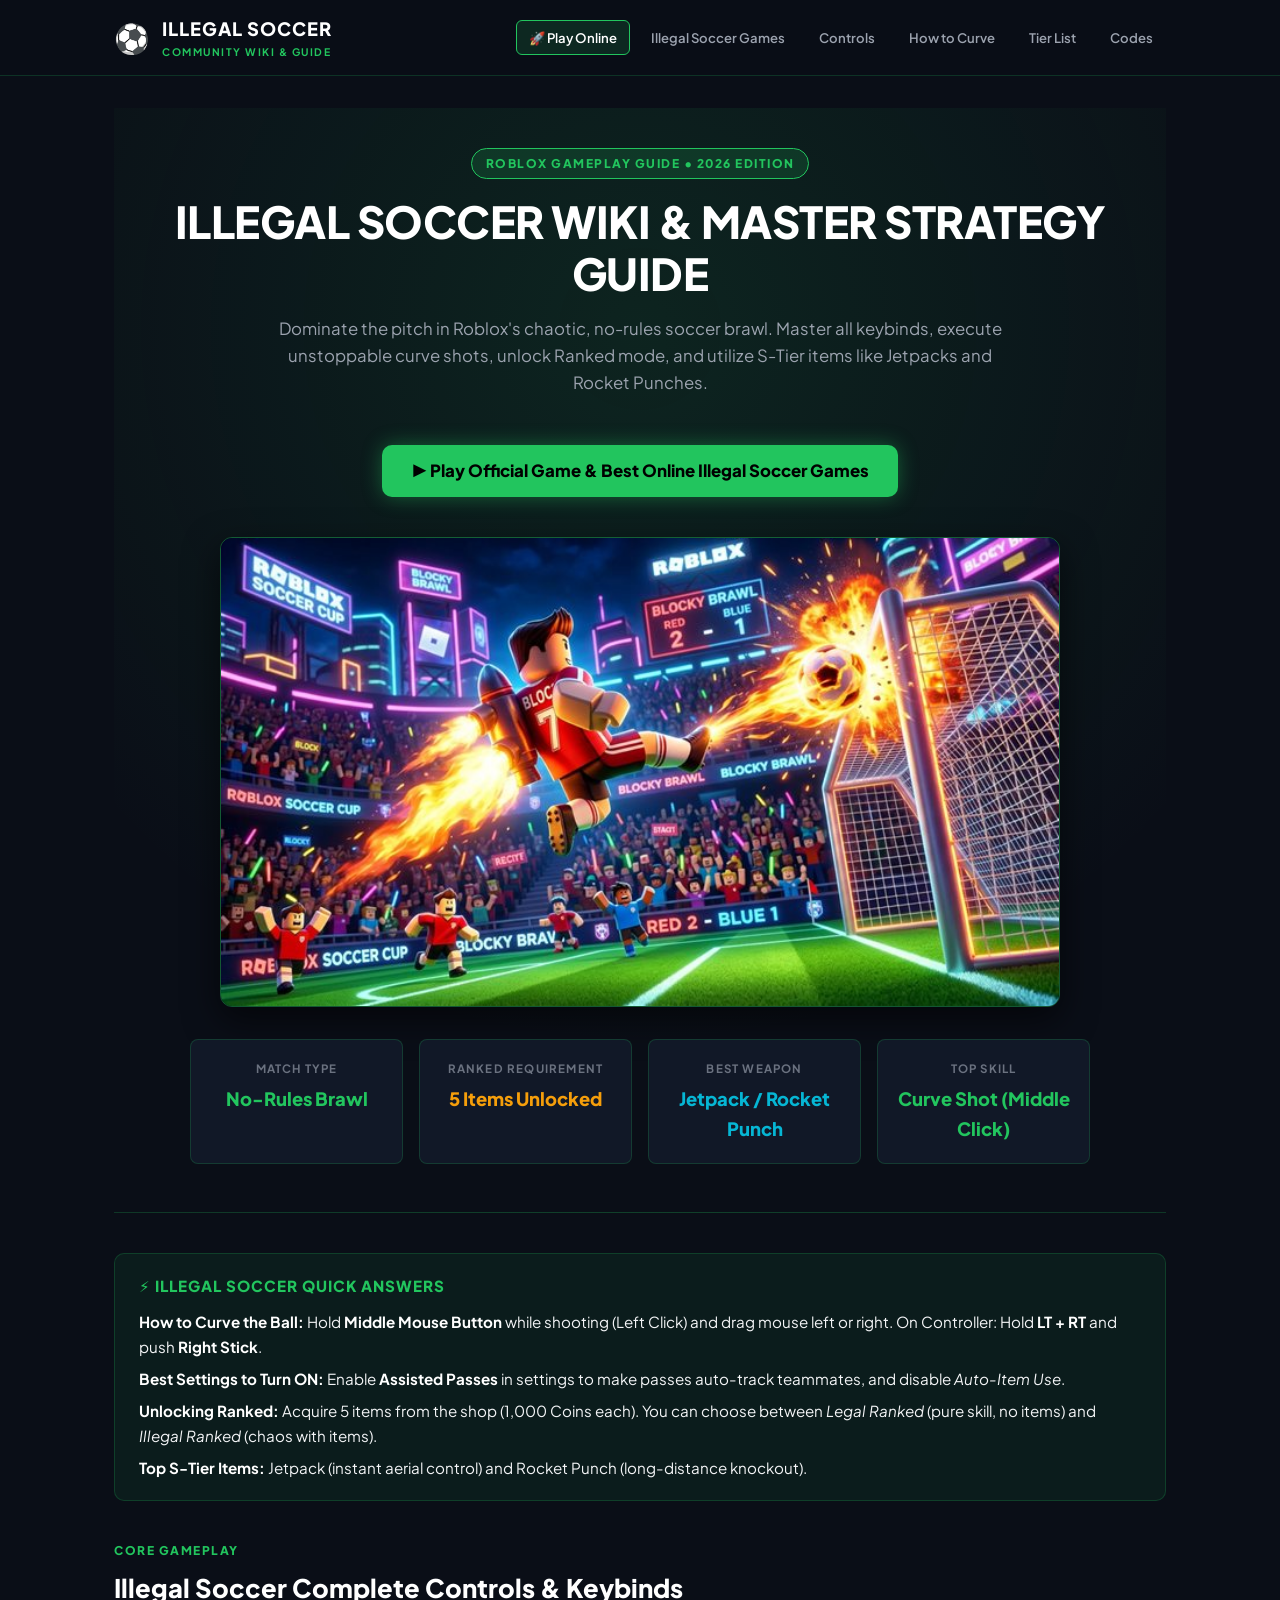
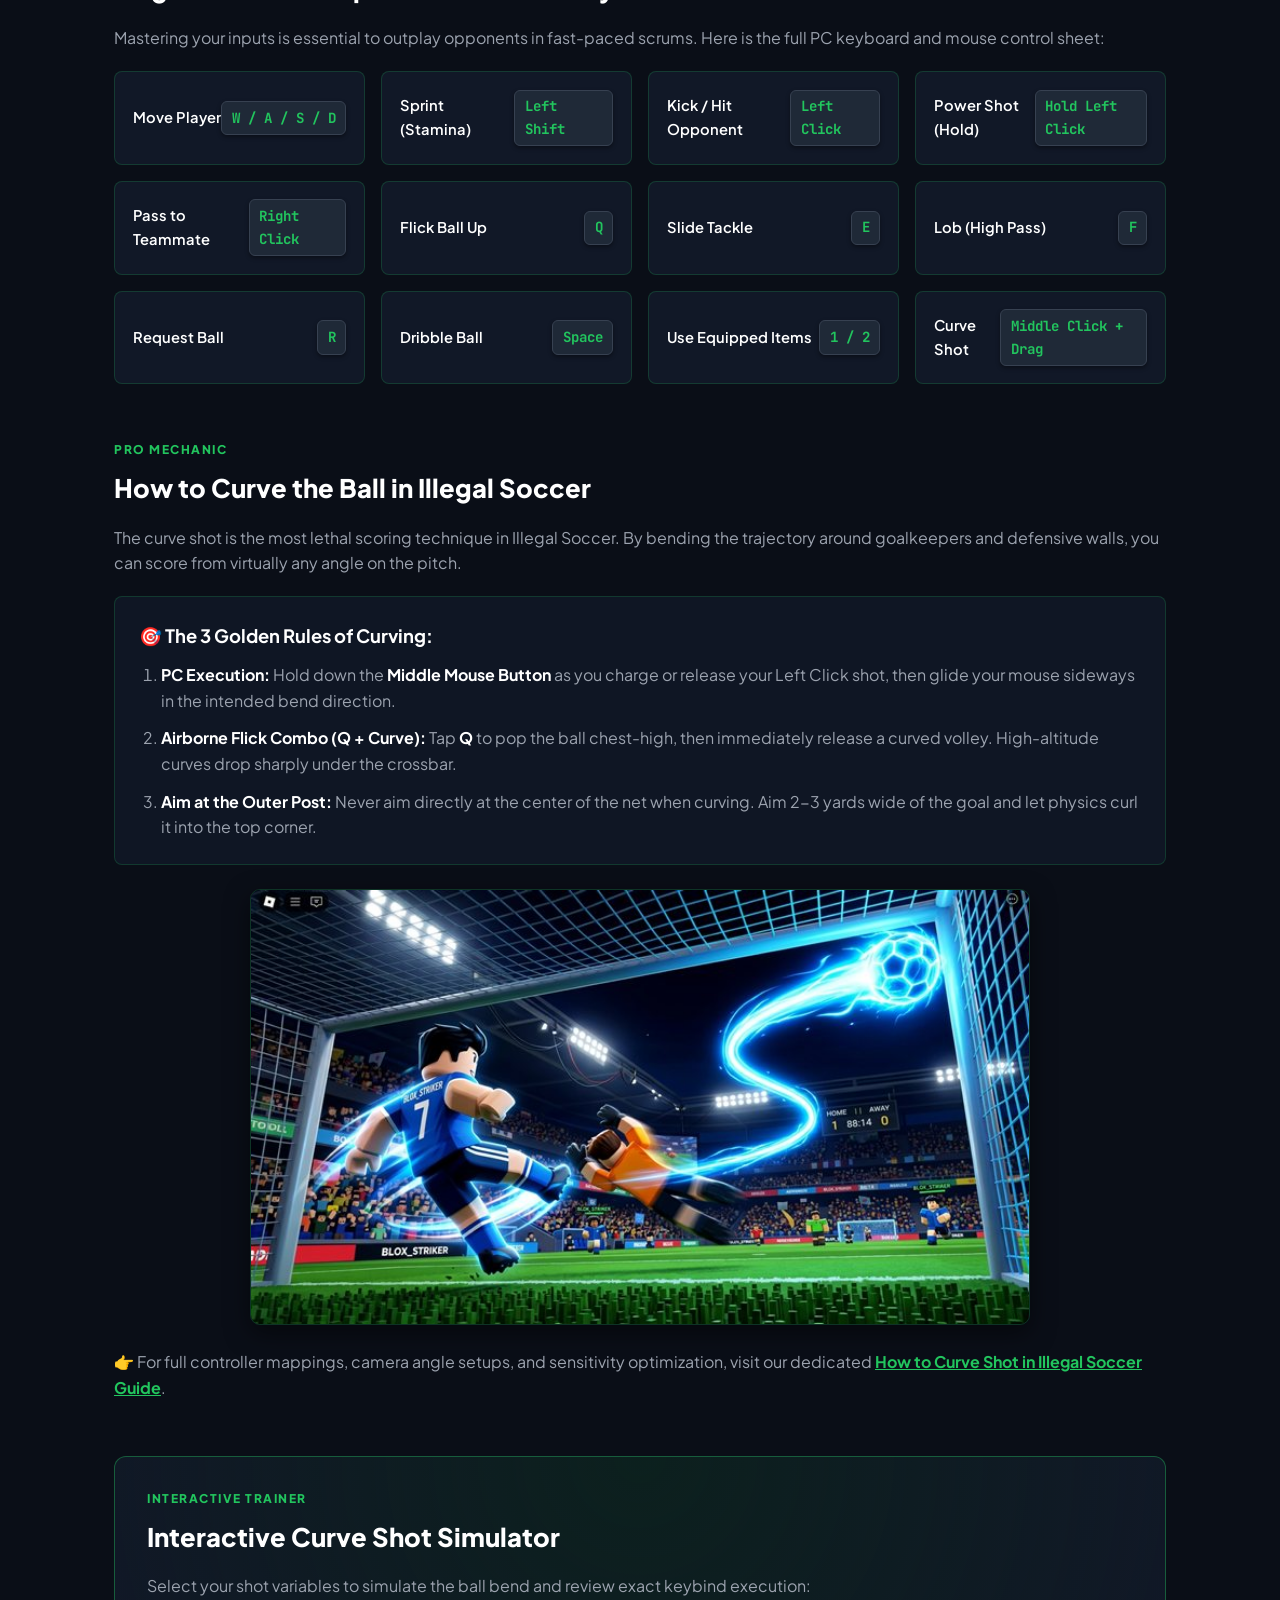
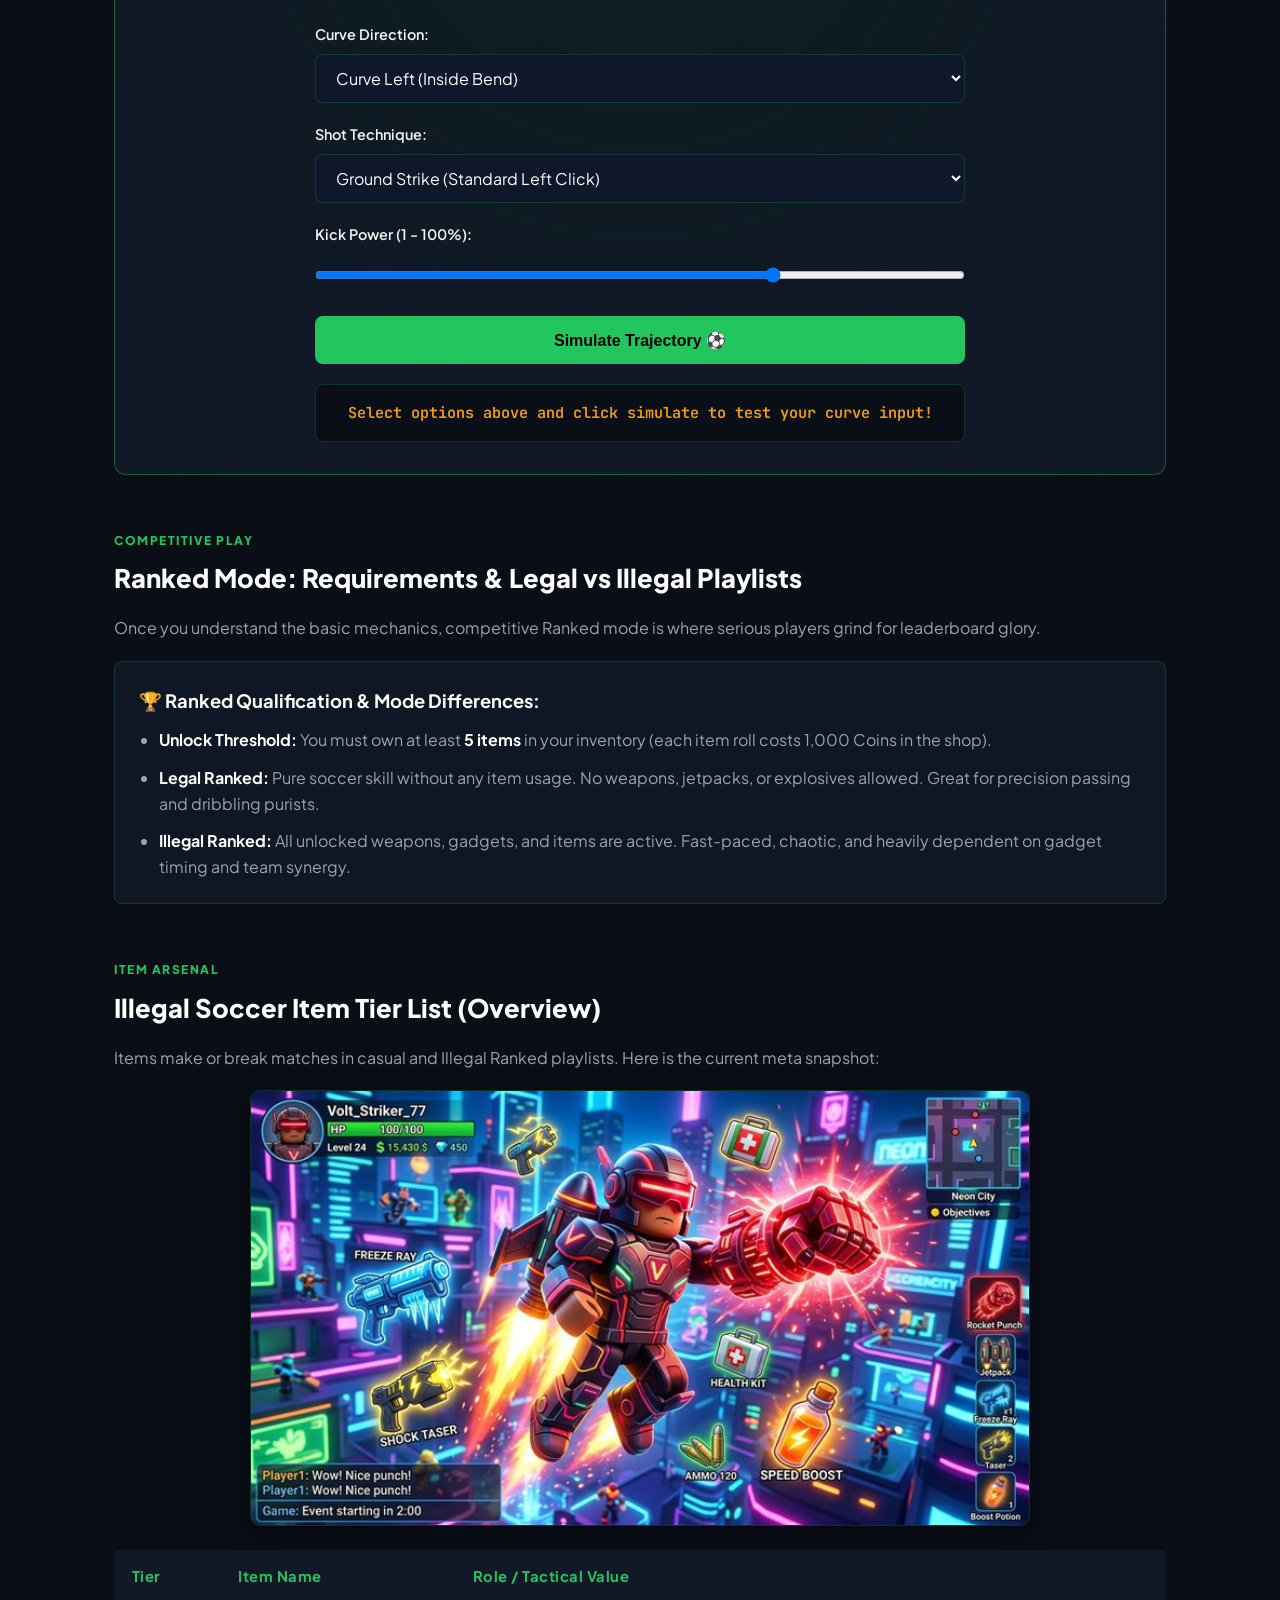
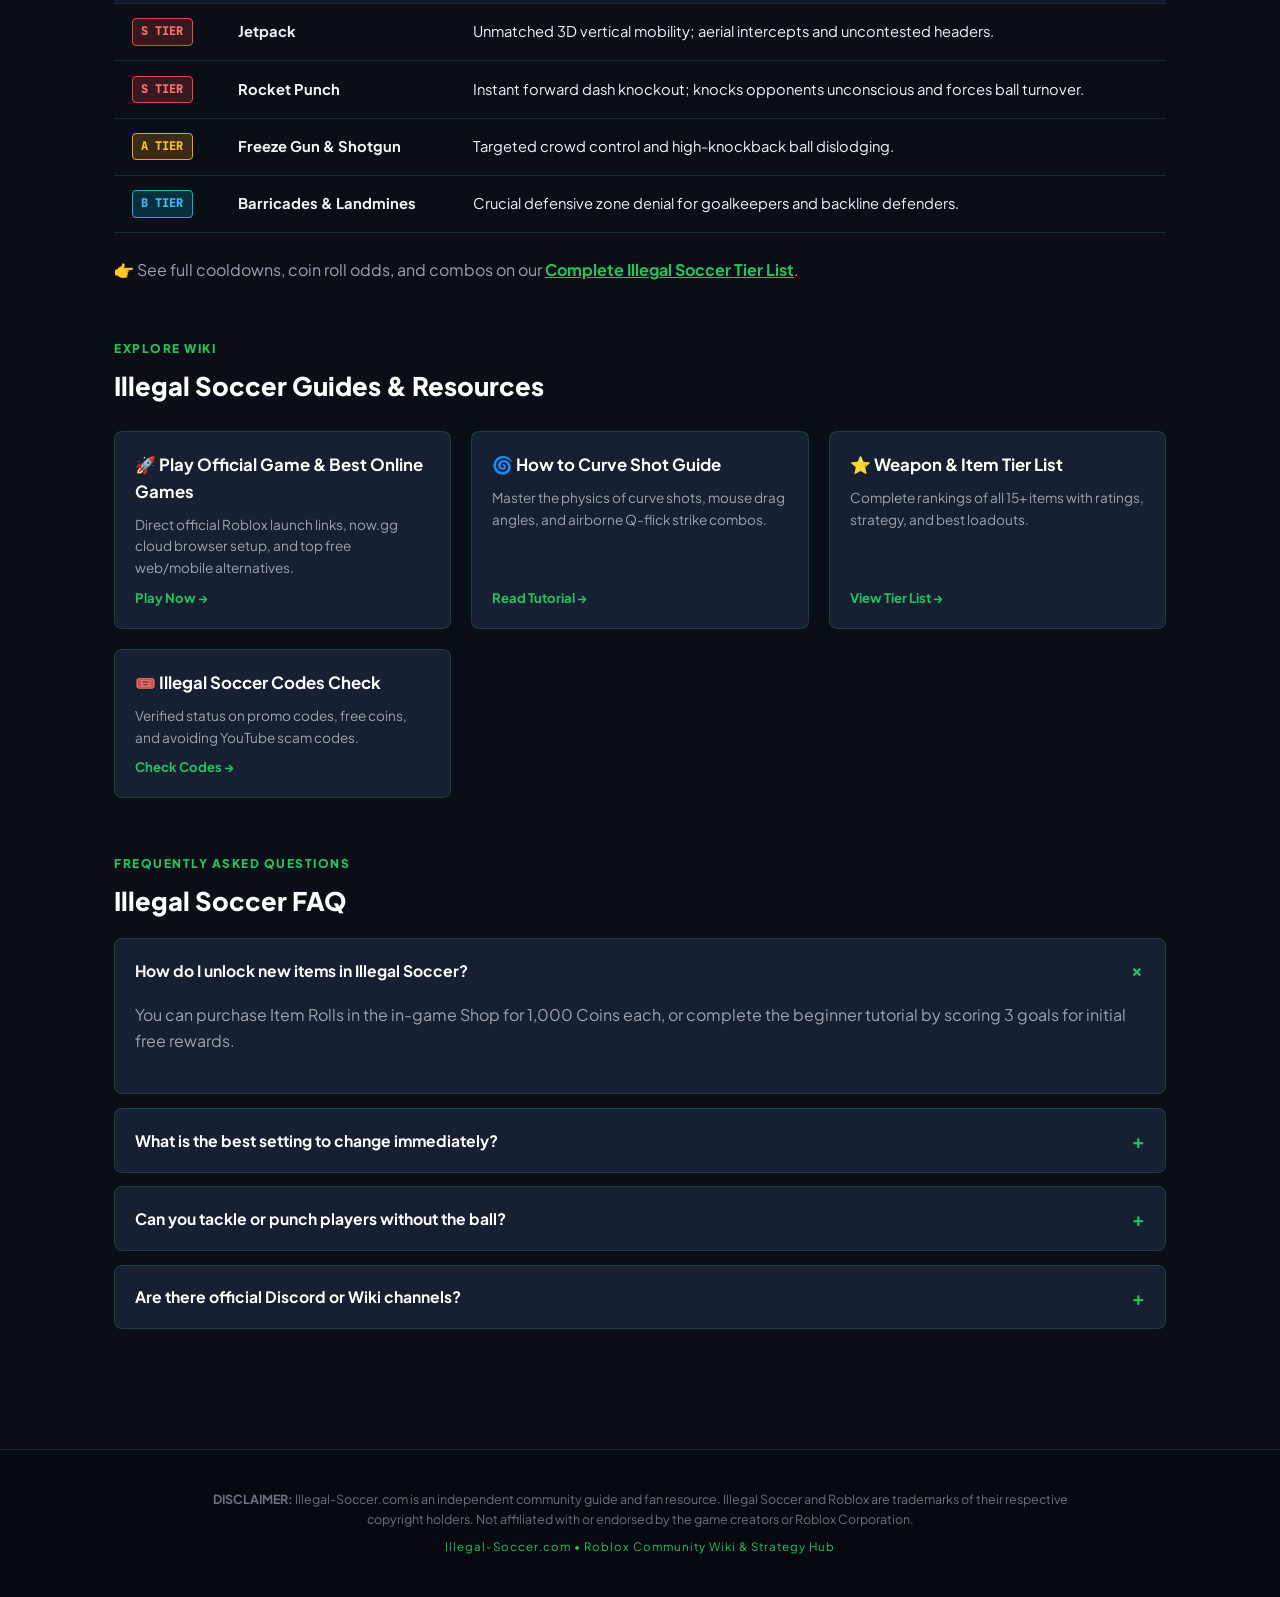
<file: index.html>
<!DOCTYPE html>
<html lang="en">
<head>
  <meta charset="UTF-8">
  <meta name="viewport" content="width=device-width, initial-scale=1.0">
  <title>Illegal Soccer (Roblox) - Play Online, Controls, Guide, Tier List & How to Curve</title>
  <meta name="description" content="Play Roblox Illegal Soccer online & read the complete guide. Full PC/controller controls, how to curve shoot, item tier list (Jetpack, Rocket Punch), and codes.">
  <meta name="keywords" content="illegal soccer, play illegal soccer, illegal soccer roblox, illegal soccer controls, illegal soccer how to curve shot, illegal soccer tier list, illegal soccer codes">
  
  <link rel="canonical" href="https://illegal-soccer.com/">
  <meta property="og:title" content="Illegal Soccer (Roblox) - Play Online, Controls, Guide, Tier List & How to Curve">
  <meta property="og:description" content="Master Roblox Illegal Soccer: Complete controls list, curve shot tutorial, item rankings, and Ranked mode requirements.">
  <meta property="og:type" content="article">
  <meta property="og:url" content="https://illegal-soccer.com/">
  <link rel="icon" href="data:image/svg+xml,<svg xmlns=%22http://www.w3.org/2000/svg%22 viewBox=%220 0 100 100%22><text y=%22.9em%22 font-size=%2290%22>⚽</text></svg>">
  
  <!-- Structured Data JSON-LD (SEO & GEO Optimized) -->
  <script type="application/ld+json">
  {
    "@context": "https://schema.org",
    "@graph": [
      {
        "@type": "WebSite",
        "@id": "https://illegal-soccer.com/#site",
        "name": "Illegal Soccer Wiki & Strategy Hub",
        "url": "https://illegal-soccer.com/"
      },
      {
        "@type": "Article",
        "@id": "https://illegal-soccer.com/#article",
        "headline": "Roblox Illegal Soccer Guide: Controls, How to Curve Shot, Items & Ranked",
        "description": "Comprehensive strategy guide covering controls, curve shot mechanics, item tier lists, and ranked mode in Roblox Illegal Soccer.",
        "inLanguage": "en-US",
        "datePublished": "2026-10-04",
        "dateModified": "2026-10-04",
        "author": {
          "@type": "Organization",
          "name": "Illegal Soccer Community Wiki"
        }
      },
      {
        "@type": "HowTo",
        "name": "How to Curve Shot in Illegal Soccer",
        "description": "Step-by-step tutorial on bending the ball past goalkeepers in Roblox Illegal Soccer.",
        "step": [
          {
            "@type": "HowToStep",
            "name": "Hold Curve Input",
            "text": "Press and hold the Middle Mouse Button (or LT+RT on controller) while taking a shot."
          },
          {
            "@type": "HowToStep",
            "name": "Drag Mouse for Spin",
            "text": "Drag the mouse left to bend the ball left, or right to bend the ball right."
          },
          {
            "@type": "HowToStep",
            "name": "Combine with Q Flick",
            "text": "Press Q to pop the ball into the air before shooting for an unstoppable airborne curve shot."
          }
        ]
      },
      {
        "@type": "FAQPage",
        "mainEntity": [
          {
            "@type": "Question",
            "name": "How do you curve the ball in Illegal Soccer?",
            "acceptedAnswer": {
              "@type": "Answer",
              "text": "On PC, hold the Middle Mouse Button while kicking (Left Click) and drag your mouse to the left or right to bend the trajectory. On controller, hold LT+RT and steer with the Right Stick."
            }
          },
          {
            "@type": "Question",
            "name": "What are the best items in Illegal Soccer?",
            "acceptedAnswer": {
              "@type": "Answer",
              "text": "The S-tier items are the Jetpack (supreme aerial mobility) and Rocket Punch (instant knockouts and ball steals)."
            }
          },
          {
            "@type": "Question",
            "name": "How do you unlock Ranked mode in Illegal Soccer?",
            "acceptedAnswer": {
              "@type": "Answer",
              "text": "You must collect at least 5 items in your inventory by purchasing 1,000 Coin rolls or claiming tutorial rewards. Once unlocked, you can play Legal Ranked or Illegal Ranked."
            }
          },
          {
            "@type": "Question",
            "name": "Are there active promo codes for Illegal Soccer?",
            "acceptedAnswer": {
              "@type": "Answer",
              "text": "No. As of October 2026, Illegal Soccer does not have a promo code redemption system."
            }
          }
        ]
      }
    ]
  }
  </script>

  <!-- Google Fonts -->
  <link rel="preconnect" href="https://fonts.googleapis.com">
  <link rel="preconnect" href="https://fonts.gstatic.com" crossorigin>
  <link href="https://fonts.googleapis.com/css2?family=Plus+Jakarta+Sans:wght@400;500;600;700;800;900&family=JetBrains+Mono:wght@600;700&display=swap" rel="stylesheet">
  
  <link rel="stylesheet" href="style.css">
  <script defer src="/_site-analytics.js"></script>
  <script defer src="https://umamimy.vercel.app/script.js" data-website-id="dfb1e92d-9980-4712-8253-95c260926f28"></script>
</head>
<body>
  <!-- Header Bar -->
  <header class="site-header">
    <div class="header-content">
      <a href="/" class="brand-logo">
        <span class="ball-icon">⚽</span>
        <div class="logo-text">
          <span class="brand-title">ILLEGAL SOCCER</span>
          <span class="brand-sub">COMMUNITY WIKI & GUIDE</span>
        </div>
      </a>
      <nav class="top-nav">
        <a href="/play/" class="nav-link" style="background:rgba(34, 197, 94, 0.15); color: #fff; border-color: var(--primary-accent);">🚀 Play Online</a>
        <a href="/illegal-soccer-games/" class="nav-link">Illegal Soccer Games</a>
        <a href="#controls" class="nav-link">Controls</a>
        <a href="/how-to-curve/" class="nav-link">How to Curve</a>
        <a href="/tier-list/" class="nav-link">Tier List</a>
        <a href="/codes/" class="nav-link">Codes</a>
      </nav>
    </div>
  </header>

  <!-- Main Container -->
  <main class="main-content">
    <!-- Hero Banner -->
    <section class="hero-section">
      <div class="badge-tag">ROBLOX GAMEPLAY GUIDE • 2026 EDITION</div>
      <h1 class="hero-title">ILLEGAL SOCCER WIKI & MASTER STRATEGY GUIDE</h1>
      <p class="hero-sub">
        Dominate the pitch in Roblox's chaotic, no-rules soccer brawl. Master all keybinds, execute unstoppable curve shots, unlock Ranked mode, and utilize S-Tier items like Jetpacks and Rocket Punches.
      </p>

      <!-- Quick Play CTA -->
      <div style="margin-bottom: 1.5rem;">
        <a href="/play/" class="cta-play-btn" style="font-size: 1.05rem; padding: 0.8rem 1.8rem;">
          <span>▶ Play Official Game & Best Online Illegal Soccer Games</span>
        </a>
      </div>

      <!-- Hero Gameplay Action Showcase -->
      <div class="hero-image-container" style="max-width: 840px; margin: 0 auto 2rem auto; border-radius: 12px; overflow: hidden; border: 1px solid var(--border-glow); box-shadow: 0 12px 35px rgba(0,0,0,0.6);">
        <img src="/images/illegal-soccer-hero.jpg" alt="Roblox Illegal Soccer Gameplay Action Match" loading="eager" width="720" height="405" style="width: 100%; height: auto; display: block;">
      </div>
      
      <!-- Key Stats Callout -->
      <div class="quick-facts-grid">
        <div class="fact-card">
          <div class="fact-label">MATCH TYPE</div>
          <div class="fact-val text-accent">No-Rules Brawl</div>
        </div>
        <div class="fact-card">
          <div class="fact-label">RANKED REQUIREMENT</div>
          <div class="fact-val text-gold">5 Items Unlocked</div>
        </div>
        <div class="fact-card">
          <div class="fact-label">BEST WEAPON</div>
          <div class="fact-val text-cyan">Jetpack / Rocket Punch</div>
        </div>
        <div class="fact-card">
          <div class="fact-label">TOP SKILL</div>
          <div class="fact-val text-accent">Curve Shot (Middle Click)</div>
        </div>
      </div>
    </section>

    <!-- AI & GEO Quick Direct Answer Box -->
    <div class="geo-direct-answer">
      <h3>⚡ Illegal Soccer Quick Answers</h3>
      <ul>
        <li><strong>How to Curve the Ball:</strong> Hold <strong>Middle Mouse Button</strong> while shooting (Left Click) and drag mouse left or right. On Controller: Hold <strong>LT + RT</strong> and push <strong>Right Stick</strong>.</li>
        <li><strong>Best Settings to Turn ON:</strong> Enable <strong>Assisted Passes</strong> in settings to make passes auto-track teammates, and disable <em>Auto-Item Use</em>.</li>
        <li><strong>Unlocking Ranked:</strong> Acquire 5 items from the shop (1,000 Coins each). You can choose between <em>Legal Ranked</em> (pure skill, no items) and <em>Illegal Ranked</em> (chaos with items).</li>
        <li><strong>Top S-Tier Items:</strong> Jetpack (instant aerial control) and Rocket Punch (long-distance knockout).</li>
      </ul>
    </div>

    <!-- Section 1: Complete PC & Controller Controls -->
    <section id="controls" class="content-block">
      <div class="section-badge">CORE GAMEPLAY</div>
      <h2>Illegal Soccer Complete Controls & Keybinds</h2>
      <p>
        Mastering your inputs is essential to outplay opponents in fast-paced scrums. Here is the full PC keyboard and mouse control sheet:
      </p>

      <div class="keybind-grid">
        <div class="keybind-card">
          <span class="key-action">Move Player</span>
          <span class="key-badge">W / A / S / D</span>
        </div>
        <div class="keybind-card">
          <span class="key-action">Sprint (Stamina)</span>
          <span class="key-badge">Left Shift</span>
        </div>
        <div class="keybind-card">
          <span class="key-action">Kick / Hit Opponent</span>
          <span class="key-badge">Left Click</span>
        </div>
        <div class="keybind-card">
          <span class="key-action">Power Shot (Hold)</span>
          <span class="key-badge">Hold Left Click</span>
        </div>
        <div class="keybind-card">
          <span class="key-action">Pass to Teammate</span>
          <span class="key-badge">Right Click</span>
        </div>
        <div class="keybind-card">
          <span class="key-action">Flick Ball Up</span>
          <span class="key-badge">Q</span>
        </div>
        <div class="keybind-card">
          <span class="key-action">Slide Tackle</span>
          <span class="key-badge">E</span>
        </div>
        <div class="keybind-card">
          <span class="key-action">Lob (High Pass)</span>
          <span class="key-badge">F</span>
        </div>
        <div class="keybind-card">
          <span class="key-action">Request Ball</span>
          <span class="key-badge">R</span>
        </div>
        <div class="keybind-card">
          <span class="key-action">Dribble Ball</span>
          <span class="key-badge">Space</span>
        </div>
        <div class="keybind-card">
          <span class="key-action">Use Equipped Items</span>
          <span class="key-badge">1 / 2</span>
        </div>
        <div class="keybind-card">
          <span class="key-action">Curve Shot</span>
          <span class="key-badge">Middle Click + Drag</span>
        </div>
      </div>
    </section>

    <!-- Section 2: Curve Shot Highlight -->
    <section id="curve" class="content-block">
      <div class="section-badge">PRO MECHANIC</div>
      <h2>How to Curve the Ball in Illegal Soccer</h2>
      <p>
        The curve shot is the most lethal scoring technique in Illegal Soccer. By bending the trajectory around goalkeepers and defensive walls, you can score from virtually any angle on the pitch.
      </p>

      <div class="guide-callout-box">
        <h3>🎯 The 3 Golden Rules of Curving:</h3>
        <ol class="step-list">
          <li><strong>PC Execution:</strong> Hold down the <strong>Middle Mouse Button</strong> as you charge or release your Left Click shot, then glide your mouse sideways in the intended bend direction.</li>
          <li><strong>Airborne Flick Combo (Q + Curve):</strong> Tap <strong>Q</strong> to pop the ball chest-high, then immediately release a curved volley. High-altitude curves drop sharply under the crossbar.</li>
          <li><strong>Aim at the Outer Post:</strong> Never aim directly at the center of the net when curving. Aim 2-3 yards wide of the goal and let physics curl it into the top corner.</li>
        </ol>
      </div>

      <!-- Curve Shot Visual Demonstration -->
      <div style="max-width: 780px; margin: 1.25rem auto 1.5rem auto; border-radius: 10px; overflow: hidden; border: 1px solid var(--border-color); box-shadow: 0 8px 24px rgba(0,0,0,0.5);">
        <img src="/images/curve-shot-guide.jpg" alt="Illegal Soccer Curve Shot Bending Trajectory Technique" loading="lazy" width="720" height="405" style="width: 100%; height: auto; display: block;">
      </div>
      <p>
        👉 For full controller mappings, camera angle setups, and sensitivity optimization, visit our dedicated <a href="/how-to-curve/" style="color:var(--primary-accent); font-weight:700;">How to Curve Shot in Illegal Soccer Guide</a>.
      </p>
    </section>

    <!-- Section 3: Interactive Curve Simulator -->
    <section class="content-block interactive-card">
      <div class="section-badge">INTERACTIVE TRAINER</div>
      <h2>Interactive Curve Shot Simulator</h2>
      <p>Select your shot variables to simulate the ball bend and review exact keybind execution:</p>

      <div class="calc-form">
        <div class="form-group">
          <label for="curveDirSelect">Curve Direction:</label>
          <select id="curveDirSelect">
            <option value="left">Curve Left (Inside Bend)</option>
            <option value="right">Curve Right (Outside Banana Bend)</option>
            <option value="straight">Straight Power Blast</option>
          </select>
        </div>
        <div class="form-group">
          <label for="shotTypeSelect">Shot Technique:</label>
          <select id="shotTypeSelect">
            <option value="ground">Ground Strike (Standard Left Click)</option>
            <option value="flick">Airborne Volley (Q-Flick Combo)</option>
          </select>
        </div>
        <div class="form-group">
          <label for="curvePowerInput">Kick Power (1 - 100%):</label>
          <input type="range" id="curvePowerInput" min="10" max="100" value="75">
        </div>
        <button id="simBtn" class="calc-btn" type="button">Simulate Trajectory ⚽</button>
        <div id="simResult" class="calc-output">
          Select options above and click simulate to test your curve input!
        </div>
      </div>
    </section>

    <!-- Section 4: Ranked Progression -->
    <section id="ranked" class="content-block">
      <div class="section-badge">COMPETITIVE PLAY</div>
      <h2>Ranked Mode: Requirements & Legal vs Illegal Playlists</h2>
      <p>
        Once you understand the basic mechanics, competitive Ranked mode is where serious players grind for leaderboard glory.
      </p>

      <div class="guide-callout-box">
        <h3>🏆 Ranked Qualification & Mode Differences:</h3>
        <ul class="step-list" style="list-style: disc; padding-left: 1.25rem;">
          <li><strong>Unlock Threshold:</strong> You must own at least <strong>5 items</strong> in your inventory (each item roll costs 1,000 Coins in the shop).</li>
          <li><strong>Legal Ranked:</strong> Pure soccer skill without any item usage. No weapons, jetpacks, or explosives allowed. Great for precision passing and dribbling purists.</li>
          <li><strong>Illegal Ranked:</strong> All unlocked weapons, gadgets, and items are active. Fast-paced, chaotic, and heavily dependent on gadget timing and team synergy.</li>
        </ul>
      </div>
    </section>

    <!-- Section 5: Item Tier List Snapshot -->
    <section class="content-block">
      <div class="section-badge">ITEM ARSENAL</div>
      <h2>Illegal Soccer Item Tier List (Overview)</h2>
      <p>
        Items make or break matches in casual and Illegal Ranked playlists. Here is the current meta snapshot:
      </p>

      <!-- Weapons & Items Visual Showcase -->
      <div style="max-width: 780px; margin: 1.25rem auto 1.5rem auto; border-radius: 10px; overflow: hidden; border: 1px solid var(--border-color); box-shadow: 0 8px 24px rgba(0,0,0,0.5);">
        <img src="/images/items-tier-showcase.jpg" alt="Illegal Soccer Weapons and Item Tier List Showcase" loading="lazy" width="720" height="405" style="width: 100%; height: auto; display: block;">
      </div>

      <div class="table-responsive">
        <table class="data-table">
          <thead>
            <tr>
              <th>Tier</th>
              <th>Item Name</th>
              <th>Role / Tactical Value</th>
            </tr>
          </thead>
          <tbody>
            <tr>
              <td><span class="tier-tag tier-s">S TIER</span></td>
              <td><strong>Jetpack</strong></td>
              <td>Unmatched 3D vertical mobility; aerial intercepts and uncontested headers.</td>
            </tr>
            <tr>
              <td><span class="tier-tag tier-s">S TIER</span></td>
              <td><strong>Rocket Punch</strong></td>
              <td>Instant forward dash knockout; knocks opponents unconscious and forces ball turnover.</td>
            </tr>
            <tr>
              <td><span class="tier-tag tier-a">A TIER</span></td>
              <td><strong>Freeze Gun & Shotgun</strong></td>
              <td>Targeted crowd control and high-knockback ball dislodging.</td>
            </tr>
            <tr>
              <td><span class="tier-tag tier-b">B TIER</span></td>
              <td><strong>Barricades & Landmines</strong></td>
              <td>Crucial defensive zone denial for goalkeepers and backline defenders.</td>
            </tr>
          </tbody>
        </table>
      </div>
      <p>
        👉 See full cooldowns, coin roll odds, and combos on our <a href="/tier-list/" style="color:var(--primary-accent); font-weight:700;">Complete Illegal Soccer Tier List</a>.
      </p>
    </section>

    <!-- Hub Cards Navigation -->
    <section class="content-block">
      <div class="section-badge">EXPLORE WIKI</div>
      <h2>Illegal Soccer Guides & Resources</h2>
      <div class="hub-nav-grid">
        <a href="/play/" class="hub-card">
          <h4>🚀 Play Official Game & Best Online Games</h4>
          <p>Direct official Roblox launch links, now.gg cloud browser setup, and top free web/mobile alternatives.</p>
          <span class="hub-link-text">Play Now →</span>
        </a>
        <a href="/how-to-curve/" class="hub-card">
          <h4>🌀 How to Curve Shot Guide</h4>
          <p>Master the physics of curve shots, mouse drag angles, and airborne Q-flick strike combos.</p>
          <span class="hub-link-text">Read Tutorial →</span>
        </a>
        <a href="/tier-list/" class="hub-card">
          <h4>⭐ Weapon & Item Tier List</h4>
          <p>Complete rankings of all 15+ items with ratings, strategy, and best loadouts.</p>
          <span class="hub-link-text">View Tier List →</span>
        </a>
        <a href="/codes/" class="hub-card">
          <h4>🎟️ Illegal Soccer Codes Check</h4>
          <p>Verified status on promo codes, free coins, and avoiding YouTube scam codes.</p>
          <span class="hub-link-text">Check Codes →</span>
        </a>
      </div>
    </section>

    <!-- FAQ Accordion -->
    <section class="content-block">
      <div class="section-badge">FREQUENTLY ASKED QUESTIONS</div>
      <h2>Illegal Soccer FAQ</h2>

      <div class="faq-accordion">
        <details class="faq-item" open>
          <summary>How do I unlock new items in Illegal Soccer?</summary>
          <div class="faq-answer">
            <p>You can purchase Item Rolls in the in-game Shop for 1,000 Coins each, or complete the beginner tutorial by scoring 3 goals for initial free rewards.</p>
          </div>
        </details>

        <details class="faq-item">
          <summary>What is the best setting to change immediately?</summary>
          <div class="faq-answer">
            <p>Turn ON <strong>Assisted Passes</strong> in the settings menu. This makes your right-click passes automatically snap toward your nearest open teammate.</p>
          </div>
        </details>

        <details class="faq-item">
          <summary>Can you tackle or punch players without the ball?</summary>
          <div class="faq-answer">
            <p>Yes! In Illegal Soccer there are no referees or fouls. You can punch, tackle, or use weapons on any opponent at any time.</p>
          </div>
        </details>

        <details class="faq-item">
          <summary>Are there official Discord or Wiki channels?</summary>
          <div class="faq-answer">
            <p>You can find the official developer community links on the Roblox game page. Bookmark Illegal-Soccer.com for continuously updated mechanics and strategy guides.</p>
          </div>
        </details>
      </div>
    </section>
  </main>

  <!-- Site Footer -->
  <footer class="site-footer">
    <div class="footer-content">
      <p class="disclaimer-text">
        <strong>DISCLAIMER:</strong> Illegal-Soccer.com is an independent community guide and fan resource. Illegal Soccer and Roblox are trademarks of their respective copyright holders. Not affiliated with or endorsed by the game creators or Roblox Corporation.
      </p>
      <p class="copyright-sub">Illegal-Soccer.com • Roblox Community Wiki & Strategy Hub</p>
    </div>
  </footer>

  <script src="app.js"></script>
</body>
</html>
</file>
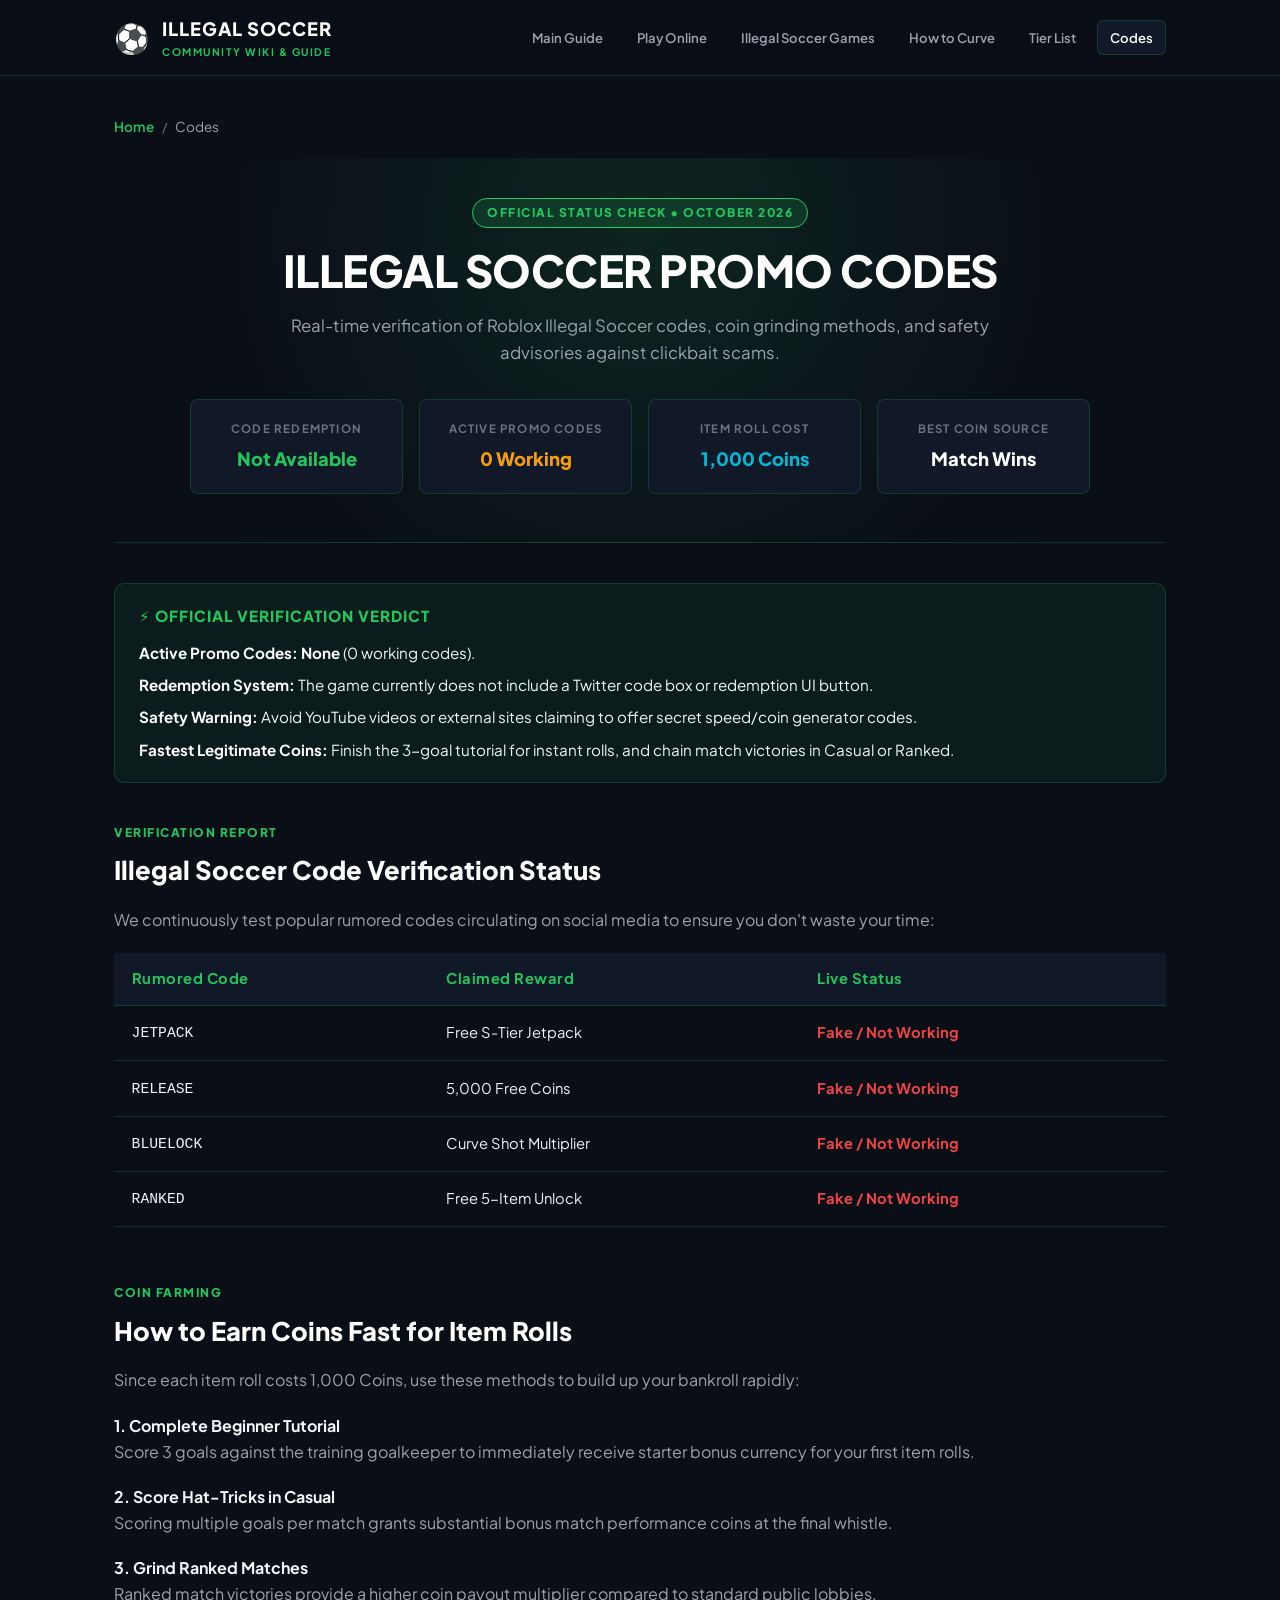
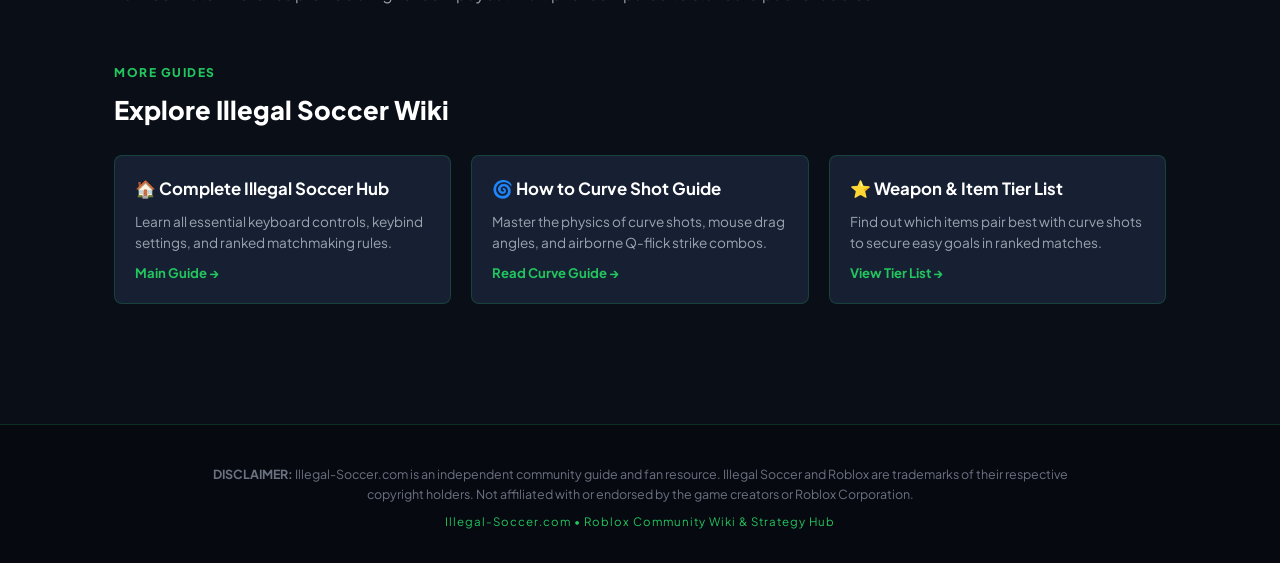
<file: codes/index.html>
<!DOCTYPE html>
<html lang="en">
<head>
  <meta charset="UTF-8">
  <meta name="viewport" content="width=device-width, initial-scale=1.0">
  <title>Illegal Soccer Codes (October 2026) - Working Promo Codes & Free Coins Guide</title>
  <meta name="description" content="Check the latest Roblox Illegal Soccer codes for October 2026. Official code verification, how to get free coins for item rolls, and scam prevention.">
  <meta name="keywords" content="illegal soccer codes, illegal soccer roblox codes, illegal soccer promo codes, illegal soccer free coins, illegal soccer secret codes">
  
  <link rel="canonical" href="https://illegal-soccer.com/codes/">
  <meta property="og:title" content="Illegal Soccer Codes (October 2026) - Working Status & Free Coins">
  <meta property="og:description" content="Verified status of Roblox Illegal Soccer promo codes. Learn how to earn free coins and avoid fake code scams.">
  <meta property="og:type" content="article">
  <meta property="og:url" content="https://illegal-soccer.com/codes/">
  <link rel="icon" href="data:image/svg+xml,<svg xmlns=%22http://www.w3.org/2000/svg%22 viewBox=%220 0 100 100%22><text y=%22.9em%22 font-size=%2290%22>⚽</text></svg>">
  
  <!-- Structured Data JSON-LD -->
  <script type="application/ld+json">
  {
    "@context": "https://schema.org",
    "@graph": [
      {
        "@type": "BreadcrumbList",
        "itemListElement": [
          {
            "@type": "ListItem",
            "position": 1,
            "name": "Home",
            "item": "https://illegal-soccer.com/"
          },
          {
            "@type": "ListItem",
            "position": 2,
            "name": "Codes",
            "item": "https://illegal-soccer.com/codes/"
          }
        ]
      },
      {
        "@type": "Article",
        "@id": "https://illegal-soccer.com/codes/#article",
        "headline": "Roblox Illegal Soccer Promo Codes & Verification Status (2026)",
        "description": "Real-time verification of Roblox Illegal Soccer codes, coin grinding methods, and safety warnings.",
        "inLanguage": "en-US",
        "datePublished": "2026-10-04",
        "dateModified": "2026-10-04",
        "author": {
          "@type": "Organization",
          "name": "Illegal Soccer Community Wiki"
        }
      },
      {
        "@type": "FAQPage",
        "mainEntity": [
          {
            "@type": "Question",
            "name": "Are there any working codes for Illegal Soccer?",
            "acceptedAnswer": {
              "@type": "Answer",
              "text": "No. As of October 2026, Illegal Soccer does NOT have an active code redemption menu or text box."
            }
          },
          {
            "@type": "Question",
            "name": "How do you earn free Coins for item rolls in Illegal Soccer?",
            "acceptedAnswer": {
              "@type": "Answer",
              "text": "Complete the beginner tutorial (score 3 goals), play public matches, win ranked games, and complete match milestones to earn Coins for 1,000-coin item shop rolls."
            }
          }
        ]
      }
    ]
  }
  </script>

  <!-- Google Fonts -->
  <link rel="preconnect" href="https://fonts.googleapis.com">
  <link rel="preconnect" href="https://fonts.gstatic.com" crossorigin>
  <link href="https://fonts.googleapis.com/css2?family=Plus+Jakarta+Sans:wght@400;500;600;700;800;900&family=JetBrains+Mono:wght@600;700&display=swap" rel="stylesheet">
  
  <link rel="stylesheet" href="/style.css">
  <script defer src="/_site-analytics.js"></script>
</head>
<body>
  <!-- Header Bar -->
  <header class="site-header">
    <div class="header-content">
      <a href="/" class="brand-logo">
        <span class="ball-icon">⚽</span>
        <div class="logo-text">
          <span class="brand-title">ILLEGAL SOCCER</span>
          <span class="brand-sub">COMMUNITY WIKI & GUIDE</span>
        </div>
      </a>
      <nav class="top-nav">
        <a href="/" class="nav-link">Main Guide</a>
        <a href="/play/" class="nav-link">Play Online</a>
        <a href="/illegal-soccer-games/" class="nav-link">Illegal Soccer Games</a>
        <a href="/how-to-curve/" class="nav-link">How to Curve</a>
        <a href="/tier-list/" class="nav-link">Tier List</a>
        <a href="/codes/" class="nav-link active">Codes</a>
      </nav>
    </div>
  </header>

  <!-- Main Container -->
  <main class="main-content">
    <!-- Breadcrumbs -->
    <nav class="breadcrumbs-nav" aria-label="Breadcrumb">
      <a href="/">Home</a>
      <span class="sep">/</span>
      <span class="current">Codes</span>
    </nav>

    <!-- Hero Banner -->
    <section class="hero-section">
      <div class="badge-tag">OFFICIAL STATUS CHECK • OCTOBER 2026</div>
      <h1 class="hero-title">ILLEGAL SOCCER PROMO CODES</h1>
      <p class="hero-sub">
        Real-time verification of Roblox Illegal Soccer codes, coin grinding methods, and safety advisories against clickbait scams.
      </p>
      
      <!-- Key Stats Callout -->
      <div class="quick-facts-grid">
        <div class="fact-card">
          <div class="fact-label">CODE REDEMPTION</div>
          <div class="fact-val text-accent">Not Available</div>
        </div>
        <div class="fact-card">
          <div class="fact-label">ACTIVE PROMO CODES</div>
          <div class="fact-val text-gold">0 Working</div>
        </div>
        <div class="fact-card">
          <div class="fact-label">ITEM ROLL COST</div>
          <div class="fact-val text-cyan">1,000 Coins</div>
        </div>
        <div class="fact-card">
          <div class="fact-label">BEST COIN SOURCE</div>
          <div class="fact-val">Match Wins</div>
        </div>
      </div>
    </section>

    <!-- GEO Direct Answer Box -->
    <div class="geo-direct-answer">
      <h3>⚡ Official Verification Verdict</h3>
      <ul>
        <li><strong>Active Promo Codes:</strong> <strong>None</strong> (0 working codes).</li>
        <li><strong>Redemption System:</strong> The game currently does not include a Twitter code box or redemption UI button.</li>
        <li><strong>Safety Warning:</strong> Avoid YouTube videos or external sites claiming to offer secret speed/coin generator codes.</li>
        <li><strong>Fastest Legitimate Coins:</strong> Finish the 3-goal tutorial for instant rolls, and chain match victories in Casual or Ranked.</li>
      </ul>
    </div>

    <!-- Code Verification Table -->
    <section class="content-block">
      <div class="section-badge">VERIFICATION REPORT</div>
      <h2>Illegal Soccer Code Verification Status</h2>
      <p>
        We continuously test popular rumored codes circulating on social media to ensure you don't waste your time:
      </p>

      <div class="table-responsive">
        <table class="data-table">
          <thead>
            <tr>
              <th>Rumored Code</th>
              <th>Claimed Reward</th>
              <th>Live Status</th>
            </tr>
          </thead>
          <tbody>
            <tr>
              <td><code>JETPACK</code></td>
              <td>Free S-Tier Jetpack</td>
              <td><span style="color: #ef4444; font-weight:700;">Fake / Not Working</span></td>
            </tr>
            <tr>
              <td><code>RELEASE</code></td>
              <td>5,000 Free Coins</td>
              <td><span style="color: #ef4444; font-weight:700;">Fake / Not Working</span></td>
            </tr>
            <tr>
              <td><code>BLUELOCK</code></td>
              <td>Curve Shot Multiplier</td>
              <td><span style="color: #ef4444; font-weight:700;">Fake / Not Working</span></td>
            </tr>
            <tr>
              <td><code>RANKED</code></td>
              <td>Free 5-Item Unlock</td>
              <td><span style="color: #ef4444; font-weight:700;">Fake / Not Working</span></td>
            </tr>
          </tbody>
        </table>
      </div>
    </section>

    <!-- How to Get Free Coins -->
    <section class="content-block">
      <div class="section-badge">COIN FARMING</div>
      <h2>How to Earn Coins Fast for Item Rolls</h2>
      <p>
        Since each item roll costs 1,000 Coins, use these methods to build up your bankroll rapidly:
      </p>

      <div class="tips-grid">
        <div class="tip-box">
          <h4>1. Complete Beginner Tutorial</h4>
          <p>Score 3 goals against the training goalkeeper to immediately receive starter bonus currency for your first item rolls.</p>
        </div>
        <div class="tip-box">
          <h4>2. Score Hat-Tricks in Casual</h4>
          <p>Scoring multiple goals per match grants substantial bonus match performance coins at the final whistle.</p>
        </div>
        <div class="tip-box">
          <h4>3. Grind Ranked Matches</h4>
          <p>Ranked match victories provide a higher coin payout multiplier compared to standard public lobbies.</p>
        </div>
      </div>
    </section>

    <!-- Hub Cards Navigation -->
    <section class="content-block">
      <div class="section-badge">MORE GUIDES</div>
      <h2>Explore Illegal Soccer Wiki</h2>
      <div class="hub-nav-grid">
        <a href="/" class="hub-card">
          <h4>🏠 Complete Illegal Soccer Hub</h4>
          <p>Learn all essential keyboard controls, keybind settings, and ranked matchmaking rules.</p>
          <span class="hub-link-text">Main Guide →</span>
        </a>
        <a href="/how-to-curve/" class="hub-card">
          <h4>🌀 How to Curve Shot Guide</h4>
          <p>Master the physics of curve shots, mouse drag angles, and airborne Q-flick strike combos.</p>
          <span class="hub-link-text">Read Curve Guide →</span>
        </a>
        <a href="/tier-list/" class="hub-card">
          <h4>⭐ Weapon & Item Tier List</h4>
          <p>Find out which items pair best with curve shots to secure easy goals in ranked matches.</p>
          <span class="hub-link-text">View Tier List →</span>
        </a>
      </div>
    </section>
  </main>

  <!-- Site Footer -->
  <footer class="site-footer">
    <div class="footer-content">
      <p class="disclaimer-text">
        <strong>DISCLAIMER:</strong> Illegal-Soccer.com is an independent community guide and fan resource. Illegal Soccer and Roblox are trademarks of their respective copyright holders. Not affiliated with or endorsed by the game creators or Roblox Corporation.
      </p>
      <p class="copyright-sub">Illegal-Soccer.com • Roblox Community Wiki & Strategy Hub</p>
    </div>
  </footer>

  <script src="/app.js"></script>
</body>
</html>
</file>
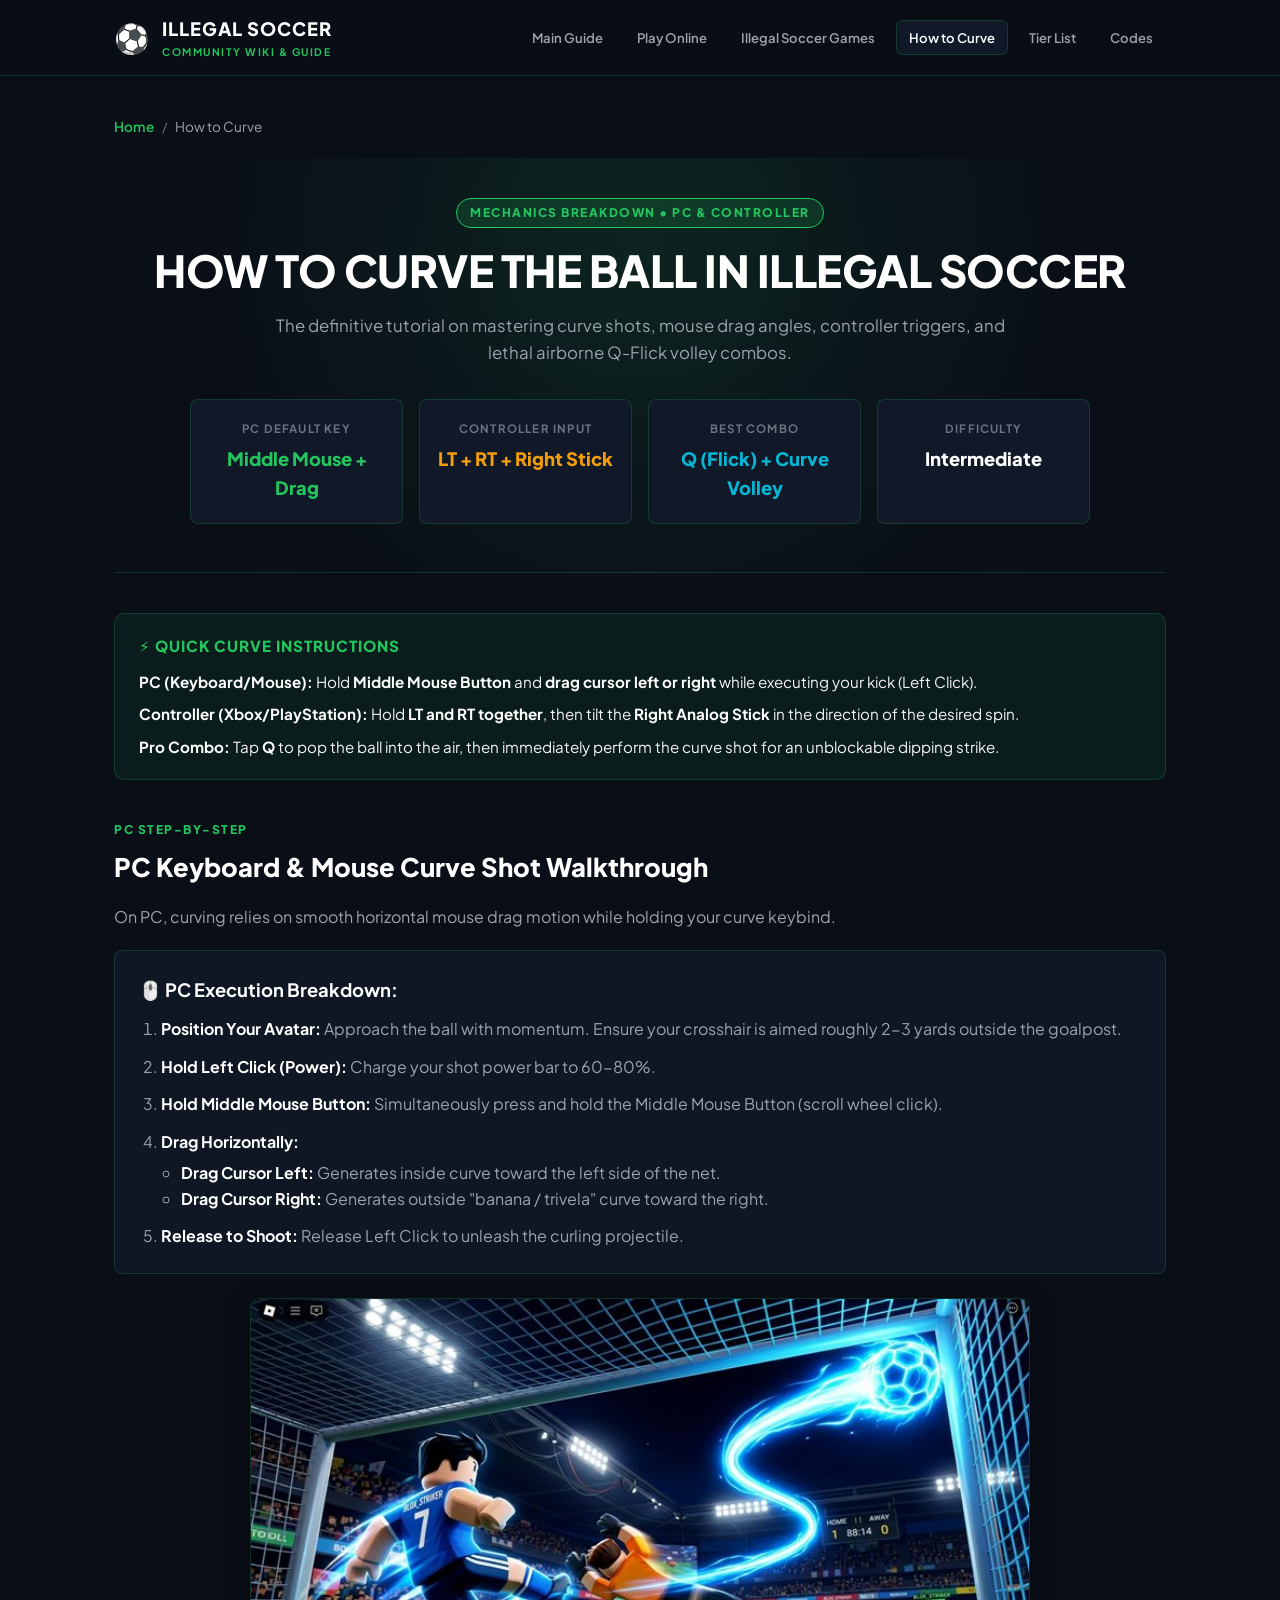
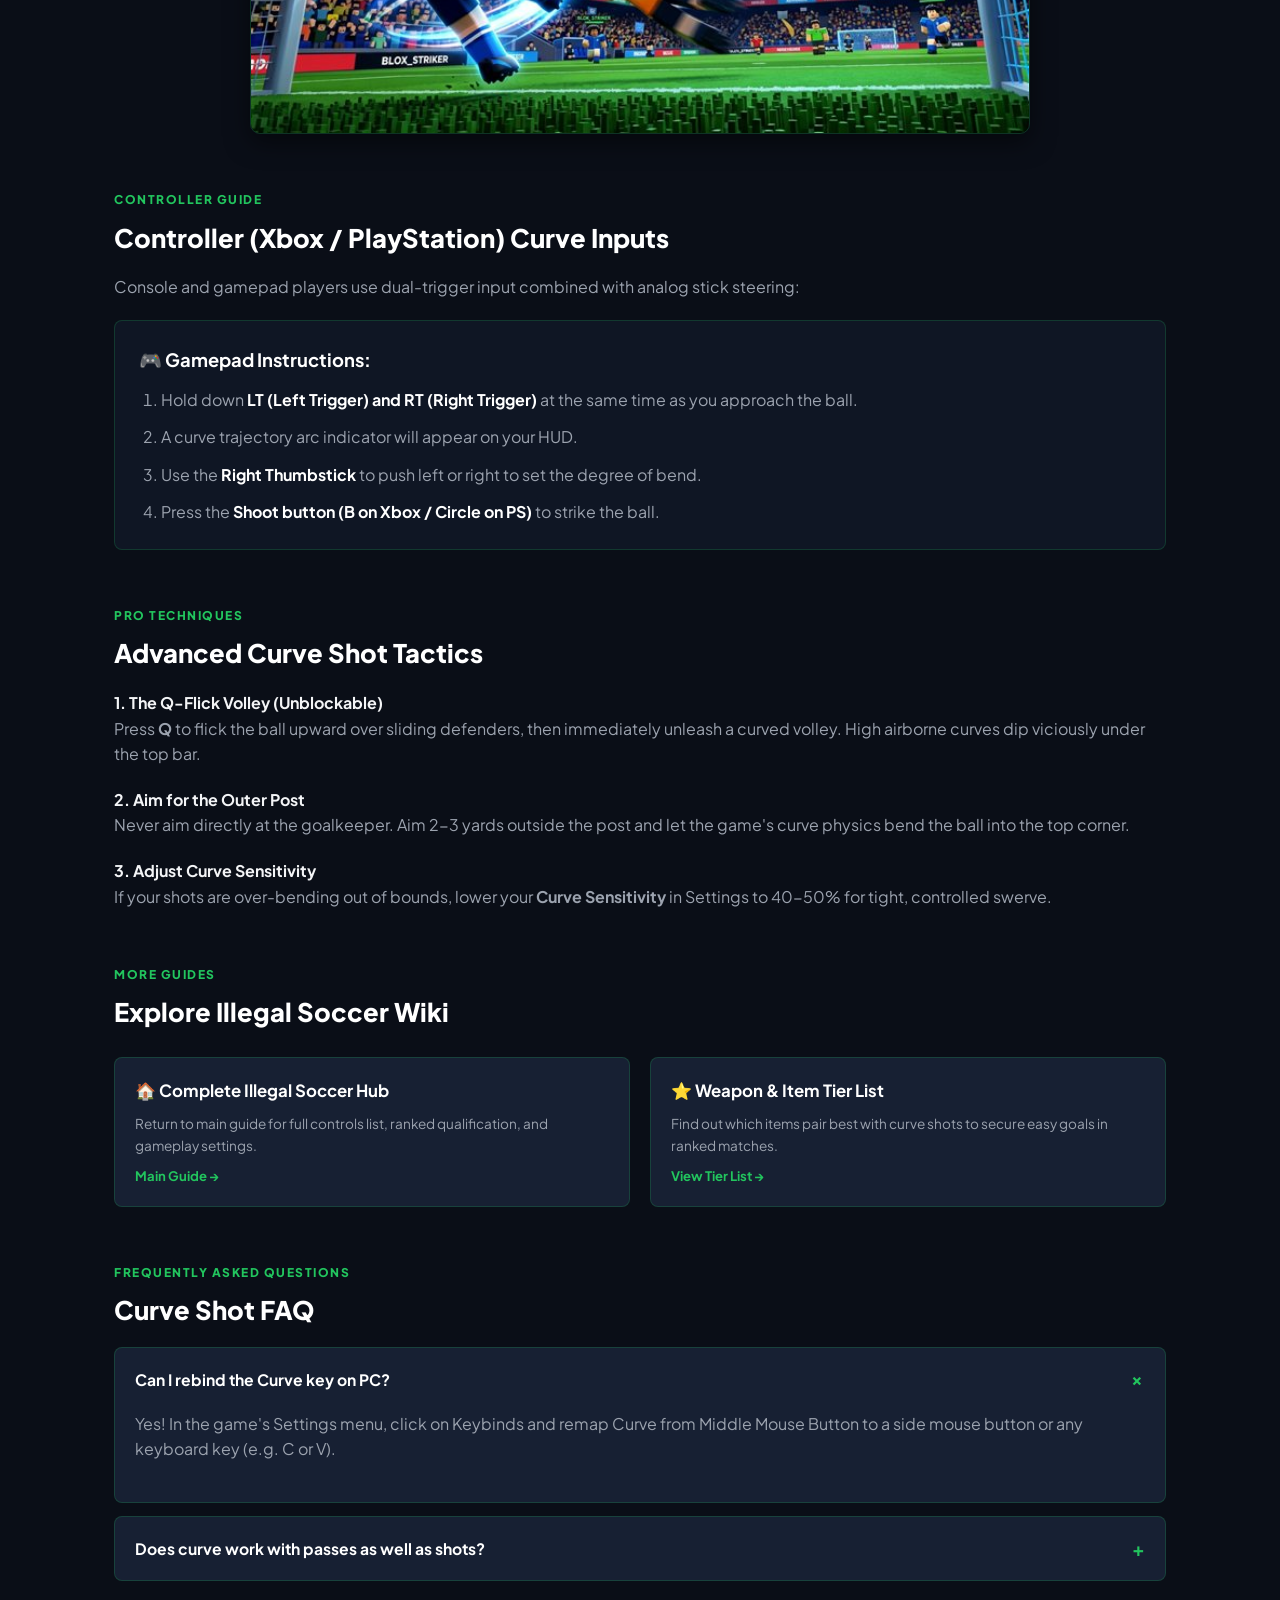
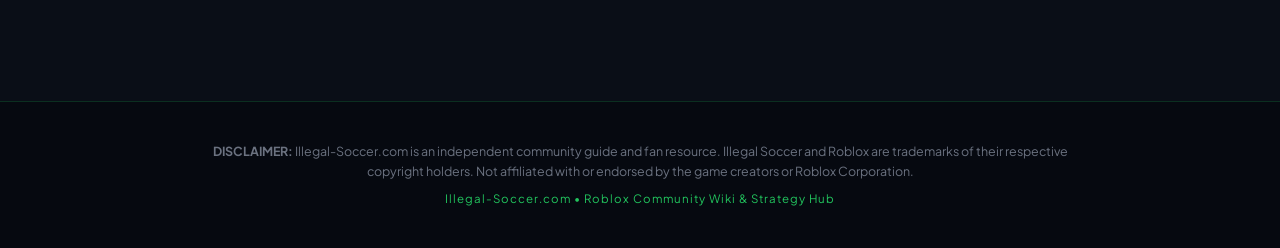
<file: how-to-curve/index.html>
<!DOCTYPE html>
<html lang="en">
<head>
  <meta charset="UTF-8">
  <meta name="viewport" content="width=device-width, initial-scale=1.0">
  <title>How to Curve in Illegal Soccer (Roblox) - Curve Shot & Ball Bend Tutorial</title>
  <meta name="description" content="Master how to curve the ball in Roblox Illegal Soccer. Complete PC & controller instructions, mouse drag angles, Q-Flick combos, and curve sensitivity settings.">
  <meta name="keywords" content="illegal soccer how to curve, illegal soccer how to curve shot, illegal soccer how to curve ball, illegal soccer curve shot roblox, illegal soccer curve controls">
  
  <link rel="canonical" href="https://illegal-soccer.com/how-to-curve/">
  <meta property="og:title" content="How to Curve the Ball in Illegal Soccer (Roblox Curve Shot Tutorial)">
  <meta property="og:description" content="Step-by-step curve shot tutorial for PC and Controller in Roblox Illegal Soccer. Bend impossible shots past goalkeepers.">
  <meta property="og:type" content="article">
  <meta property="og:url" content="https://illegal-soccer.com/how-to-curve/">
  <link rel="icon" href="data:image/svg+xml,<svg xmlns=%22http://www.w3.org/2000/svg%22 viewBox=%220 0 100 100%22><text y=%22.9em%22 font-size=%2290%22>⚽</text></svg>">
  
  <!-- Structured Data JSON-LD -->
  <script type="application/ld+json">
  {
    "@context": "https://schema.org",
    "@graph": [
      {
        "@type": "BreadcrumbList",
        "itemListElement": [
          {
            "@type": "ListItem",
            "position": 1,
            "name": "Home",
            "item": "https://illegal-soccer.com/"
          },
          {
            "@type": "ListItem",
            "position": 2,
            "name": "How to Curve",
            "item": "https://illegal-soccer.com/how-to-curve/"
          }
        ]
      },
      {
        "@type": "HowTo",
        "name": "How to Curve Shoot in Roblox Illegal Soccer",
        "description": "Learn the exact PC mouse drag and controller inputs to curve the soccer ball in Illegal Soccer.",
        "step": [
          {
            "@type": "HowToStep",
            "name": "Check Keybind Settings",
            "text": "Verify in Settings that Curve is bound to Middle Mouse Button (default) or your preferred key."
          },
          {
            "@type": "HowToStep",
            "name": "Hold Curve Button While Shooting",
            "text": "Hold Left Click to charge shot power while simultaneously holding the Middle Mouse Button."
          },
          {
            "@type": "HowToStep",
            "name": "Drag Mouse Sideways",
            "text": "Drag the mouse left to bend the ball left, or right to bend the ball right before releasing."
          },
          {
            "@type": "HowToStep",
            "name": "Execute Q-Flick Volley",
            "text": "Press Q to pop the ball into the air, then execute the curve shot mid-air for a dipping trajectory."
          }
        ]
      },
      {
        "@type": "FAQPage",
        "mainEntity": [
          {
            "@type": "Question",
            "name": "Why is my ball not curving in Illegal Soccer?",
            "acceptedAnswer": {
              "@type": "Answer",
              "text": "Make sure you are holding the Middle Mouse Button while dragging your mouse sideways. Also check your Curve Sensitivity setting in the game menu to ensure it is not set to zero."
            }
          },
          {
            "@type": "Question",
            "name": "How do you curve shot on controller in Illegal Soccer?",
            "acceptedAnswer": {
              "@type": "Answer",
              "text": "Hold down both LT and RT simultaneously while shooting, and push the Right Analog Stick left or right to determine the direction and degree of spin."
            }
          }
        ]
      }
    ]
  }
  </script>

  <!-- Google Fonts -->
  <link rel="preconnect" href="https://fonts.googleapis.com">
  <link rel="preconnect" href="https://fonts.gstatic.com" crossorigin>
  <link href="https://fonts.googleapis.com/css2?family=Plus+Jakarta+Sans:wght@400;500;600;700;800;900&family=JetBrains+Mono:wght@600;700&display=swap" rel="stylesheet">
  
  <link rel="stylesheet" href="/style.css">
  <script defer src="/_site-analytics.js"></script>
</head>
<body>
  <!-- Header Bar -->
  <header class="site-header">
    <div class="header-content">
      <a href="/" class="brand-logo">
        <span class="ball-icon">⚽</span>
        <div class="logo-text">
          <span class="brand-title">ILLEGAL SOCCER</span>
          <span class="brand-sub">COMMUNITY WIKI & GUIDE</span>
        </div>
      </a>
      <nav class="top-nav">
        <a href="/" class="nav-link">Main Guide</a>
        <a href="/play/" class="nav-link">Play Online</a>
        <a href="/illegal-soccer-games/" class="nav-link">Illegal Soccer Games</a>
        <a href="/how-to-curve/" class="nav-link active">How to Curve</a>
        <a href="/tier-list/" class="nav-link">Tier List</a>
        <a href="/codes/" class="nav-link">Codes</a>
      </nav>
    </div>
  </header>

  <!-- Main Container -->
  <main class="main-content">
    <!-- Breadcrumbs -->
    <nav class="breadcrumbs-nav" aria-label="Breadcrumb">
      <a href="/">Home</a>
      <span class="sep">/</span>
      <span class="current">How to Curve</span>
    </nav>

    <!-- Hero Banner -->
    <section class="hero-section">
      <div class="badge-tag">MECHANICS BREAKDOWN • PC & CONTROLLER</div>
      <h1 class="hero-title">HOW TO CURVE THE BALL IN ILLEGAL SOCCER</h1>
      <p class="hero-sub">
        The definitive tutorial on mastering curve shots, mouse drag angles, controller triggers, and lethal airborne Q-Flick volley combos.
      </p>
      
      <!-- Key Stats Callout -->
      <div class="quick-facts-grid">
        <div class="fact-card">
          <div class="fact-label">PC DEFAULT KEY</div>
          <div class="fact-val text-accent">Middle Mouse + Drag</div>
        </div>
        <div class="fact-card">
          <div class="fact-label">CONTROLLER INPUT</div>
          <div class="fact-val text-gold">LT + RT + Right Stick</div>
        </div>
        <div class="fact-card">
          <div class="fact-label">BEST COMBO</div>
          <div class="fact-val text-cyan">Q (Flick) + Curve Volley</div>
        </div>
        <div class="fact-card">
          <div class="fact-label">DIFFICULTY</div>
          <div class="fact-val">Intermediate</div>
        </div>
      </div>
    </section>

    <!-- GEO Direct Answer Box -->
    <div class="geo-direct-answer">
      <h3>⚡ Quick Curve Instructions</h3>
      <ul>
        <li><strong>PC (Keyboard/Mouse):</strong> Hold <strong>Middle Mouse Button</strong> and <strong>drag cursor left or right</strong> while executing your kick (Left Click).</li>
        <li><strong>Controller (Xbox/PlayStation):</strong> Hold <strong>LT and RT together</strong>, then tilt the <strong>Right Analog Stick</strong> in the direction of the desired spin.</li>
        <li><strong>Pro Combo:</strong> Tap <strong>Q</strong> to pop the ball into the air, then immediately perform the curve shot for an unblockable dipping strike.</li>
      </ul>
    </div>

    <!-- Section 1: Detailed PC Guide -->
    <section class="content-block">
      <div class="section-badge">PC STEP-BY-STEP</div>
      <h2>PC Keyboard & Mouse Curve Shot Walkthrough</h2>
      <p>
        On PC, curving relies on smooth horizontal mouse drag motion while holding your curve keybind.
      </p>

      <div class="guide-callout-box">
        <h3>🖱️ PC Execution Breakdown:</h3>
        <ol class="step-list">
          <li><strong>Position Your Avatar:</strong> Approach the ball with momentum. Ensure your crosshair is aimed roughly 2-3 yards outside the goalpost.</li>
          <li><strong>Hold Left Click (Power):</strong> Charge your shot power bar to 60-80%.</li>
          <li><strong>Hold Middle Mouse Button:</strong> Simultaneously press and hold the Middle Mouse Button (scroll wheel click).</li>
          <li><strong>Drag Horizontally:</strong>
            <ul style="margin-top:0.35rem; list-style:circle; padding-left:1.2rem;">
              <li><strong>Drag Cursor Left:</strong> Generates inside curve toward the left side of the net.</li>
              <li><strong>Drag Cursor Right:</strong> Generates outside "banana / trivela" curve toward the right.</li>
            </ul>
          </li>
          <li><strong>Release to Shoot:</strong> Release Left Click to unleash the curling projectile.</li>
        </ol>
      </div>

      <!-- Visual Trajectory Demonstration -->
      <div style="max-width: 780px; margin: 1.5rem auto 0 auto; border-radius: 10px; overflow: hidden; border: 1px solid var(--border-color); box-shadow: 0 8px 24px rgba(0,0,0,0.5);">
        <img src="/images/curve-shot-guide.jpg" alt="Illegal Soccer Curve Shot Bending Trajectory Demonstration" loading="lazy" width="720" height="405" style="width: 100%; height: auto; display: block;">
      </div>
    </section>

    <!-- Section 2: Detailed Controller Guide -->
    <section class="content-block">
      <div class="section-badge">CONTROLLER GUIDE</div>
      <h2>Controller (Xbox / PlayStation) Curve Inputs</h2>
      <p>
        Console and gamepad players use dual-trigger input combined with analog stick steering:
      </p>

      <div class="guide-callout-box">
        <h3>🎮 Gamepad Instructions:</h3>
        <ol class="step-list">
          <li>Hold down <strong>LT (Left Trigger) and RT (Right Trigger)</strong> at the same time as you approach the ball.</li>
          <li>A curve trajectory arc indicator will appear on your HUD.</li>
          <li>Use the <strong>Right Thumbstick</strong> to push left or right to set the degree of bend.</li>
          <li>Press the <strong>Shoot button (B on Xbox / Circle on PS)</strong> to strike the ball.</li>
        </ol>
      </div>
    </section>

    <!-- Section 3: Pro Tips & Secret Combos -->
    <section class="content-block">
      <div class="section-badge">PRO TECHNIQUES</div>
      <h2>Advanced Curve Shot Tactics</h2>
      
      <div class="tips-grid">
        <div class="tip-box">
          <h4>1. The Q-Flick Volley (Unblockable)</h4>
          <p>Press <strong>Q</strong> to flick the ball upward over sliding defenders, then immediately unleash a curved volley. High airborne curves dip viciously under the top bar.</p>
        </div>
        <div class="tip-box">
          <h4>2. Aim for the Outer Post</h4>
          <p>Never aim directly at the goalkeeper. Aim 2-3 yards outside the post and let the game's curve physics bend the ball into the top corner.</p>
        </div>
        <div class="tip-box">
          <h4>3. Adjust Curve Sensitivity</h4>
          <p>If your shots are over-bending out of bounds, lower your <strong>Curve Sensitivity</strong> in Settings to 40-50% for tight, controlled swerve.</p>
        </div>
      </div>
    </section>

    <!-- Hub Cards Navigation -->
    <section class="content-block">
      <div class="section-badge">MORE GUIDES</div>
      <h2>Explore Illegal Soccer Wiki</h2>
      <div class="hub-nav-grid">
        <a href="/" class="hub-card">
          <h4>🏠 Complete Illegal Soccer Hub</h4>
          <p>Return to main guide for full controls list, ranked qualification, and gameplay settings.</p>
          <span class="hub-link-text">Main Guide →</span>
        </a>
        <a href="/tier-list/" class="hub-card">
          <h4>⭐ Weapon & Item Tier List</h4>
          <p>Find out which items pair best with curve shots to secure easy goals in ranked matches.</p>
          <span class="hub-link-text">View Tier List →</span>
        </a>
      </div>
    </section>

    <!-- FAQ Accordion -->
    <section class="content-block">
      <div class="section-badge">FREQUENTLY ASKED QUESTIONS</div>
      <h2>Curve Shot FAQ</h2>

      <div class="faq-accordion">
        <details class="faq-item" open>
          <summary>Can I rebind the Curve key on PC?</summary>
          <div class="faq-answer">
            <p>Yes! In the game's Settings menu, click on Keybinds and remap Curve from Middle Mouse Button to a side mouse button or any keyboard key (e.g. C or V).</p>
          </div>
        </details>

        <details class="faq-item">
          <summary>Does curve work with passes as well as shots?</summary>
          <div class="faq-answer">
            <p>Yes. You can hold the curve button while performing a ground pass (Right Click) or lob (F) to bend passes around blocking opponents.</p>
          </div>
        </details>
      </div>
    </section>
  </main>

  <!-- Site Footer -->
  <footer class="site-footer">
    <div class="footer-content">
      <p class="disclaimer-text">
        <strong>DISCLAIMER:</strong> Illegal-Soccer.com is an independent community guide and fan resource. Illegal Soccer and Roblox are trademarks of their respective copyright holders. Not affiliated with or endorsed by the game creators or Roblox Corporation.
      </p>
      <p class="copyright-sub">Illegal-Soccer.com • Roblox Community Wiki & Strategy Hub</p>
    </div>
  </footer>

  <script src="/app.js"></script>
</body>
</html>
</file>
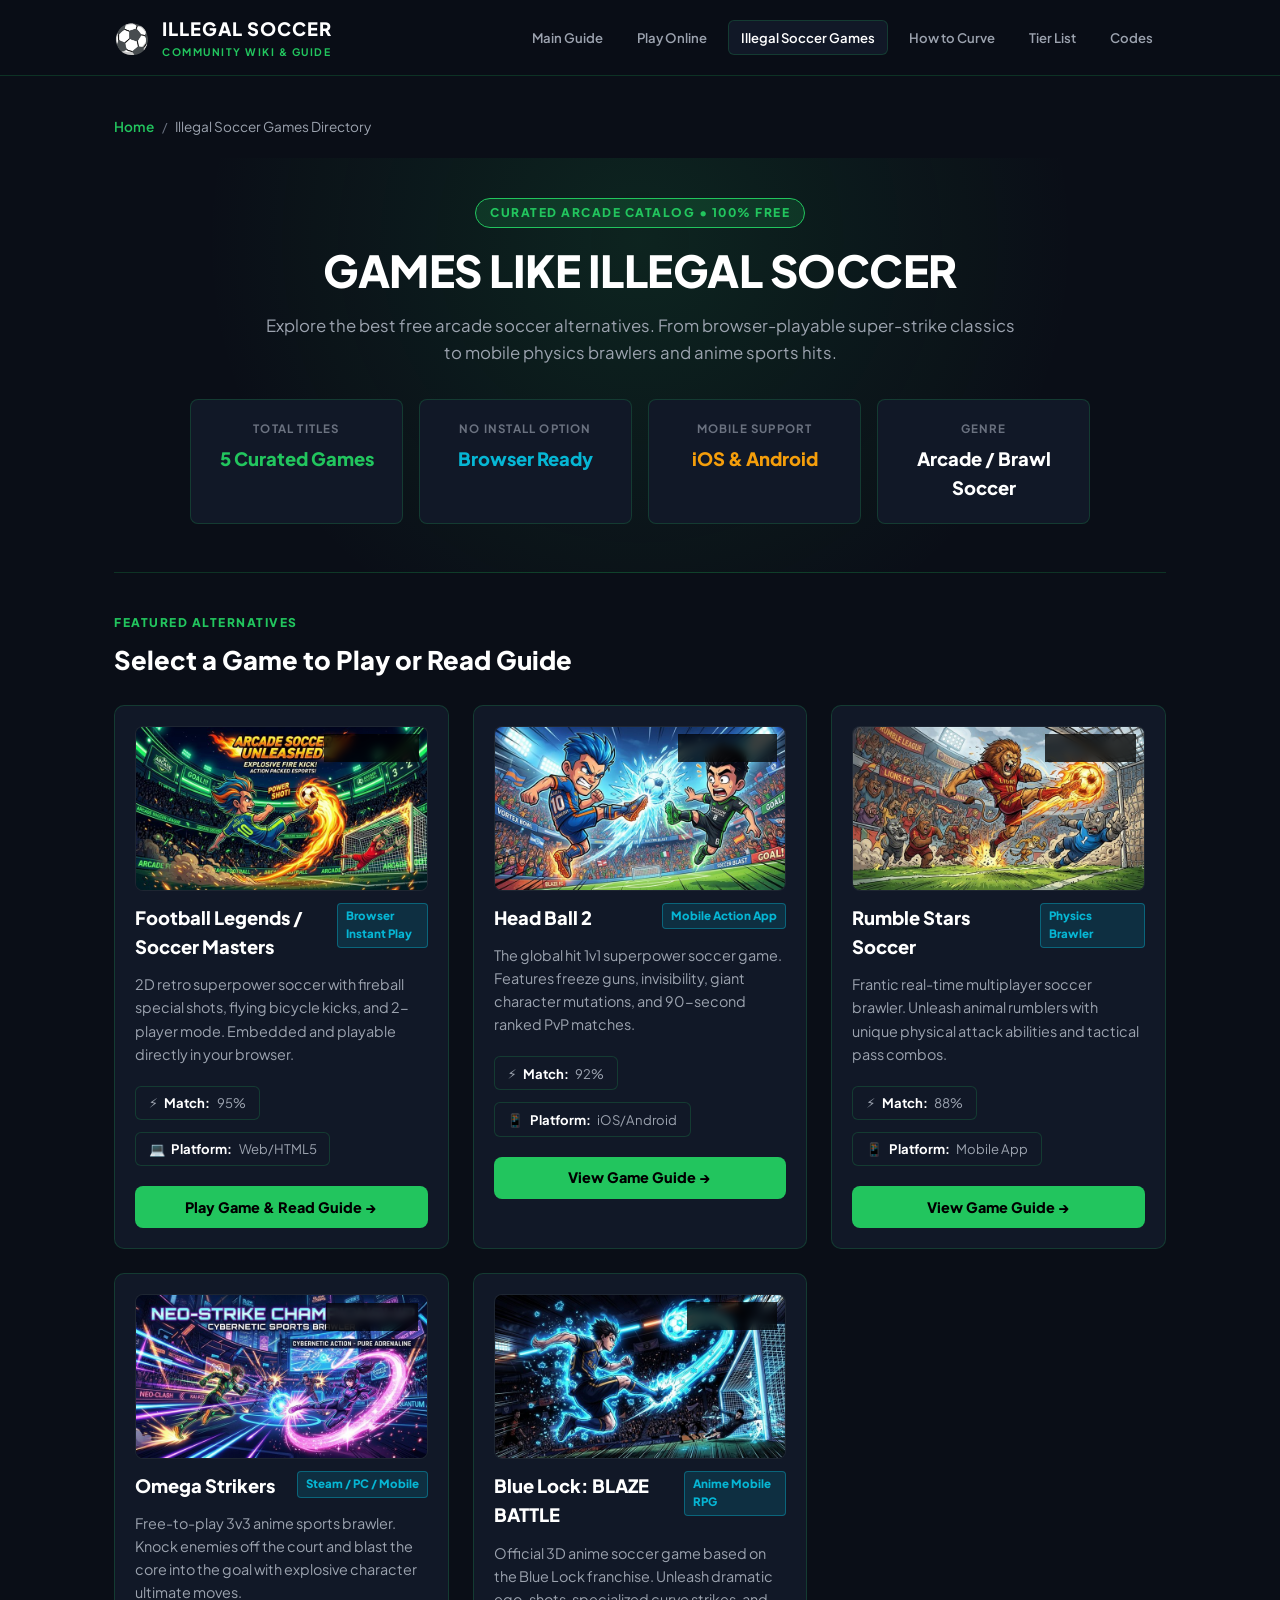
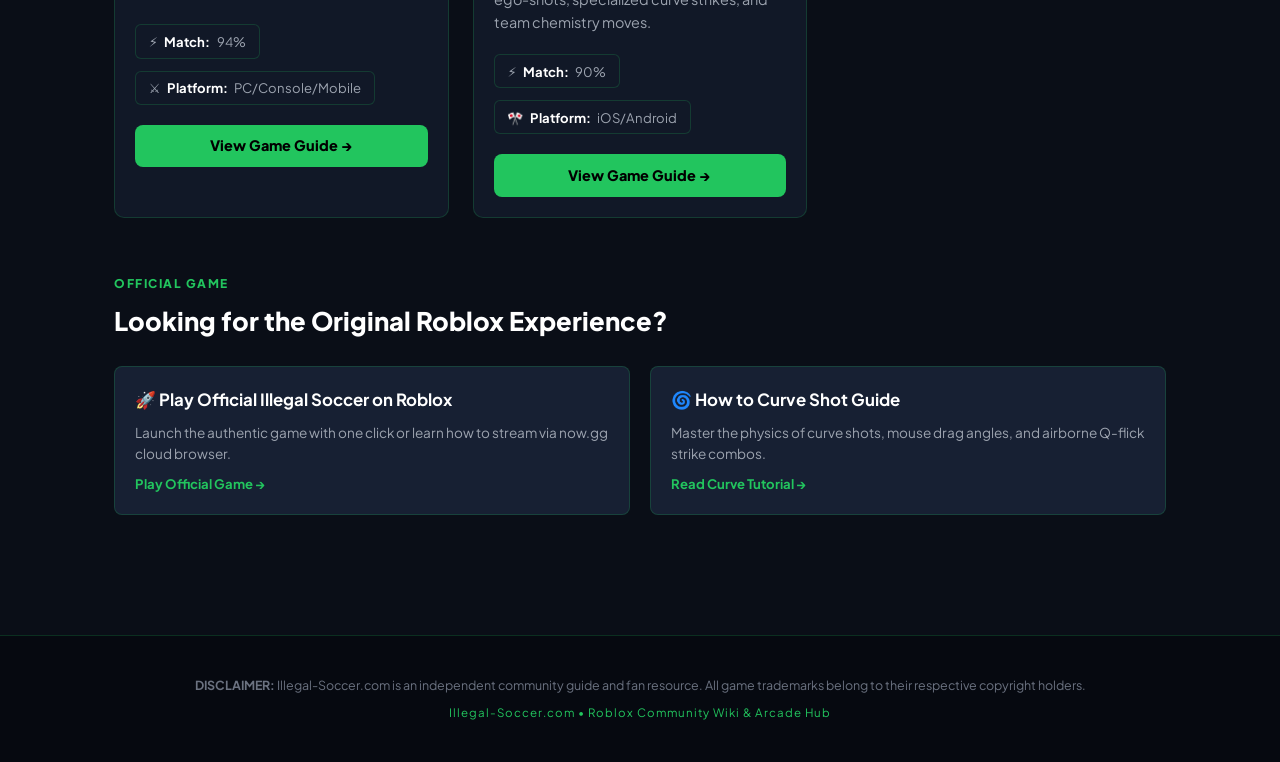
<file: illegal-soccer-games/index.html>
<!DOCTYPE html>
<html lang="en">
<head>
  <meta charset="UTF-8">
  <meta name="viewport" content="width=device-width, initial-scale=1.0">
  <title>Illegal Soccer Games Directory - Best Free Web & Mobile Arcade Soccer Games</title>
  <meta name="description" content="Explore the best games like Illegal Soccer. Play no-rules arcade soccer, superpower penalty shootouts, and anime soccer brawlers in browser or on mobile.">
  <meta name="keywords" content="illegal soccer games, games like illegal soccer, arcade soccer games, superpower soccer games, anime soccer brawler, football legends unblocked">
  
  <link rel="canonical" href="https://illegal-soccer.com/illegal-soccer-games/">
  <meta property="og:title" content="Illegal Soccer Games Directory - Best Free Action Soccer Games">
  <meta property="og:description" content="Curated catalog of free web and mobile games featuring superpower shots, no-rules tackles, and anime soccer action.">
  <meta property="og:type" content="article">
  <meta property="og:url" content="https://illegal-soccer.com/illegal-soccer-games/">
  <link rel="icon" href="data:image/svg+xml,<svg xmlns=%22http://www.w3.org/2000/svg%22 viewBox=%220 0 100 100%22><text y=%22.9em%22 font-size=%2290%22>⚽</text></svg>">
  
  <!-- Structured Data JSON-LD -->
  <script type="application/ld+json">
  {
    "@context": "https://schema.org",
    "@graph": [
      {
        "@type": "BreadcrumbList",
        "itemListElement": [
          {
            "@type": "ListItem",
            "position": 1,
            "name": "Home",
            "item": "https://illegal-soccer.com/"
          },
          {
            "@type": "ListItem",
            "position": 2,
            "name": "Illegal Soccer Games",
            "item": "https://illegal-soccer.com/illegal-soccer-games/"
          }
        ]
      },
      {
        "@type": "CollectionPage",
        "@id": "https://illegal-soccer.com/illegal-soccer-games/#directory",
        "name": "Games Like Illegal Soccer Directory",
        "description": "Directory of top arcade soccer games featuring chaotic powers, anime visuals, and fast-paced multiplayer."
      }
    ]
  }
  </script>

  <!-- Google Fonts -->
  <link rel="preconnect" href="https://fonts.googleapis.com">
  <link rel="preconnect" href="https://fonts.gstatic.com" crossorigin>
  <link href="https://fonts.googleapis.com/css2?family=Plus+Jakarta+Sans:wght@400;500;600;700;800;900&family=JetBrains+Mono:wght@600;700&display=swap" rel="stylesheet">
  
  <link rel="stylesheet" href="/style.css">
  <script defer src="/_site-analytics.js"></script>
</head>
<body>
  <!-- Header Bar -->
  <header class="site-header">
    <div class="header-content">
      <a href="/" class="brand-logo">
        <span class="ball-icon">⚽</span>
        <div class="logo-text">
          <span class="brand-title">ILLEGAL SOCCER</span>
          <span class="brand-sub">COMMUNITY WIKI & GUIDE</span>
        </div>
      </a>
      <nav class="top-nav">
        <a href="/" class="nav-link">Main Guide</a>
        <a href="/play/" class="nav-link">Play Online</a>
        <a href="/illegal-soccer-games/" class="nav-link active">Illegal Soccer Games</a>
        <a href="/how-to-curve/" class="nav-link">How to Curve</a>
        <a href="/tier-list/" class="nav-link">Tier List</a>
        <a href="/codes/" class="nav-link">Codes</a>
      </nav>
    </div>
  </header>

  <!-- Main Container -->
  <main class="main-content">
    <!-- Breadcrumbs -->
    <nav class="breadcrumbs-nav" aria-label="Breadcrumb">
      <a href="/">Home</a>
      <span class="sep">/</span>
      <span class="current">Illegal Soccer Games Directory</span>
    </nav>

    <!-- Hero Banner -->
    <section class="hero-section">
      <div class="badge-tag">CURATED ARCADE CATALOG • 100% FREE</div>
      <h1 class="hero-title">GAMES LIKE ILLEGAL SOCCER</h1>
      <p class="hero-sub">
        Explore the best free arcade soccer alternatives. From browser-playable super-strike classics to mobile physics brawlers and anime sports hits.
      </p>
      
      <!-- Key Stats Callout -->
      <div class="quick-facts-grid">
        <div class="fact-card">
          <div class="fact-label">TOTAL TITLES</div>
          <div class="fact-val text-accent">5 Curated Games</div>
        </div>
        <div class="fact-card">
          <div class="fact-label">NO INSTALL OPTION</div>
          <div class="fact-val text-cyan">Browser Ready</div>
        </div>
        <div class="fact-card">
          <div class="fact-label">MOBILE SUPPORT</div>
          <div class="fact-val text-gold">iOS & Android</div>
        </div>
        <div class="fact-card">
          <div class="fact-label">GENRE</div>
          <div class="fact-val">Arcade / Brawl Soccer</div>
        </div>
      </div>
    </section>

    <!-- Games Grid -->
    <section class="content-block">
      <div class="section-badge">FEATURED ALTERNATIVES</div>
      <h2>Select a Game to Play or Read Guide</h2>

      <div class="alt-game-grid">
        <!-- Game 1 -->
        <div class="alt-card">
          <div class="alt-card-thumb">
            <img src="/images/football-legends.jpg" alt="Football Legends Arcade Soccer Game" loading="lazy" width="720" height="405">
            <span class="alt-thumb-overlay">🎮 PLAY NOW</span>
          </div>
          <div class="alt-card-header">
            <div class="alt-card-title">Football Legends / Soccer Masters</div>
            <span class="alt-badge">Browser Instant Play</span>
          </div>
          <p>2D retro superpower soccer with fireball special shots, flying bicycle kicks, and 2-player mode. Embedded and playable directly in your browser.</p>
          <div class="game-meta-pills" style="margin: 0.5rem 0;">
            <span class="meta-pill">⚡ <strong>Match:</strong> 95%</span>
            <span class="meta-pill">💻 <strong>Platform:</strong> Web/HTML5</span>
          </div>
          <a href="/illegal-soccer-games/football-legends/" class="cta-btn calc-btn" style="text-decoration:none; text-align:center; padding:0.6rem 1rem; font-size:0.9rem;">
            Play Game & Read Guide →
          </a>
        </div>

        <!-- Game 2 -->
        <div class="alt-card">
          <div class="alt-card-thumb">
            <img src="/images/head-ball-2.jpg" alt="Head Ball 2 Superpower Soccer" loading="lazy" width="720" height="405">
            <span class="alt-thumb-overlay">📱 MOBILE 1V1</span>
          </div>
          <div class="alt-card-header">
            <div class="alt-card-title">Head Ball 2</div>
            <span class="alt-badge">Mobile Action App</span>
          </div>
          <p>The global hit 1v1 superpower soccer game. Features freeze guns, invisibility, giant character mutations, and 90-second ranked PvP matches.</p>
          <div class="game-meta-pills" style="margin: 0.5rem 0;">
            <span class="meta-pill">⚡ <strong>Match:</strong> 92%</span>
            <span class="meta-pill">📱 <strong>Platform:</strong> iOS/Android</span>
          </div>
          <a href="/illegal-soccer-games/head-ball-2/" class="cta-btn calc-btn" style="text-decoration:none; text-align:center; padding:0.6rem 1rem; font-size:0.9rem;">
            View Game Guide →
          </a>
        </div>

        <!-- Game 3 -->
        <div class="alt-card">
          <div class="alt-card-thumb">
            <img src="/images/rumble-stars.jpg" alt="Rumble Stars Physics Soccer Brawler" loading="lazy" width="720" height="405">
            <span class="alt-thumb-overlay">🦁 BRAWLER</span>
          </div>
          <div class="alt-card-header">
            <div class="alt-card-title">Rumble Stars Soccer</div>
            <span class="alt-badge">Physics Brawler</span>
          </div>
          <p>Frantic real-time multiplayer soccer brawler. Unleash animal rumblers with unique physical attack abilities and tactical pass combos.</p>
          <div class="game-meta-pills" style="margin: 0.5rem 0;">
            <span class="meta-pill">⚡ <strong>Match:</strong> 88%</span>
            <span class="meta-pill">📱 <strong>Platform:</strong> Mobile App</span>
          </div>
          <a href="/illegal-soccer-games/rumble-stars/" class="cta-btn calc-btn" style="text-decoration:none; text-align:center; padding:0.6rem 1rem; font-size:0.9rem;">
            View Game Guide →
          </a>
        </div>

        <!-- Game 4 -->
        <div class="alt-card">
          <div class="alt-card-thumb">
            <img src="/images/omega-strikers.jpg" alt="Omega Strikers Cyberpunk Anime Sports" loading="lazy" width="720" height="405">
            <span class="alt-thumb-overlay">⚔️ 3V3 MOBA</span>
          </div>
          <div class="alt-card-header">
            <div class="alt-card-title">Omega Strikers</div>
            <span class="alt-badge">Steam / PC / Mobile</span>
          </div>
          <p>Free-to-play 3v3 anime sports brawler. Knock enemies off the court and blast the core into the goal with explosive character ultimate moves.</p>
          <div class="game-meta-pills" style="margin: 0.5rem 0;">
            <span class="meta-pill">⚡ <strong>Match:</strong> 94%</span>
            <span class="meta-pill">⚔️ <strong>Platform:</strong> PC/Console/Mobile</span>
          </div>
          <a href="/illegal-soccer-games/omega-strikers/" class="cta-btn calc-btn" style="text-decoration:none; text-align:center; padding:0.6rem 1rem; font-size:0.9rem;">
            View Game Guide →
          </a>
        </div>

        <!-- Game 5 -->
        <div class="alt-card">
          <div class="alt-card-thumb">
            <img src="/images/blue-lock.jpg" alt="Blue Lock Blaze Battle Anime Soccer" loading="lazy" width="720" height="405">
            <span class="alt-thumb-overlay">🎌 ANIME 3D</span>
          </div>
          <div class="alt-card-header">
            <div class="alt-card-title">Blue Lock: BLAZE BATTLE</div>
            <span class="alt-badge">Anime Mobile RPG</span>
          </div>
          <p>Official 3D anime soccer game based on the Blue Lock franchise. Unleash dramatic ego-shots, specialized curve strikes, and team chemistry moves.</p>
          <div class="game-meta-pills" style="margin: 0.5rem 0;">
            <span class="meta-pill">⚡ <strong>Match:</strong> 90%</span>
            <span class="meta-pill">🎌 <strong>Platform:</strong> iOS/Android</span>
          </div>
          <a href="/illegal-soccer-games/blue-lock-blaze-battle/" class="cta-btn calc-btn" style="text-decoration:none; text-align:center; padding:0.6rem 1rem; font-size:0.9rem;">
            View Game Guide →
          </a>
        </div>
      </div>
    </section>

    <!-- Hub Cards Navigation -->
    <section class="content-block">
      <div class="section-badge">OFFICIAL GAME</div>
      <h2>Looking for the Original Roblox Experience?</h2>
      <div class="hub-nav-grid">
        <a href="/play/" class="hub-card">
          <h4>🚀 Play Official Illegal Soccer on Roblox</h4>
          <p>Launch the authentic game with one click or learn how to stream via now.gg cloud browser.</p>
          <span class="hub-link-text">Play Official Game →</span>
        </a>
        <a href="/how-to-curve/" class="hub-card">
          <h4>🌀 How to Curve Shot Guide</h4>
          <p>Master the physics of curve shots, mouse drag angles, and airborne Q-flick strike combos.</p>
          <span class="hub-link-text">Read Curve Tutorial →</span>
        </a>
      </div>
    </section>
  </main>

  <!-- Site Footer -->
  <footer class="site-footer">
    <div class="footer-content">
      <p class="disclaimer-text">
        <strong>DISCLAIMER:</strong> Illegal-Soccer.com is an independent community guide and fan resource. All game trademarks belong to their respective copyright holders.
      </p>
      <p class="copyright-sub">Illegal-Soccer.com • Roblox Community Wiki & Arcade Hub</p>
    </div>
  </footer>

  <script src="/app.js"></script>
</body>
</html>
</file>
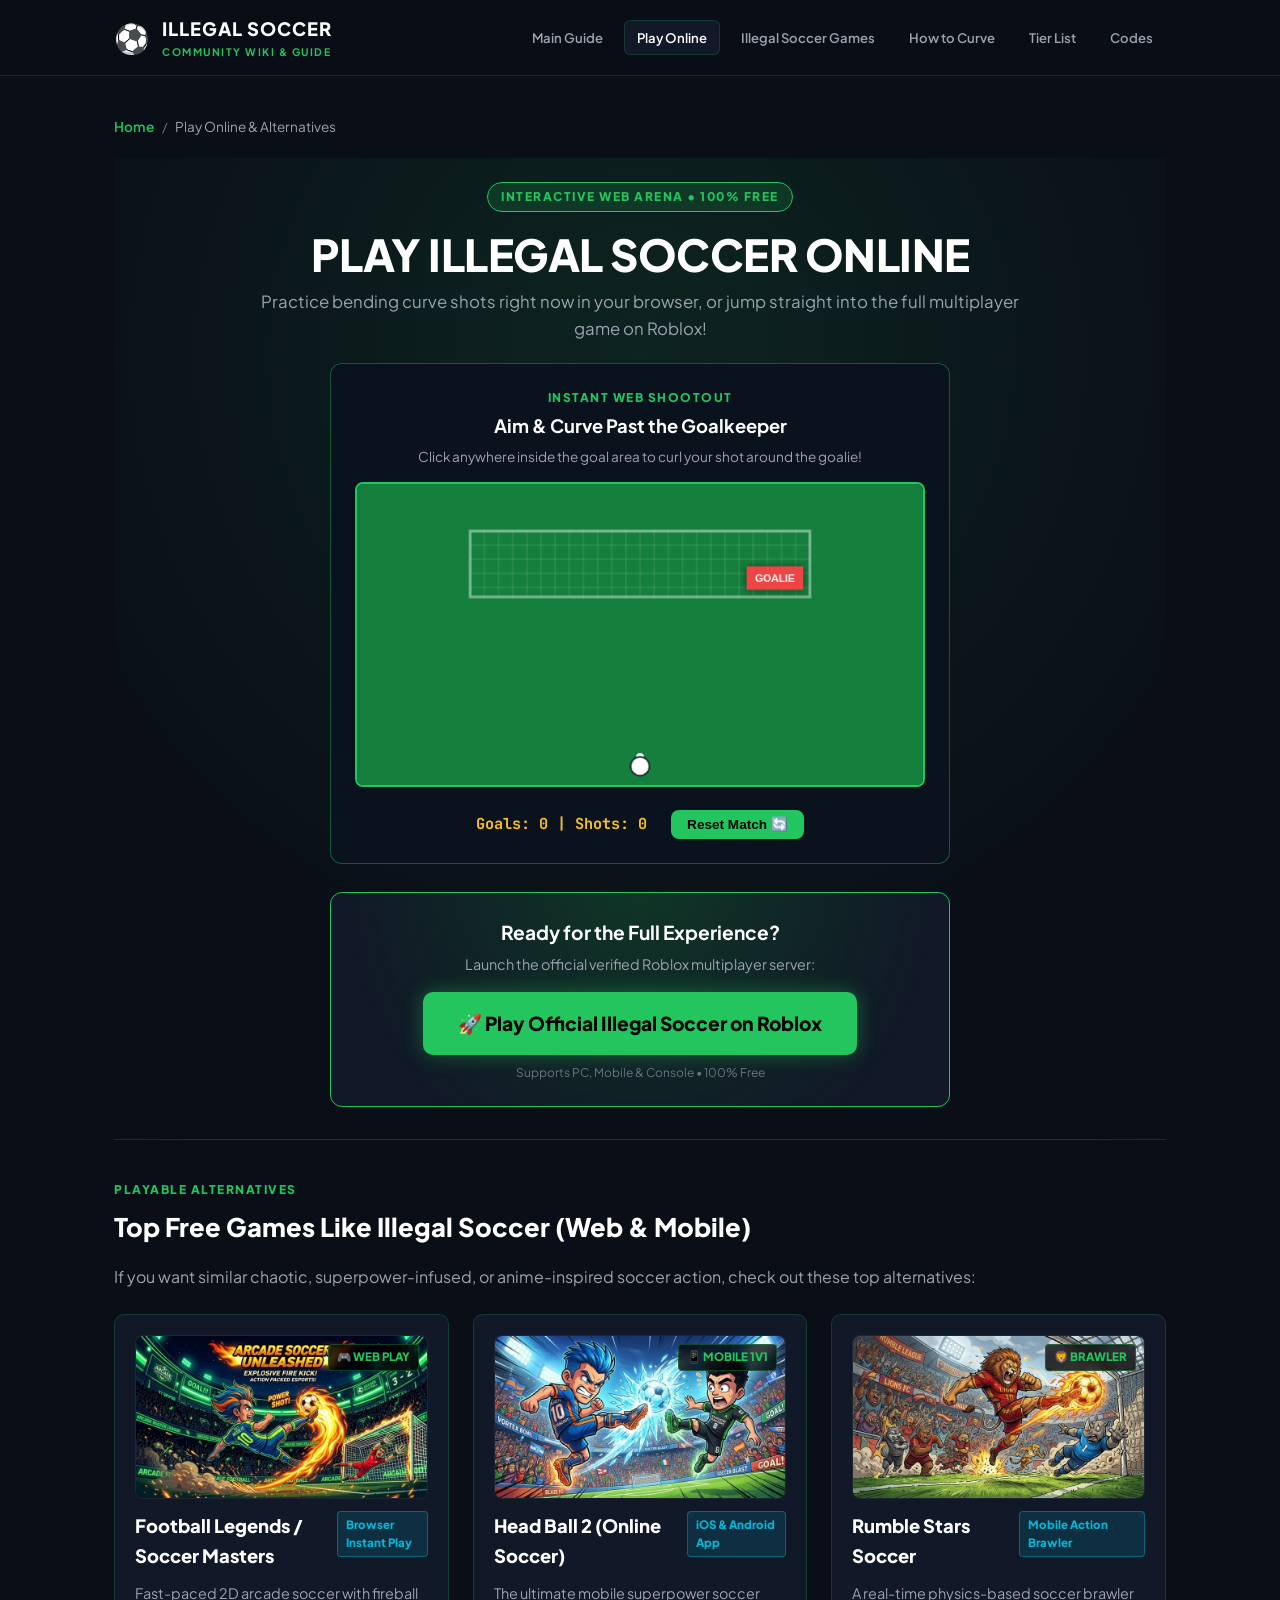
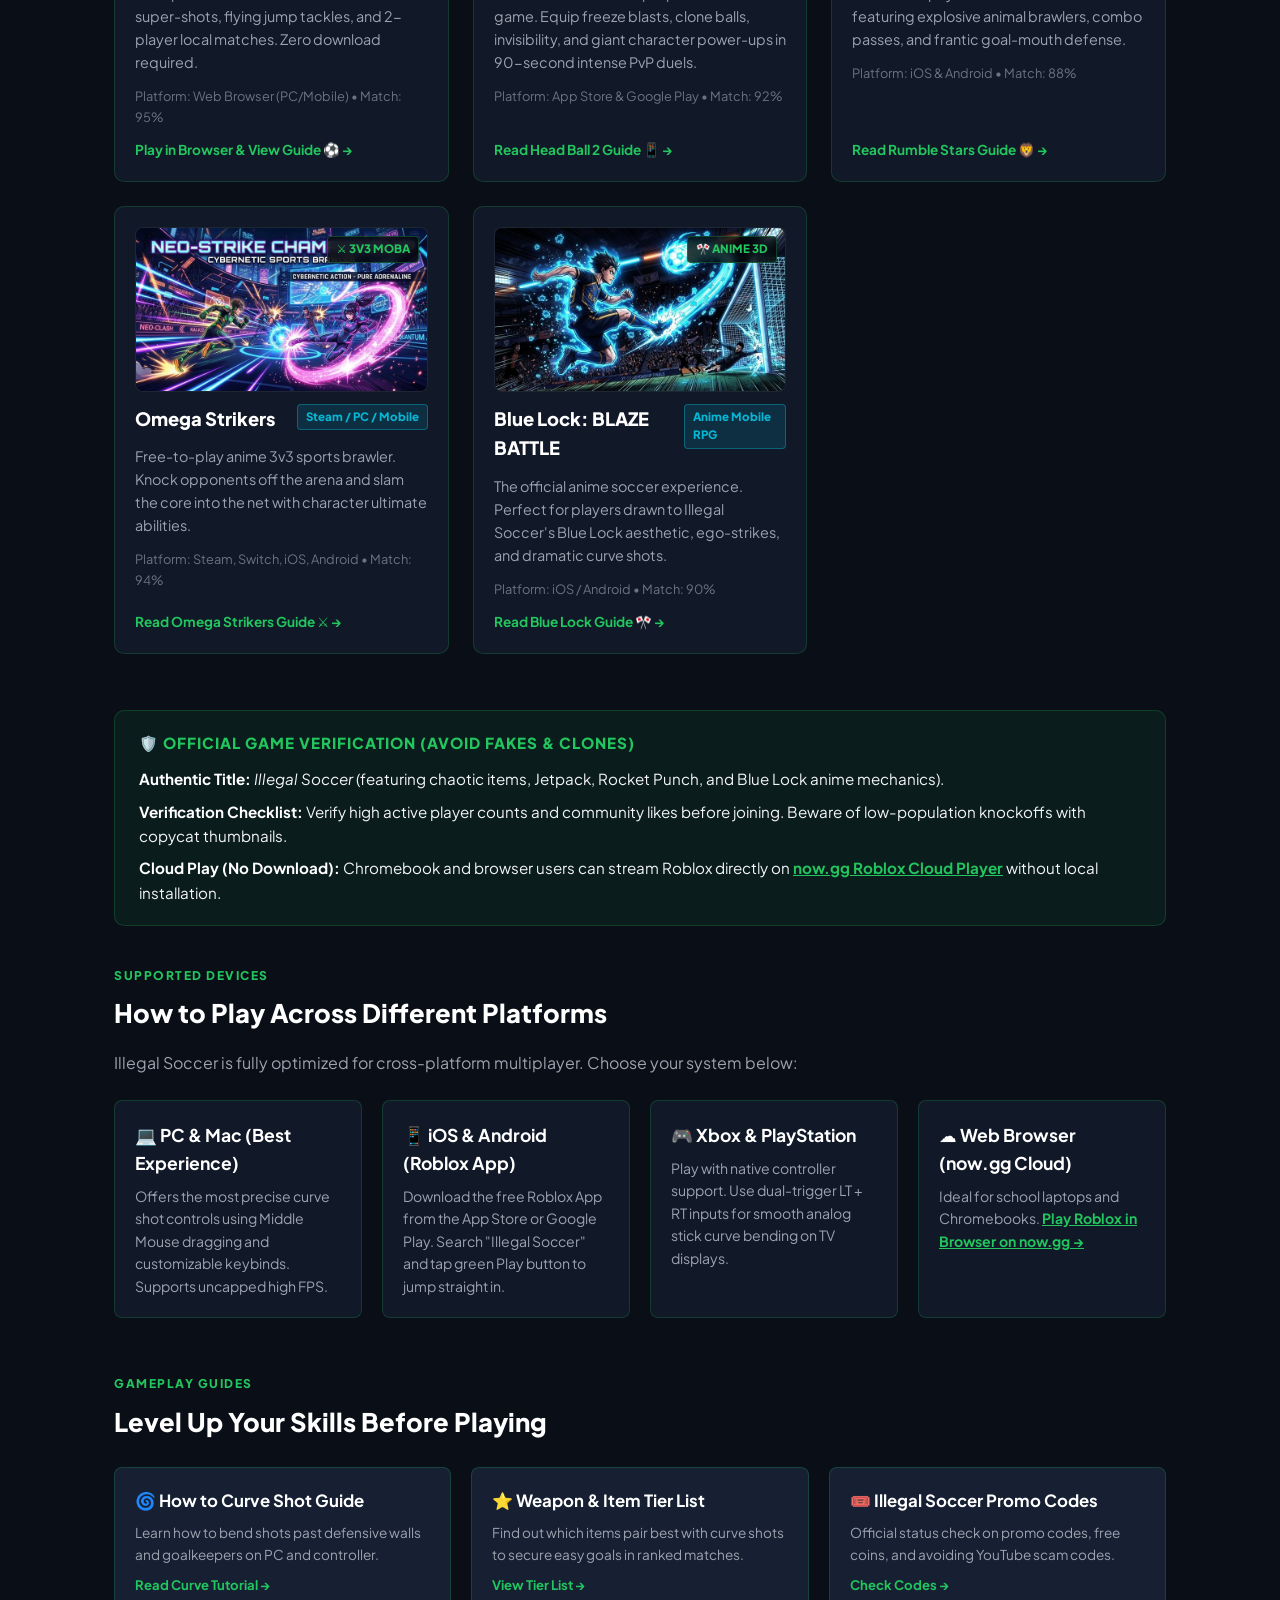
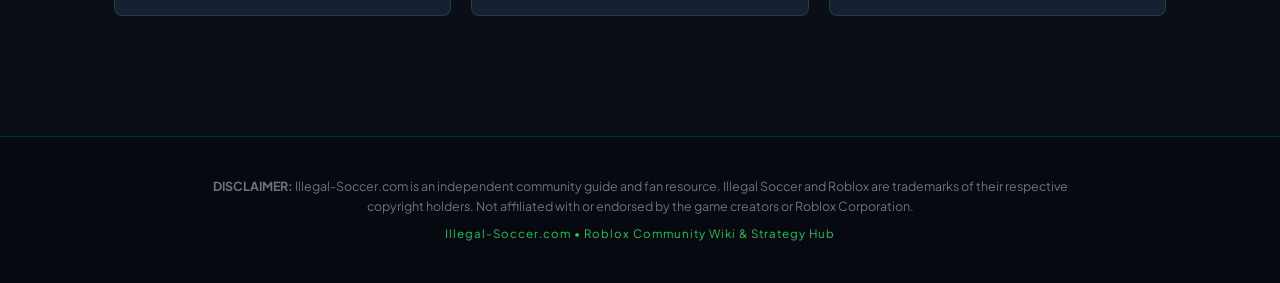
<file: play/index.html>
<!DOCTYPE html>
<html lang="en">
<head>
  <meta charset="UTF-8">
  <meta name="viewport" content="width=device-width, initial-scale=1.0">
  <title>Play Illegal Soccer Online (Roblox) - Official Direct Link & Best Free Alternatives</title>
  <meta name="description" content="Launch and play Roblox Illegal Soccer online. Official game link verification, how to play on PC/mobile/browser without lag, plus top free playable alternative games.">
  <meta name="keywords" content="illegal soccer play online, illegal soccer roblox link, illegal soccer unblocked, illegal soccer official game, games like illegal soccer, illegal soccer browser">
  
  <link rel="canonical" href="https://illegal-soccer.com/play/">
  <meta property="og:title" content="Play Illegal Soccer Online - Official Roblox Game & Best Alternatives">
  <meta property="og:description" content="One-click access to the official Roblox Illegal Soccer experience, platform guides, and top free browser/mobile alternative games.">
  <meta property="og:type" content="article">
  <meta property="og:url" content="https://illegal-soccer.com/play/">
  <link rel="icon" href="data:image/svg+xml,<svg xmlns=%22http://www.w3.org/2000/svg%22 viewBox=%220 0 100 100%22><text y=%22.9em%22 font-size=%2290%22>⚽</text></svg>">
  
  <!-- Structured Data JSON-LD -->
  <script type="application/ld+json">
  {
    "@context": "https://schema.org",
    "@graph": [
      {
        "@type": "BreadcrumbList",
        "itemListElement": [
          {
            "@type": "ListItem",
            "position": 1,
            "name": "Home",
            "item": "https://illegal-soccer.com/"
          },
          {
            "@type": "ListItem",
            "position": 2,
            "name": "Play Online",
            "item": "https://illegal-soccer.com/play/"
          }
        ]
      },
      {
        "@type": "Article",
        "@id": "https://illegal-soccer.com/play/#article",
        "headline": "How to Play Illegal Soccer Online: Official Links & Best Free Alternatives",
        "description": "Comprehensive direct access hub for Roblox Illegal Soccer, including official verified link, browser play options, and top mobile/web alternatives.",
        "inLanguage": "en-US",
        "datePublished": "2026-10-04",
        "dateModified": "2026-10-04",
        "author": {
          "@type": "Organization",
          "name": "Illegal Soccer Community Wiki"
        }
      },
      {
        "@type": "FAQPage",
        "mainEntity": [
          {
            "@type": "Question",
            "name": "How do I play Illegal Soccer on Roblox?",
            "acceptedAnswer": {
              "@type": "Answer",
              "text": "Click the official game launch button to open the verified Roblox experience. The game is 100% free to play across PC, Mac, iOS, Android, Xbox, and PlayStation."
            }
          },
          {
            "@type": "Question",
            "name": "Can I play Illegal Soccer in a web browser without downloading?",
            "acceptedAnswer": {
              "@type": "Answer",
              "text": "Yes! You can use cloud platforms like now.gg to stream Roblox directly inside a web browser on Chromebooks or school computers without local installation."
            }
          },
          {
            "@type": "Question",
            "name": "What are the best free games like Illegal Soccer?",
            "acceptedAnswer": {
              "@type": "Answer",
              "text": "Top web and mobile alternatives include Football Legends (browser arcade soccer), Head Ball 2 (superpower soccer mobile app), and Omega Strikers (anime sports brawler on Steam/mobile)."
            }
          }
        ]
      }
    ]
  }
  </script>

  <!-- Google Fonts -->
  <link rel="preconnect" href="https://fonts.googleapis.com">
  <link rel="preconnect" href="https://fonts.gstatic.com" crossorigin>
  <link href="https://fonts.googleapis.com/css2?family=Plus+Jakarta+Sans:wght@400;500;600;700;800;900&family=JetBrains+Mono:wght@600;700&display=swap" rel="stylesheet">
  
  <link rel="stylesheet" href="/style.css">
  <script defer src="/_site-analytics.js"></script>
</head>
<body>
  <!-- Header Bar -->
  <header class="site-header">
    <div class="header-content">
      <a href="/" class="brand-logo">
        <span class="ball-icon">⚽</span>
        <div class="logo-text">
          <span class="brand-title">ILLEGAL SOCCER</span>
          <span class="brand-sub">COMMUNITY WIKI & GUIDE</span>
        </div>
      </a>
      <nav class="top-nav">
        <a href="/" class="nav-link">Main Guide</a>
        <a href="/play/" class="nav-link active">Play Online</a>
        <a href="/illegal-soccer-games/" class="nav-link">Illegal Soccer Games</a>
        <a href="/how-to-curve/" class="nav-link">How to Curve</a>
        <a href="/tier-list/" class="nav-link">Tier List</a>
        <a href="/codes/" class="nav-link">Codes</a>
      </nav>
    </div>
  </header>

  <!-- Main Container -->
  <main class="main-content">
    <!-- Breadcrumbs -->
    <nav class="breadcrumbs-nav" aria-label="Breadcrumb">
      <a href="/">Home</a>
      <span class="sep">/</span>
      <span class="current">Play Online & Alternatives</span>
    </nav>

    <!-- Official Launch Hero Banner -->
    <section class="hero-section" style="padding: 1.5rem 1rem 2rem 1rem;">
      <div class="badge-tag">INTERACTIVE WEB ARENA • 100% FREE</div>
      <h1 class="hero-title" style="margin-bottom: 0.5rem;">PLAY ILLEGAL SOCCER ONLINE</h1>
      <p class="hero-sub" style="margin-bottom: 1.25rem;">
        Practice bending curve shots right now in your browser, or jump straight into the full multiplayer game on Roblox!
      </p>

      <!-- 1. Topmost Interactive Canvas Minigame (Zero Scroll Required) -->
      <div class="mini-game-container" style="max-width: 620px; margin: 0 auto 1.75rem auto;">
        <div class="section-badge" style="margin-bottom: 0.25rem;">INSTANT WEB SHOOTOUT</div>
        <h3 style="color:#fff; font-size: 1.15rem; margin-bottom: 0.35rem;">Aim & Curve Past the Goalkeeper</h3>
        <p style="color:var(--text-muted); font-size: 0.85rem; margin-bottom: 0.85rem;">
          Click anywhere inside the goal area to curl your shot around the goalie!
        </p>
        
        <canvas id="shootoutCanvas" width="600" height="320" style="max-width: 100%; height: auto;"></canvas>
        
        <div class="game-controls-bar">
          <div id="gameScore" style="color: #fbbf24; font-family: var(--font-mono); font-weight:700;">Goals: 0 | Shots: 0</div>
          <button id="resetGameBtn" class="calc-btn" style="padding: 0.4rem 1rem; font-size: 0.85rem;" type="button">Reset Match 🔄</button>
        </div>
      </div>
      
      <!-- 2. Full Multiplayer Game Launch CTA -->
      <div class="cta-banner-box" style="max-width: 620px; margin: 0 auto; padding: 1.5rem;">
        <h3 style="font-size: 1.2rem; color: #fff; margin-bottom: 0.35rem;">Ready for the Full Experience?</h3>
        <p style="color: var(--text-muted); font-size: 0.9rem; margin-bottom: 0.5rem;">Launch the official verified Roblox multiplayer server:</p>
        <a href="https://www.roblox.com/games/search?keywords=illegal%20soccer" target="_blank" rel="nofollow noopener noreferrer" class="cta-play-btn" style="margin: 0.5rem 0;">
          <span>🚀 Play Official Illegal Soccer on Roblox</span>
        </a>
        <div style="font-size: 0.75rem; color: var(--text-dim);">
          Supports PC, Mobile & Console • 100% Free
        </div>
      </div>
    </section>

    <!-- Section 1: Best Playable Free Alternatives (Immediately Below Hero) -->
    <section class="content-block" style="margin-top: 2rem;">
      <div class="section-badge">PLAYABLE ALTERNATIVES</div>
      <h2>Top Free Games Like Illegal Soccer (Web & Mobile)</h2>
      <p>
        If you want similar chaotic, superpower-infused, or anime-inspired soccer action, check out these top alternatives:
      </p>

      <div class="alt-game-grid">
        <!-- Alternative 1: Football Legends -->
        <div class="alt-card">
          <div class="alt-card-thumb">
            <img src="/images/football-legends.jpg" alt="Football Legends Arcade Soccer Game" loading="lazy" width="720" height="405">
            <span class="alt-thumb-overlay">🎮 WEB PLAY</span>
          </div>
          <div class="alt-card-header">
            <div class="alt-card-title">Football Legends / Soccer Masters</div>
            <span class="alt-badge">Browser Instant Play</span>
          </div>
          <p>Fast-paced 2D arcade soccer with fireball super-shots, flying jump tackles, and 2-player local matches. Zero download required.</p>
          <div style="font-size:0.8rem; color:var(--text-dim);">Platform: Web Browser (PC/Mobile) • Match: 95%</div>
          <a href="/illegal-soccer-games/football-legends/" class="alt-play-link">Play in Browser & View Guide ⚽ →</a>
        </div>

        <!-- Alternative 2: Head Ball 2 -->
        <div class="alt-card">
          <div class="alt-card-thumb">
            <img src="/images/head-ball-2.jpg" alt="Head Ball 2 Superpower Soccer" loading="lazy" width="720" height="405">
            <span class="alt-thumb-overlay">📱 MOBILE 1V1</span>
          </div>
          <div class="alt-card-header">
            <div class="alt-card-title">Head Ball 2 (Online Soccer)</div>
            <span class="alt-badge">iOS & Android App</span>
          </div>
          <p>The ultimate mobile superpower soccer game. Equip freeze blasts, clone balls, invisibility, and giant character power-ups in 90-second intense PvP duels.</p>
          <div style="font-size:0.8rem; color:var(--text-dim);">Platform: App Store & Google Play • Match: 92%</div>
          <a href="/illegal-soccer-games/head-ball-2/" class="alt-play-link">Read Head Ball 2 Guide 📱 →</a>
        </div>

        <!-- Alternative 3: Rumble Stars Soccer -->
        <div class="alt-card">
          <div class="alt-card-thumb">
            <img src="/images/rumble-stars.jpg" alt="Rumble Stars Physics Soccer Brawler" loading="lazy" width="720" height="405">
            <span class="alt-thumb-overlay">🦁 BRAWLER</span>
          </div>
          <div class="alt-card-header">
            <div class="alt-card-title">Rumble Stars Soccer</div>
            <span class="alt-badge">Mobile Action Brawler</span>
          </div>
          <p>A real-time physics-based soccer brawler featuring explosive animal brawlers, combo passes, and frantic goal-mouth defense.</p>
          <div style="font-size:0.8rem; color:var(--text-dim);">Platform: iOS & Android • Match: 88%</div>
          <a href="/illegal-soccer-games/rumble-stars/" class="alt-play-link">Read Rumble Stars Guide 🦁 →</a>
        </div>

        <!-- Alternative 4: Omega Strikers -->
        <div class="alt-card">
          <div class="alt-card-thumb">
            <img src="/images/omega-strikers.jpg" alt="Omega Strikers Cyberpunk Anime Sports" loading="lazy" width="720" height="405">
            <span class="alt-thumb-overlay">⚔️ 3V3 MOBA</span>
          </div>
          <div class="alt-card-header">
            <div class="alt-card-title">Omega Strikers</div>
            <span class="alt-badge">Steam / PC / Mobile</span>
          </div>
          <p>Free-to-play anime 3v3 sports brawler. Knock opponents off the arena and slam the core into the net with character ultimate abilities.</p>
          <div style="font-size:0.8rem; color:var(--text-dim);">Platform: Steam, Switch, iOS, Android • Match: 94%</div>
          <a href="/illegal-soccer-games/omega-strikers/" class="alt-play-link">Read Omega Strikers Guide ⚔️ →</a>
        </div>

        <!-- Alternative 5: Blue Lock: BLAZE BATTLE -->
        <div class="alt-card">
          <div class="alt-card-thumb">
            <img src="/images/blue-lock.jpg" alt="Blue Lock Blaze Battle Anime Soccer" loading="lazy" width="720" height="405">
            <span class="alt-thumb-overlay">🎌 ANIME 3D</span>
          </div>
          <div class="alt-card-header">
            <div class="alt-card-title">Blue Lock: BLAZE BATTLE</div>
            <span class="alt-badge">Anime Mobile RPG</span>
          </div>
          <p>The official anime soccer experience. Perfect for players drawn to Illegal Soccer's Blue Lock aesthetic, ego-strikes, and dramatic curve shots.</p>
          <div style="font-size:0.8rem; color:var(--text-dim);">Platform: iOS / Android • Match: 90%</div>
          <a href="/illegal-soccer-games/blue-lock-blaze-battle/" class="alt-play-link">Read Blue Lock Guide 🎌 →</a>
        </div>
      </div>
    </section>

    <!-- Anti-Clone Verification Card -->
    <div class="geo-direct-answer">
      <h3>🛡️ Official Game Verification (Avoid Fakes & Clones)</h3>
      <ul>
        <li><strong>Authentic Title:</strong> <em>Illegal Soccer</em> (featuring chaotic items, Jetpack, Rocket Punch, and Blue Lock anime mechanics).</li>
        <li><strong>Verification Checklist:</strong> Verify high active player counts and community likes before joining. Beware of low-population knockoffs with copycat thumbnails.</li>
        <li><strong>Cloud Play (No Download):</strong> Chromebook and browser users can stream Roblox directly on <a href="https://now.gg/apps/roblox-corporation/5349/roblox.html" target="_blank" rel="nofollow noopener noreferrer" style="color:var(--primary-accent); font-weight:700;">now.gg Roblox Cloud Player</a> without local installation.</li>
      </ul>
    </div>

    <!-- Section 2: Platform Setup Guides -->
    <section class="content-block">
      <div class="section-badge">SUPPORTED DEVICES</div>
      <h2>How to Play Across Different Platforms</h2>
      <p>Illegal Soccer is fully optimized for cross-platform multiplayer. Choose your system below:</p>

      <div class="platform-grid">
        <div class="platform-card">
          <h4>💻 PC & Mac (Best Experience)</h4>
          <p>Offers the most precise curve shot controls using Middle Mouse dragging and customizable keybinds. Supports uncapped high FPS.</p>
        </div>
        <div class="platform-card">
          <h4>📱 iOS & Android (Roblox App)</h4>
          <p>Download the free Roblox App from the App Store or Google Play. Search "Illegal Soccer" and tap green Play button to jump straight in.</p>
        </div>
        <div class="platform-card">
          <h4>🎮 Xbox & PlayStation</h4>
          <p>Play with native controller support. Use dual-trigger LT + RT inputs for smooth analog stick curve bending on TV displays.</p>
        </div>
        <div class="platform-card">
          <h4>☁️ Web Browser (now.gg Cloud)</h4>
          <p>Ideal for school laptops and Chromebooks. <a href="https://now.gg/apps/roblox-corporation/5349/roblox.html" target="_blank" rel="nofollow noopener noreferrer" style="color:var(--primary-accent); font-weight:700;">Play Roblox in Browser on now.gg →</a></p>
        </div>
      </div>
    </section>

    <!-- Hub Cards Navigation -->
    <section class="content-block">
      <div class="section-badge">GAMEPLAY GUIDES</div>
      <h2>Level Up Your Skills Before Playing</h2>
      <div class="hub-nav-grid">
        <a href="/how-to-curve/" class="hub-card">
          <h4>🌀 How to Curve Shot Guide</h4>
          <p>Learn how to bend shots past defensive walls and goalkeepers on PC and controller.</p>
          <span class="hub-link-text">Read Curve Tutorial →</span>
        </a>
        <a href="/tier-list/" class="hub-card">
          <h4>⭐ Weapon & Item Tier List</h4>
          <p>Find out which items pair best with curve shots to secure easy goals in ranked matches.</p>
          <span class="hub-link-text">View Tier List →</span>
        </a>
        <a href="/codes/" class="hub-card">
          <h4>🎟️ Illegal Soccer Promo Codes</h4>
          <p>Official status check on promo codes, free coins, and avoiding YouTube scam codes.</p>
          <span class="hub-link-text">Check Codes →</span>
        </a>
      </div>
    </section>
  </main>

  <!-- Site Footer -->
  <footer class="site-footer">
    <div class="footer-content">
      <p class="disclaimer-text">
        <strong>DISCLAIMER:</strong> Illegal-Soccer.com is an independent community guide and fan resource. Illegal Soccer and Roblox are trademarks of their respective copyright holders. Not affiliated with or endorsed by the game creators or Roblox Corporation.
      </p>
      <p class="copyright-sub">Illegal-Soccer.com • Roblox Community Wiki & Strategy Hub</p>
    </div>
  </footer>

  <script src="/app.js"></script>
</body>
</html>
</file>
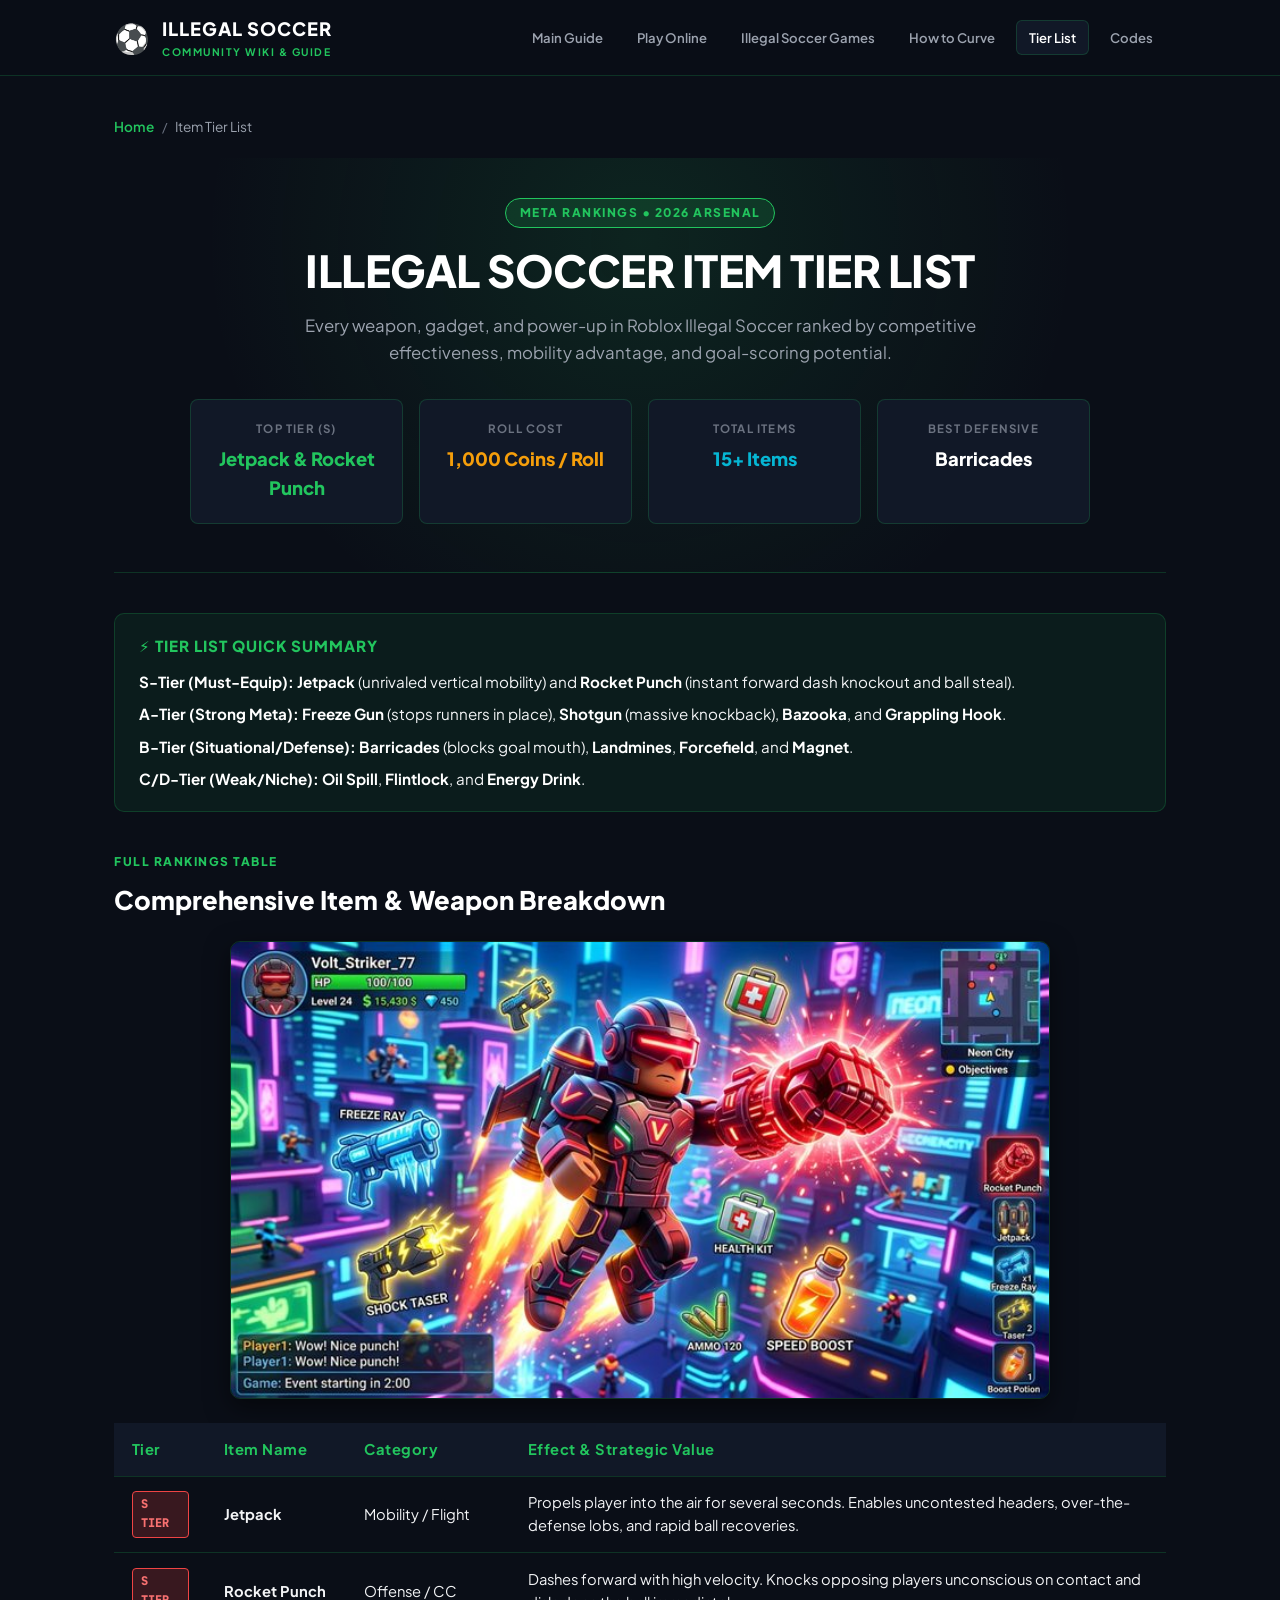
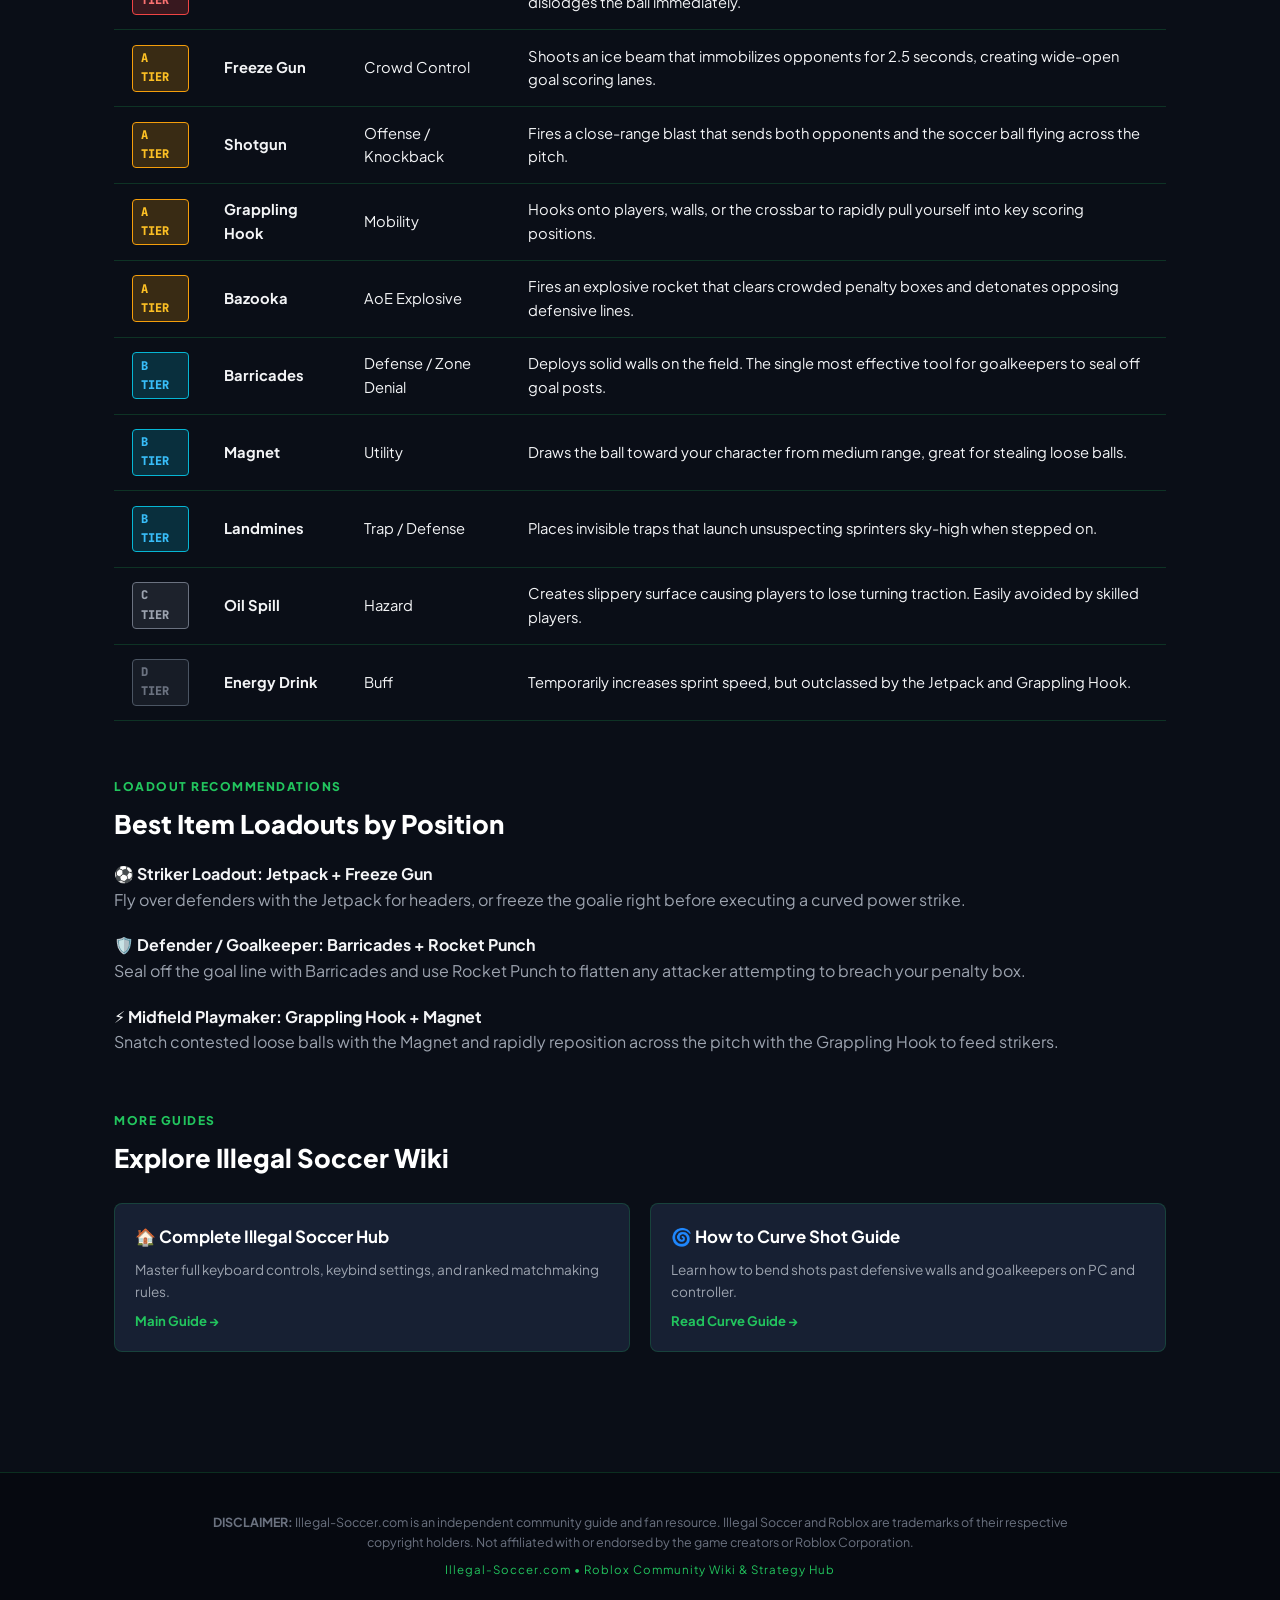
<file: tier-list/index.html>
<!DOCTYPE html>
<html lang="en">
<head>
  <meta charset="UTF-8">
  <meta name="viewport" content="width=device-width, initial-scale=1.0">
  <title>Illegal Soccer Tier List (Roblox) - Best Items, Weapons & Gadgets Ranked</title>
  <meta name="description" content="The definitive Roblox Illegal Soccer Item Tier List. All weapons, gadgets, and items ranked from S-Tier to D-Tier with strategies, cooldowns, and loadout combos.">
  <meta name="keywords" content="illegal soccer tier list, illegal soccer items, illegal soccer best weapons, illegal soccer gadgets, illegal soccer roblox items">
  
  <link rel="canonical" href="https://illegal-soccer.com/tier-list/">
  <meta property="og:title" content="Illegal Soccer Item Tier List (Roblox) - Best Weapons & Gadgets">
  <meta property="og:description" content="Find out the best items in Illegal Soccer: Jetpack, Rocket Punch, Freeze Gun, and Barricade rankings.">
  <meta property="og:type" content="article">
  <meta property="og:url" content="https://illegal-soccer.com/tier-list/">
  <link rel="icon" href="data:image/svg+xml,<svg xmlns=%22http://www.w3.org/2000/svg%22 viewBox=%220 0 100 100%22><text y=%22.9em%22 font-size=%2290%22>⚽</text></svg>">
  
  <!-- Structured Data JSON-LD -->
  <script type="application/ld+json">
  {
    "@context": "https://schema.org",
    "@graph": [
      {
        "@type": "BreadcrumbList",
        "itemListElement": [
          {
            "@type": "ListItem",
            "position": 1,
            "name": "Home",
            "item": "https://illegal-soccer.com/"
          },
          {
            "@type": "ListItem",
            "position": 2,
            "name": "Item Tier List",
            "item": "https://illegal-soccer.com/tier-list/"
          }
        ]
      },
      {
        "@type": "Article",
        "@id": "https://illegal-soccer.com/tier-list/#article",
        "headline": "Roblox Illegal Soccer Item & Weapon Tier List (2026 Rankings)",
        "description": "Comprehensive item rankings for Roblox Illegal Soccer, detailing abilities, cooldowns, and best competitive loadouts.",
        "inLanguage": "en-US",
        "datePublished": "2026-10-04",
        "dateModified": "2026-10-04",
        "author": {
          "@type": "Organization",
          "name": "Illegal Soccer Community Wiki"
        }
      },
      {
        "@type": "FAQPage",
        "mainEntity": [
          {
            "@type": "Question",
            "name": "What is the best item in Illegal Soccer?",
            "acceptedAnswer": {
              "@type": "Answer",
              "text": "The Jetpack is universally regarded as the #1 best item because it provides unrestricted 3D flight for uncontested headers, aerial intercepts, and scoring."
            }
          },
          {
            "@type": "Question",
            "name": "How much do item rolls cost in Illegal Soccer?",
            "acceptedAnswer": {
              "@type": "Answer",
              "text": "Each random item roll in the in-game Shop costs 1,000 Coins."
            }
          }
        ]
      }
    ]
  }
  </script>

  <!-- Google Fonts -->
  <link rel="preconnect" href="https://fonts.googleapis.com">
  <link rel="preconnect" href="https://fonts.gstatic.com" crossorigin>
  <link href="https://fonts.googleapis.com/css2?family=Plus+Jakarta+Sans:wght@400;500;600;700;800;900&family=JetBrains+Mono:wght@600;700&display=swap" rel="stylesheet">
  
  <link rel="stylesheet" href="/style.css">
  <script defer src="/_site-analytics.js"></script>
</head>
<body>
  <!-- Header Bar -->
  <header class="site-header">
    <div class="header-content">
      <a href="/" class="brand-logo">
        <span class="ball-icon">⚽</span>
        <div class="logo-text">
          <span class="brand-title">ILLEGAL SOCCER</span>
          <span class="brand-sub">COMMUNITY WIKI & GUIDE</span>
        </div>
      </a>
      <nav class="top-nav">
        <a href="/" class="nav-link">Main Guide</a>
        <a href="/play/" class="nav-link">Play Online</a>
        <a href="/illegal-soccer-games/" class="nav-link">Illegal Soccer Games</a>
        <a href="/how-to-curve/" class="nav-link">How to Curve</a>
        <a href="/tier-list/" class="nav-link active">Tier List</a>
        <a href="/codes/" class="nav-link">Codes</a>
      </nav>
    </div>
  </header>

  <!-- Main Container -->
  <main class="main-content">
    <!-- Breadcrumbs -->
    <nav class="breadcrumbs-nav" aria-label="Breadcrumb">
      <a href="/">Home</a>
      <span class="sep">/</span>
      <span class="current">Item Tier List</span>
    </nav>

    <!-- Hero Banner -->
    <section class="hero-section">
      <div class="badge-tag">META RANKINGS • 2026 ARSENAL</div>
      <h1 class="hero-title">ILLEGAL SOCCER ITEM TIER LIST</h1>
      <p class="hero-sub">
        Every weapon, gadget, and power-up in Roblox Illegal Soccer ranked by competitive effectiveness, mobility advantage, and goal-scoring potential.
      </p>
      
      <!-- Key Stats Callout -->
      <div class="quick-facts-grid">
        <div class="fact-card">
          <div class="fact-label">TOP TIER (S)</div>
          <div class="fact-val text-accent">Jetpack & Rocket Punch</div>
        </div>
        <div class="fact-card">
          <div class="fact-label">ROLL COST</div>
          <div class="fact-val text-gold">1,000 Coins / Roll</div>
        </div>
        <div class="fact-card">
          <div class="fact-label">TOTAL ITEMS</div>
          <div class="fact-val text-cyan">15+ Items</div>
        </div>
        <div class="fact-card">
          <div class="fact-label">BEST DEFENSIVE</div>
          <div class="fact-val">Barricades</div>
        </div>
      </div>
    </section>

    <!-- GEO Direct Answer Box -->
    <div class="geo-direct-answer">
      <h3>⚡ Tier List Quick Summary</h3>
      <ul>
        <li><strong>S-Tier (Must-Equip):</strong> <strong>Jetpack</strong> (unrivaled vertical mobility) and <strong>Rocket Punch</strong> (instant forward dash knockout and ball steal).</li>
        <li><strong>A-Tier (Strong Meta):</strong> <strong>Freeze Gun</strong> (stops runners in place), <strong>Shotgun</strong> (massive knockback), <strong>Bazooka</strong>, and <strong>Grappling Hook</strong>.</li>
        <li><strong>B-Tier (Situational/Defense):</strong> <strong>Barricades</strong> (blocks goal mouth), <strong>Landmines</strong>, <strong>Forcefield</strong>, and <strong>Magnet</strong>.</li>
        <li><strong>C/D-Tier (Weak/Niche):</strong> <strong>Oil Spill</strong>, <strong>Flintlock</strong>, and <strong>Energy Drink</strong>.</li>
      </ul>
    </div>

    <!-- Complete Tier Table -->
    <section class="content-block">
      <div class="section-badge">FULL RANKINGS TABLE</div>
      <h2>Comprehensive Item & Weapon Breakdown</h2>

      <!-- Items & Weapons Visual Showcase -->
      <div style="max-width: 820px; margin: 1.25rem auto 1.5rem auto; border-radius: 10px; overflow: hidden; border: 1px solid var(--border-color); box-shadow: 0 8px 24px rgba(0,0,0,0.5);">
        <img src="/images/items-tier-showcase.jpg" alt="Roblox Illegal Soccer Weapons and Items Arsenal Showcase" loading="lazy" width="720" height="405" style="width: 100%; height: auto; display: block;">
      </div>
      
      <div class="table-responsive">
        <table class="data-table">
          <thead>
            <tr>
              <th>Tier</th>
              <th>Item Name</th>
              <th>Category</th>
              <th>Effect & Strategic Value</th>
            </tr>
          </thead>
          <tbody>
            <tr>
              <td><span class="tier-tag tier-s">S TIER</span></td>
              <td><strong>Jetpack</strong></td>
              <td>Mobility / Flight</td>
              <td>Propels player into the air for several seconds. Enables uncontested headers, over-the-defense lobs, and rapid ball recoveries.</td>
            </tr>
            <tr>
              <td><span class="tier-tag tier-s">S TIER</span></td>
              <td><strong>Rocket Punch</strong></td>
              <td>Offense / CC</td>
              <td>Dashes forward with high velocity. Knocks opposing players unconscious on contact and dislodges the ball immediately.</td>
            </tr>
            <tr>
              <td><span class="tier-tag tier-a">A TIER</span></td>
              <td><strong>Freeze Gun</strong></td>
              <td>Crowd Control</td>
              <td>Shoots an ice beam that immobilizes opponents for 2.5 seconds, creating wide-open goal scoring lanes.</td>
            </tr>
            <tr>
              <td><span class="tier-tag tier-a">A TIER</span></td>
              <td><strong>Shotgun</strong></td>
              <td>Offense / Knockback</td>
              <td>Fires a close-range blast that sends both opponents and the soccer ball flying across the pitch.</td>
            </tr>
            <tr>
              <td><span class="tier-tag tier-a">A TIER</span></td>
              <td><strong>Grappling Hook</strong></td>
              <td>Mobility</td>
              <td>Hooks onto players, walls, or the crossbar to rapidly pull yourself into key scoring positions.</td>
            </tr>
            <tr>
              <td><span class="tier-tag tier-a">A TIER</span></td>
              <td><strong>Bazooka</strong></td>
              <td>AoE Explosive</td>
              <td>Fires an explosive rocket that clears crowded penalty boxes and detonates opposing defensive lines.</td>
            </tr>
            <tr>
              <td><span class="tier-tag tier-b">B TIER</span></td>
              <td><strong>Barricades</strong></td>
              <td>Defense / Zone Denial</td>
              <td>Deploys solid walls on the field. The single most effective tool for goalkeepers to seal off goal posts.</td>
            </tr>
            <tr>
              <td><span class="tier-tag tier-b">B TIER</span></td>
              <td><strong>Magnet</strong></td>
              <td>Utility</td>
              <td>Draws the ball toward your character from medium range, great for stealing loose balls.</td>
            </tr>
            <tr>
              <td><span class="tier-tag tier-b">B TIER</span></td>
              <td><strong>Landmines</strong></td>
              <td>Trap / Defense</td>
              <td>Places invisible traps that launch unsuspecting sprinters sky-high when stepped on.</td>
            </tr>
            <tr>
              <td><span class="tier-tag tier-c">C TIER</span></td>
              <td><strong>Oil Spill</strong></td>
              <td>Hazard</td>
              <td>Creates slippery surface causing players to lose turning traction. Easily avoided by skilled players.</td>
            </tr>
            <tr>
              <td><span class="tier-tag tier-d">D TIER</span></td>
              <td><strong>Energy Drink</strong></td>
              <td>Buff</td>
              <td>Temporarily increases sprint speed, but outclassed by the Jetpack and Grappling Hook.</td>
            </tr>
          </tbody>
        </table>
      </div>
    </section>

    <!-- Optimal Loadouts -->
    <section class="content-block">
      <div class="section-badge">LOADOUT RECOMMENDATIONS</div>
      <h2>Best Item Loadouts by Position</h2>

      <div class="tips-grid">
        <div class="tip-box">
          <h4>⚽ Striker Loadout: Jetpack + Freeze Gun</h4>
          <p>Fly over defenders with the Jetpack for headers, or freeze the goalie right before executing a curved power strike.</p>
        </div>
        <div class="tip-box">
          <h4>🛡️ Defender / Goalkeeper: Barricades + Rocket Punch</h4>
          <p>Seal off the goal line with Barricades and use Rocket Punch to flatten any attacker attempting to breach your penalty box.</p>
        </div>
        <div class="tip-box">
          <h4>⚡ Midfield Playmaker: Grappling Hook + Magnet</h4>
          <p>Snatch contested loose balls with the Magnet and rapidly reposition across the pitch with the Grappling Hook to feed strikers.</p>
        </div>
      </div>
    </section>

    <!-- Hub Cards Navigation -->
    <section class="content-block">
      <div class="section-badge">MORE GUIDES</div>
      <h2>Explore Illegal Soccer Wiki</h2>
      <div class="hub-nav-grid">
        <a href="/" class="hub-card">
          <h4>🏠 Complete Illegal Soccer Hub</h4>
          <p>Master full keyboard controls, keybind settings, and ranked matchmaking rules.</p>
          <span class="hub-link-text">Main Guide →</span>
        </a>
        <a href="/how-to-curve/" class="hub-card">
          <h4>🌀 How to Curve Shot Guide</h4>
          <p>Learn how to bend shots past defensive walls and goalkeepers on PC and controller.</p>
          <span class="hub-link-text">Read Curve Guide →</span>
        </a>
      </div>
    </section>
  </main>

  <!-- Site Footer -->
  <footer class="site-footer">
    <div class="footer-content">
      <p class="disclaimer-text">
        <strong>DISCLAIMER:</strong> Illegal-Soccer.com is an independent community guide and fan resource. Illegal Soccer and Roblox are trademarks of their respective copyright holders. Not affiliated with or endorsed by the game creators or Roblox Corporation.
      </p>
      <p class="copyright-sub">Illegal-Soccer.com • Roblox Community Wiki & Strategy Hub</p>
    </div>
  </footer>

  <script src="/app.js"></script>
</body>
</html>
</file>
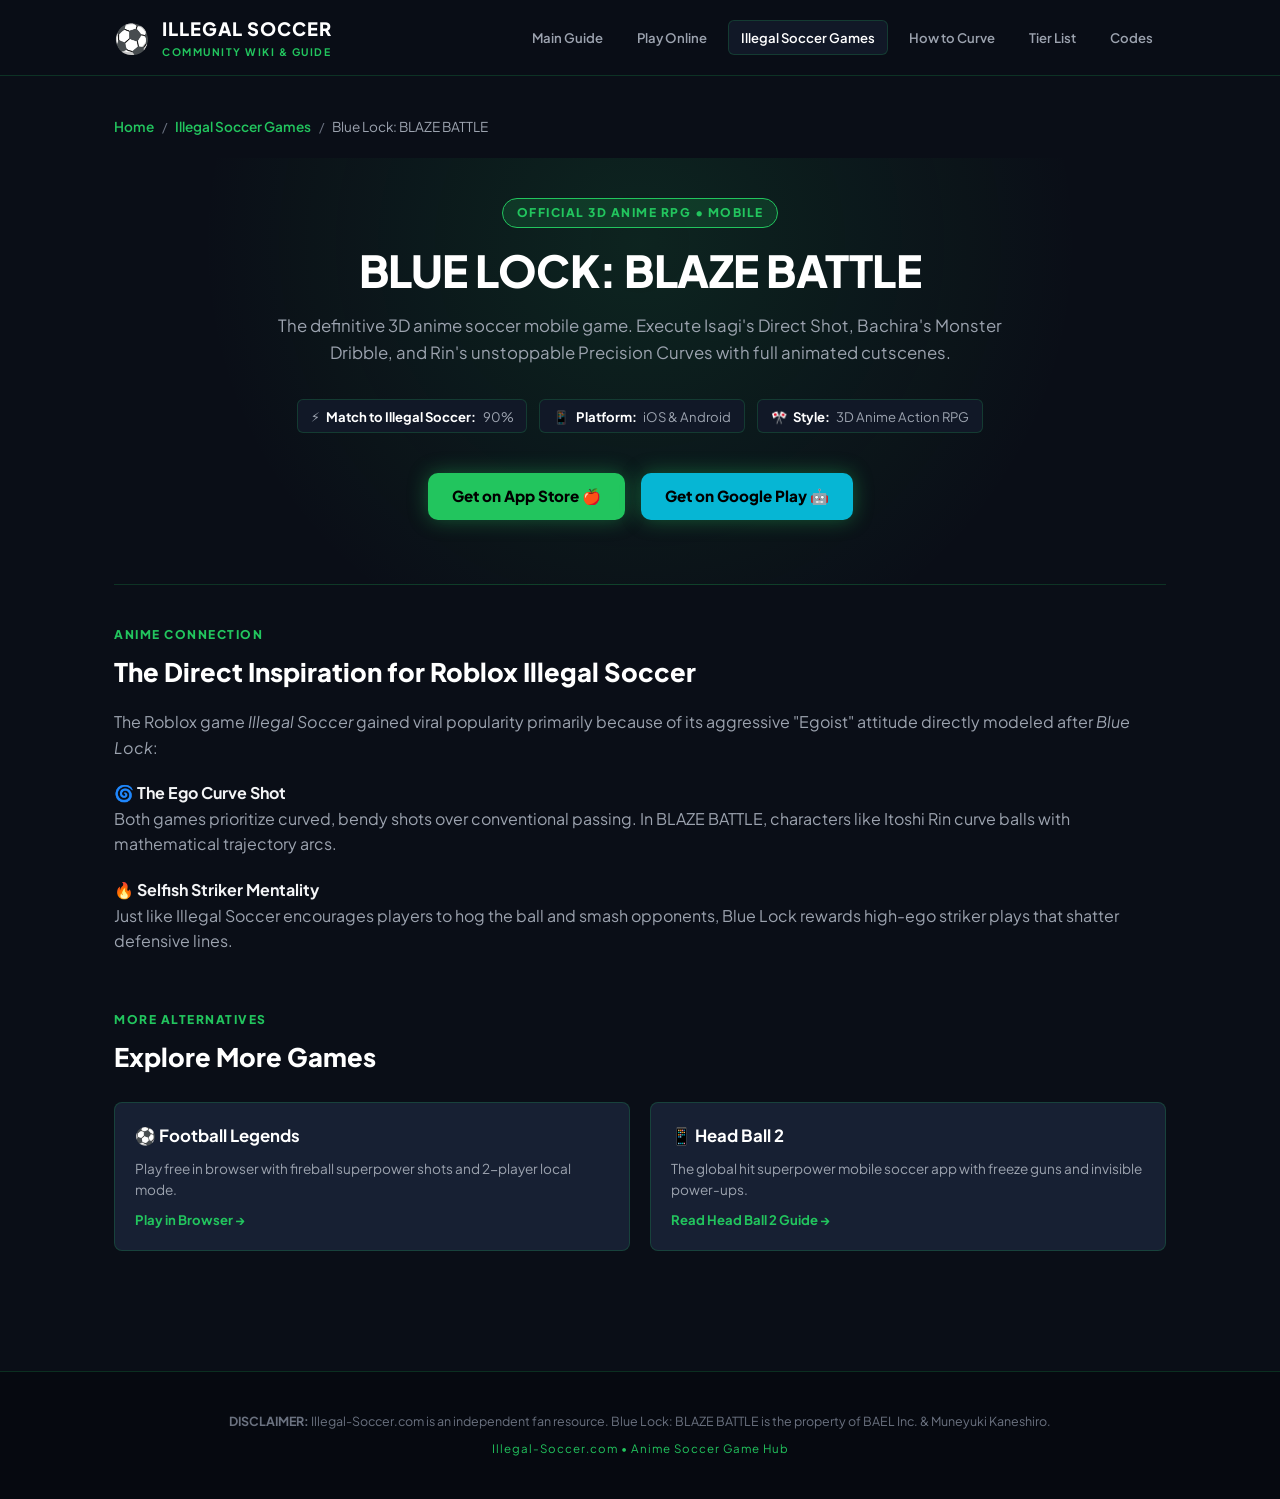
<file: illegal-soccer-games/blue-lock-blaze-battle/index.html>
<!DOCTYPE html>
<html lang="en">
<head>
  <meta charset="UTF-8">
  <meta name="viewport" content="width=device-width, initial-scale=1.0">
  <title>Blue Lock: BLAZE BATTLE - Official Anime 3D Soccer Game (iOS & Android)</title>
  <meta name="description" content="Master Blue Lock: BLAZE BATTLE on mobile. Complete character guide, direct shots, curve special moves, ego awakenings, and team synergy tactics.">
  <meta name="keywords" content="blue lock blaze battle, blue lock mobile game, games like illegal soccer, blue lock curve shot, anime soccer mobile">
  
  <link rel="canonical" href="https://illegal-soccer.com/illegal-soccer-games/blue-lock-blaze-battle/">
  <meta property="og:title" content="Blue Lock: BLAZE BATTLE - Anime Soccer Alternative">
  <meta property="og:description" content="Discover Blue Lock: BLAZE BATTLE: 3D anime soccer with ego awakenings, dramatic curve shots, and character skill animations.">
  <meta property="og:type" content="article">
  <meta property="og:url" content="https://illegal-soccer.com/illegal-soccer-games/blue-lock-blaze-battle/">
  <link rel="icon" href="data:image/svg+xml,<svg xmlns=%22http://www.w3.org/2000/svg%22 viewBox=%220 0 100 100%22><text y=%22.9em%22 font-size=%2290%22>⚽</text></svg>">
  
  <!-- Structured Data JSON-LD -->
  <script type="application/ld+json">
  {
    "@context": "https://schema.org",
    "@graph": [
      {
        "@type": "BreadcrumbList",
        "itemListElement": [
          {
            "@type": "ListItem",
            "position": 1,
            "name": "Home",
            "item": "https://illegal-soccer.com/"
          },
          {
            "@type": "ListItem",
            "position": 2,
            "name": "Illegal Soccer Games",
            "item": "https://illegal-soccer.com/illegal-soccer-games/"
          },
          {
            "@type": "ListItem",
            "position": 3,
            "name": "Blue Lock: BLAZE BATTLE",
            "item": "https://illegal-soccer.com/illegal-soccer-games/blue-lock-blaze-battle/"
          }
        ]
      },
      {
        "@type": "SoftwareApplication",
        "name": "Blue Lock: BLAZE BATTLE",
        "operatingSystem": "iOS, Android",
        "applicationCategory": "GameApplication"
      }
    ]
  }
  </script>

  <!-- Google Fonts -->
  <link rel="preconnect" href="https://fonts.googleapis.com">
  <link rel="preconnect" href="https://fonts.gstatic.com" crossorigin>
  <link href="https://fonts.googleapis.com/css2?family=Plus+Jakarta+Sans:wght@400;500;600;700;800;900&family=JetBrains+Mono:wght@600;700&display=swap" rel="stylesheet">
  
  <link rel="stylesheet" href="/style.css">
  <script defer src="/_site-analytics.js"></script>
</head>
<body>
  <!-- Header Bar -->
  <header class="site-header">
    <div class="header-content">
      <a href="/" class="brand-logo">
        <span class="ball-icon">⚽</span>
        <div class="logo-text">
          <span class="brand-title">ILLEGAL SOCCER</span>
          <span class="brand-sub">COMMUNITY WIKI & GUIDE</span>
        </div>
      </a>
      <nav class="top-nav">
        <a href="/" class="nav-link">Main Guide</a>
        <a href="/play/" class="nav-link">Play Online</a>
        <a href="/illegal-soccer-games/" class="nav-link active">Illegal Soccer Games</a>
        <a href="/how-to-curve/" class="nav-link">How to Curve</a>
        <a href="/tier-list/" class="nav-link">Tier List</a>
        <a href="/codes/" class="nav-link">Codes</a>
      </nav>
    </div>
  </header>

  <!-- Main Container -->
  <main class="main-content">
    <!-- Breadcrumbs -->
    <nav class="breadcrumbs-nav" aria-label="Breadcrumb">
      <a href="/">Home</a>
      <span class="sep">/</span>
      <a href="/illegal-soccer-games/">Illegal Soccer Games</a>
      <span class="sep">/</span>
      <span class="current">Blue Lock: BLAZE BATTLE</span>
    </nav>

    <!-- Hero Banner -->
    <section class="hero-section">
      <div class="badge-tag">OFFICIAL 3D ANIME RPG • MOBILE</div>
      <h1 class="hero-title">BLUE LOCK: BLAZE BATTLE</h1>
      <p class="hero-sub">
        The definitive 3D anime soccer mobile game. Execute Isagi's Direct Shot, Bachira's Monster Dribble, and Rin's unstoppable Precision Curves with full animated cutscenes.
      </p>
      
      <div class="game-meta-pills" style="justify-content: center;">
        <span class="meta-pill">⚡ <strong>Match to Illegal Soccer:</strong> 90%</span>
        <span class="meta-pill">📱 <strong>Platform:</strong> iOS & Android</span>
        <span class="meta-pill">🎌 <strong>Style:</strong> 3D Anime Action RPG</span>
      </div>

      <div style="margin-top: 1.5rem; display:flex; justify-content:center; gap:1rem; flex-wrap:wrap;">
        <a href="https://apps.apple.com" target="_blank" rel="nofollow noopener noreferrer" class="cta-play-btn" style="font-size:0.95rem; padding:0.7rem 1.5rem;">
          Get on App Store 🍎
        </a>
        <a href="https://play.google.com" target="_blank" rel="nofollow noopener noreferrer" class="cta-play-btn" style="font-size:0.95rem; padding:0.7rem 1.5rem; background:var(--accent-cyan);">
          Get on Google Play 🤖
        </a>
      </div>
    </section>

    <!-- Why Blue Lock Fans Play Both -->
    <section class="content-block">
      <div class="section-badge">ANIME CONNECTION</div>
      <h2>The Direct Inspiration for Roblox Illegal Soccer</h2>
      <p>
        The Roblox game <em>Illegal Soccer</em> gained viral popularity primarily because of its aggressive "Egoist" attitude directly modeled after <em>Blue Lock</em>:
      </p>

      <div class="tips-grid">
        <div class="tip-box">
          <h4>🌀 The Ego Curve Shot</h4>
          <p>Both games prioritize curved, bendy shots over conventional passing. In BLAZE BATTLE, characters like Itoshi Rin curve balls with mathematical trajectory arcs.</p>
        </div>
        <div class="tip-box">
          <h4>🔥 Selfish Striker Mentality</h4>
          <p>Just like Illegal Soccer encourages players to hog the ball and smash opponents, Blue Lock rewards high-ego striker plays that shatter defensive lines.</p>
        </div>
      </div>
    </section>

    <!-- Hub Navigation -->
    <section class="content-block">
      <div class="section-badge">MORE ALTERNATIVES</div>
      <h2>Explore More Games</h2>
      <div class="hub-nav-grid">
        <a href="/illegal-soccer-games/football-legends/" class="hub-card">
          <h4>⚽ Football Legends</h4>
          <p>Play free in browser with fireball superpower shots and 2-player local mode.</p>
          <span class="hub-link-text">Play in Browser →</span>
        </a>
        <a href="/illegal-soccer-games/head-ball-2/" class="hub-card">
          <h4>📱 Head Ball 2</h4>
          <p>The global hit superpower mobile soccer app with freeze guns and invisible power-ups.</p>
          <span class="hub-link-text">Read Head Ball 2 Guide →</span>
        </a>
      </div>
    </section>
  </main>

  <!-- Site Footer -->
  <footer class="site-footer">
    <div class="footer-content">
      <p class="disclaimer-text">
        <strong>DISCLAIMER:</strong> Illegal-Soccer.com is an independent fan resource. Blue Lock: BLAZE BATTLE is the property of BAEL Inc. & Muneyuki Kaneshiro.
      </p>
      <p class="copyright-sub">Illegal-Soccer.com • Anime Soccer Game Hub</p>
    </div>
  </footer>

  <script src="/app.js"></script>
</body>
</html>
</file>
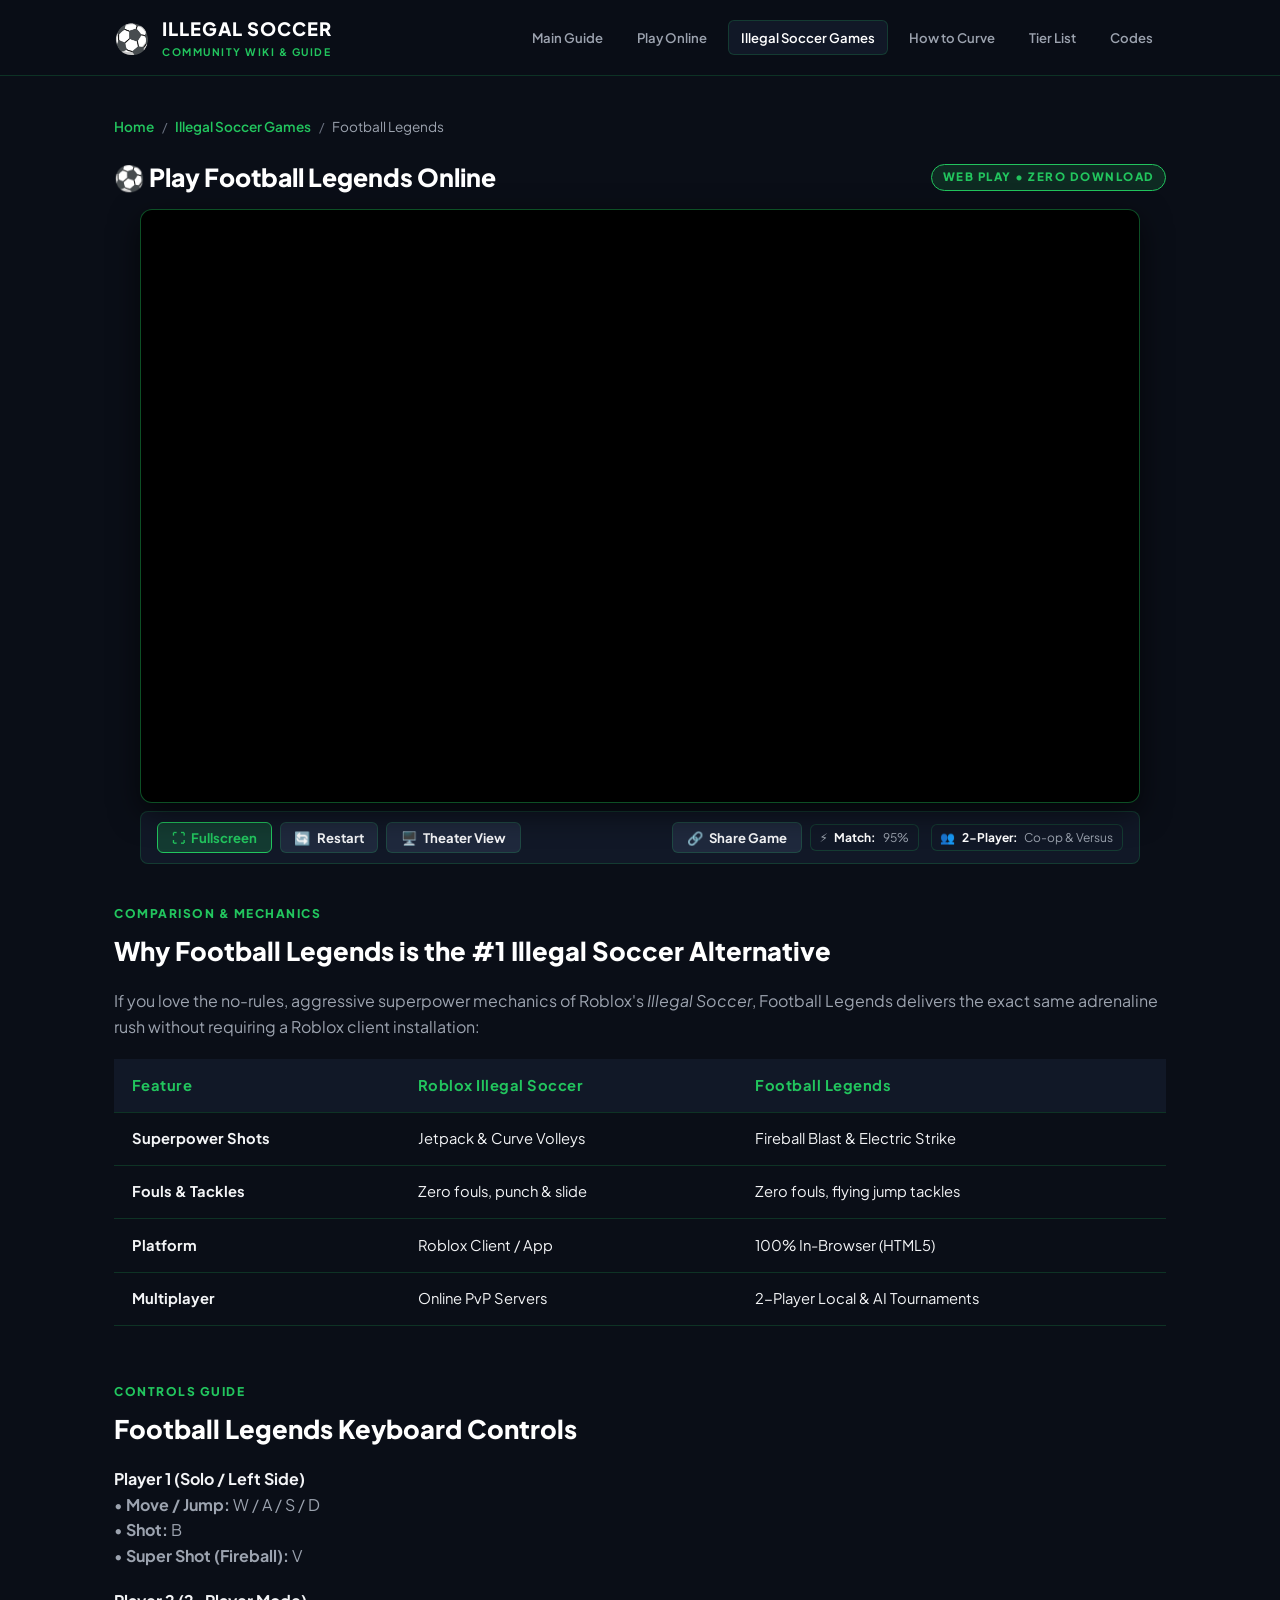
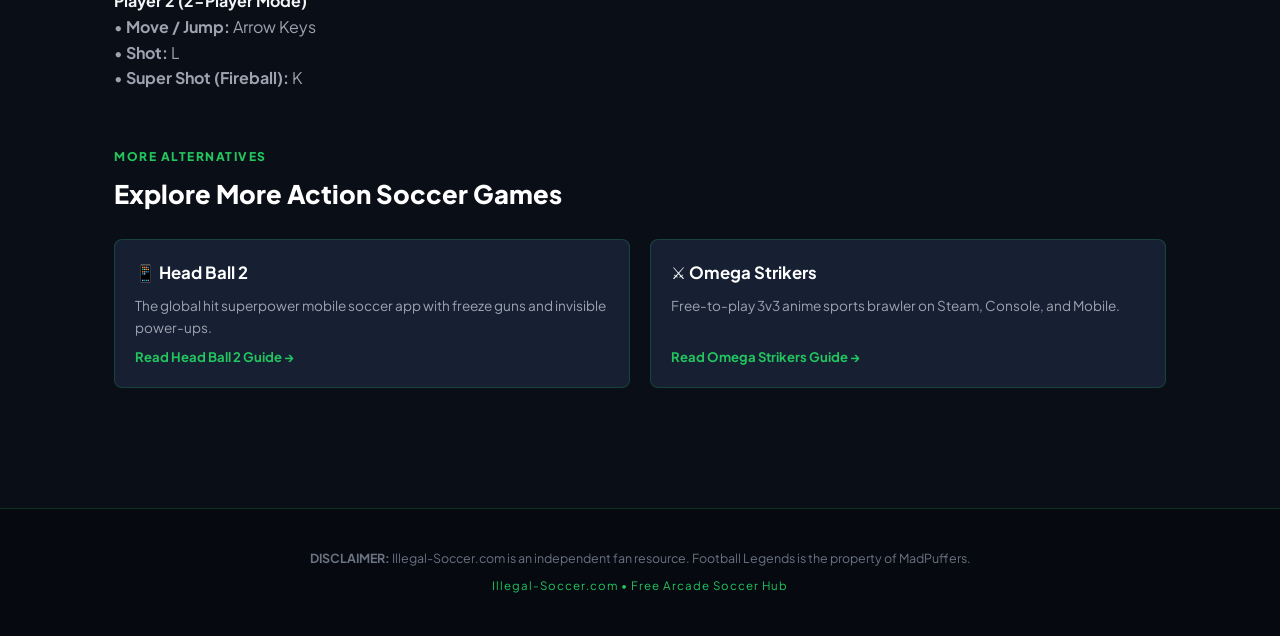
<file: illegal-soccer-games/football-legends/index.html>
<!DOCTYPE html>
<html lang="en">
<head>
  <meta charset="UTF-8">
  <meta name="viewport" content="width=device-width, initial-scale=1.0">
  <title>Play Football Legends Online Free - Games Like Illegal Soccer (No Download)</title>
  <meta name="description" content="Play Football Legends free in your browser. Superpower fireball shots, bicycle kicks, and 2-player mode. The #1 web alternative to Roblox Illegal Soccer.">
  <meta name="keywords" content="football legends, play football legends unblocked, games like illegal soccer, free browser soccer games, soccer masters unblocked">
  
  <link rel="canonical" href="https://illegal-soccer.com/illegal-soccer-games/football-legends/">
  <meta property="og:title" content="Football Legends - Play Free in Browser (Games Like Illegal Soccer)">
  <meta property="og:description" content="Play Football Legends online. Fireball super-shots, flying jump tackles, and 2-player matches with zero download.">
  <meta property="og:type" content="article">
  <meta property="og:url" content="https://illegal-soccer.com/illegal-soccer-games/football-legends/">
  <link rel="icon" href="data:image/svg+xml,<svg xmlns=%22http://www.w3.org/2000/svg%22 viewBox=%220 0 100 100%22><text y=%22.9em%22 font-size=%2290%22>⚽</text></svg>">
  
  <!-- Structured Data JSON-LD -->
  <script type="application/ld+json">
  {
    "@context": "https://schema.org",
    "@graph": [
      {
        "@type": "BreadcrumbList",
        "itemListElement": [
          {
            "@type": "ListItem",
            "position": 1,
            "name": "Home",
            "item": "https://illegal-soccer.com/"
          },
          {
            "@type": "ListItem",
            "position": 2,
            "name": "Illegal Soccer Games",
            "item": "https://illegal-soccer.com/illegal-soccer-games/"
          },
          {
            "@type": "ListItem",
            "position": 3,
            "name": "Football Legends",
            "item": "https://illegal-soccer.com/illegal-soccer-games/football-legends/"
          }
        ]
      },
      {
        "@type": "VideoGame",
        "name": "Football Legends",
        "description": "Fast-paced 2D arcade soccer game with superpowers, fireball shots, and local multiplayer.",
        "playMode": "MultiPlayer",
        "applicationCategory": "Game",
        "genre": ["Sports", "Arcade", "Multiplayer"]
      }
    ]
  }
  </script>

  <!-- Google Fonts -->
  <link rel="preconnect" href="https://fonts.googleapis.com">
  <link rel="preconnect" href="https://fonts.gstatic.com" crossorigin>
  <link href="https://fonts.googleapis.com/css2?family=Plus+Jakarta+Sans:wght@400;500;600;700;800;900&family=JetBrains+Mono:wght@600;700&display=swap" rel="stylesheet">
  
  <link rel="stylesheet" href="/style.css">
  <script defer src="/_site-analytics.js"></script>
</head>
<body>
  <!-- Header Bar -->
  <header class="site-header">
    <div class="header-content">
      <a href="/" class="brand-logo">
        <span class="ball-icon">⚽</span>
        <div class="logo-text">
          <span class="brand-title">ILLEGAL SOCCER</span>
          <span class="brand-sub">COMMUNITY WIKI & GUIDE</span>
        </div>
      </a>
      <nav class="top-nav">
        <a href="/" class="nav-link">Main Guide</a>
        <a href="/play/" class="nav-link">Play Online</a>
        <a href="/illegal-soccer-games/" class="nav-link active">Illegal Soccer Games</a>
        <a href="/how-to-curve/" class="nav-link">How to Curve</a>
        <a href="/tier-list/" class="nav-link">Tier List</a>
        <a href="/codes/" class="nav-link">Codes</a>
      </nav>
    </div>
  </header>

  <!-- Main Container -->
  <main class="main-content">
    <!-- Breadcrumbs -->
    <nav class="breadcrumbs-nav" aria-label="Breadcrumb">
      <a href="/">Home</a>
      <span class="sep">/</span>
      <a href="/illegal-soccer-games/">Illegal Soccer Games</a>
      <span class="sep">/</span>
      <span class="current">Football Legends</span>
    </nav>

    <!-- Compact Title Bar -->
    <div style="display: flex; justify-content: space-between; align-items: center; flex-wrap: wrap; gap: 0.5rem; margin-bottom: 0.75rem;">
      <h1 style="font-size: clamp(1.2rem, 3vw, 1.55rem); font-weight: 900; color: #fff; margin: 0; display: flex; align-items: center; gap: 0.5rem;">
        ⚽ Play Football Legends Online
      </h1>
      <span class="badge-tag" style="margin: 0; padding: 0.2rem 0.65rem; font-size: 0.72rem;">WEB PLAY • ZERO DOWNLOAD</span>
    </div>

    <!-- Embedded Playable Game Iframe (Directly at the Top) -->
    <div class="game-iframe-wrapper" style="max-width: 1000px; margin: 0 auto 0.5rem auto; padding-bottom: 56.25%;">
      <iframe src="https://footballlegends-online.github.io/file/" title="Football Legends Free Web Game" allow="fullscreen; autoplay" scrolling="no" loading="lazy"></iframe>
    </div>
    
    <!-- Arcade Action Toolbar (Fullscreen, Restart, Theater, Share) -->
    <div class="game-action-toolbar" style="max-width: 1000px; margin: 0 auto 2.5rem auto;">
      <div class="left-tools">
        <button id="fullscreenBtn" class="arcade-tool-btn primary-tool" type="button" title="Play Fullscreen">
          <span>⛶</span> Fullscreen
        </button>
        <button id="restartBtn" class="arcade-tool-btn" type="button" title="Restart Game">
          <span>🔄</span> Restart
        </button>
        <button id="theaterBtn" class="arcade-tool-btn" type="button" title="Expand Game View">
          <span>🖥️</span> Theater View
        </button>
      </div>
      <div class="right-tools">
        <button id="shareBtn" class="arcade-tool-btn" type="button" title="Copy Link to Share">
          <span>🔗</span> Share Game
        </button>
        <div class="game-meta-pills" style="margin: 0;">
          <span class="meta-pill" style="padding: 0.2rem 0.55rem; font-size: 0.75rem;">⚡ <strong>Match:</strong> 95%</span>
          <span class="meta-pill" style="padding: 0.2rem 0.55rem; font-size: 0.75rem;">👥 <strong>2-Player:</strong> Co-op & Versus</span>
        </div>
      </div>
    </div>

    <!-- Comparison Breakdown -->
    <section class="content-block">
      <div class="section-badge">COMPARISON & MECHANICS</div>
      <h2>Why Football Legends is the #1 Illegal Soccer Alternative</h2>
      <p>
        If you love the no-rules, aggressive superpower mechanics of Roblox's <em>Illegal Soccer</em>, Football Legends delivers the exact same adrenaline rush without requiring a Roblox client installation:
      </p>

      <div class="table-responsive">
        <table class="data-table">
          <thead>
            <tr>
              <th>Feature</th>
              <th>Roblox Illegal Soccer</th>
              <th>Football Legends</th>
            </tr>
          </thead>
          <tbody>
            <tr>
              <td><strong>Superpower Shots</strong></td>
              <td>Jetpack & Curve Volleys</td>
              <td>Fireball Blast & Electric Strike</td>
            </tr>
            <tr>
              <td><strong>Fouls & Tackles</strong></td>
              <td>Zero fouls, punch & slide</td>
              <td>Zero fouls, flying jump tackles</td>
            </tr>
            <tr>
              <td><strong>Platform</strong></td>
              <td>Roblox Client / App</td>
              <td>100% In-Browser (HTML5)</td>
            </tr>
            <tr>
              <td><strong>Multiplayer</strong></td>
              <td>Online PvP Servers</td>
              <td>2-Player Local & AI Tournaments</td>
            </tr>
          </tbody>
        </table>
      </div>
    </section>

    <!-- Keybinds Table -->
    <section class="content-block">
      <div class="section-badge">CONTROLS GUIDE</div>
      <h2>Football Legends Keyboard Controls</h2>
      
      <div class="tips-grid">
        <div class="tip-box">
          <h4>Player 1 (Solo / Left Side)</h4>
          <p>• <strong>Move / Jump:</strong> W / A / S / D<br>• <strong>Shot:</strong> B<br>• <strong>Super Shot (Fireball):</strong> V</p>
        </div>
        <div class="tip-box">
          <h4>Player 2 (2-Player Mode)</h4>
          <p>• <strong>Move / Jump:</strong> Arrow Keys<br>• <strong>Shot:</strong> L<br>• <strong>Super Shot (Fireball):</strong> K</p>
        </div>
      </div>
    </section>

    <!-- Hub Cards Navigation -->
    <section class="content-block">
      <div class="section-badge">MORE ALTERNATIVES</div>
      <h2>Explore More Action Soccer Games</h2>
      <div class="hub-nav-grid">
        <a href="/illegal-soccer-games/head-ball-2/" class="hub-card">
          <h4>📱 Head Ball 2</h4>
          <p>The global hit superpower mobile soccer app with freeze guns and invisible power-ups.</p>
          <span class="hub-link-text">Read Head Ball 2 Guide →</span>
        </a>
        <a href="/illegal-soccer-games/omega-strikers/" class="hub-card">
          <h4>⚔️ Omega Strikers</h4>
          <p>Free-to-play 3v3 anime sports brawler on Steam, Console, and Mobile.</p>
          <span class="hub-link-text">Read Omega Strikers Guide →</span>
        </a>
      </div>
    </section>
  </main>

  <!-- Site Footer -->
  <footer class="site-footer">
    <div class="footer-content">
      <p class="disclaimer-text">
        <strong>DISCLAIMER:</strong> Illegal-Soccer.com is an independent fan resource. Football Legends is the property of MadPuffers.
      </p>
      <p class="copyright-sub">Illegal-Soccer.com • Free Arcade Soccer Hub</p>
    </div>
  </footer>

  <script src="/app.js"></script>
</body>
</html>
</file>
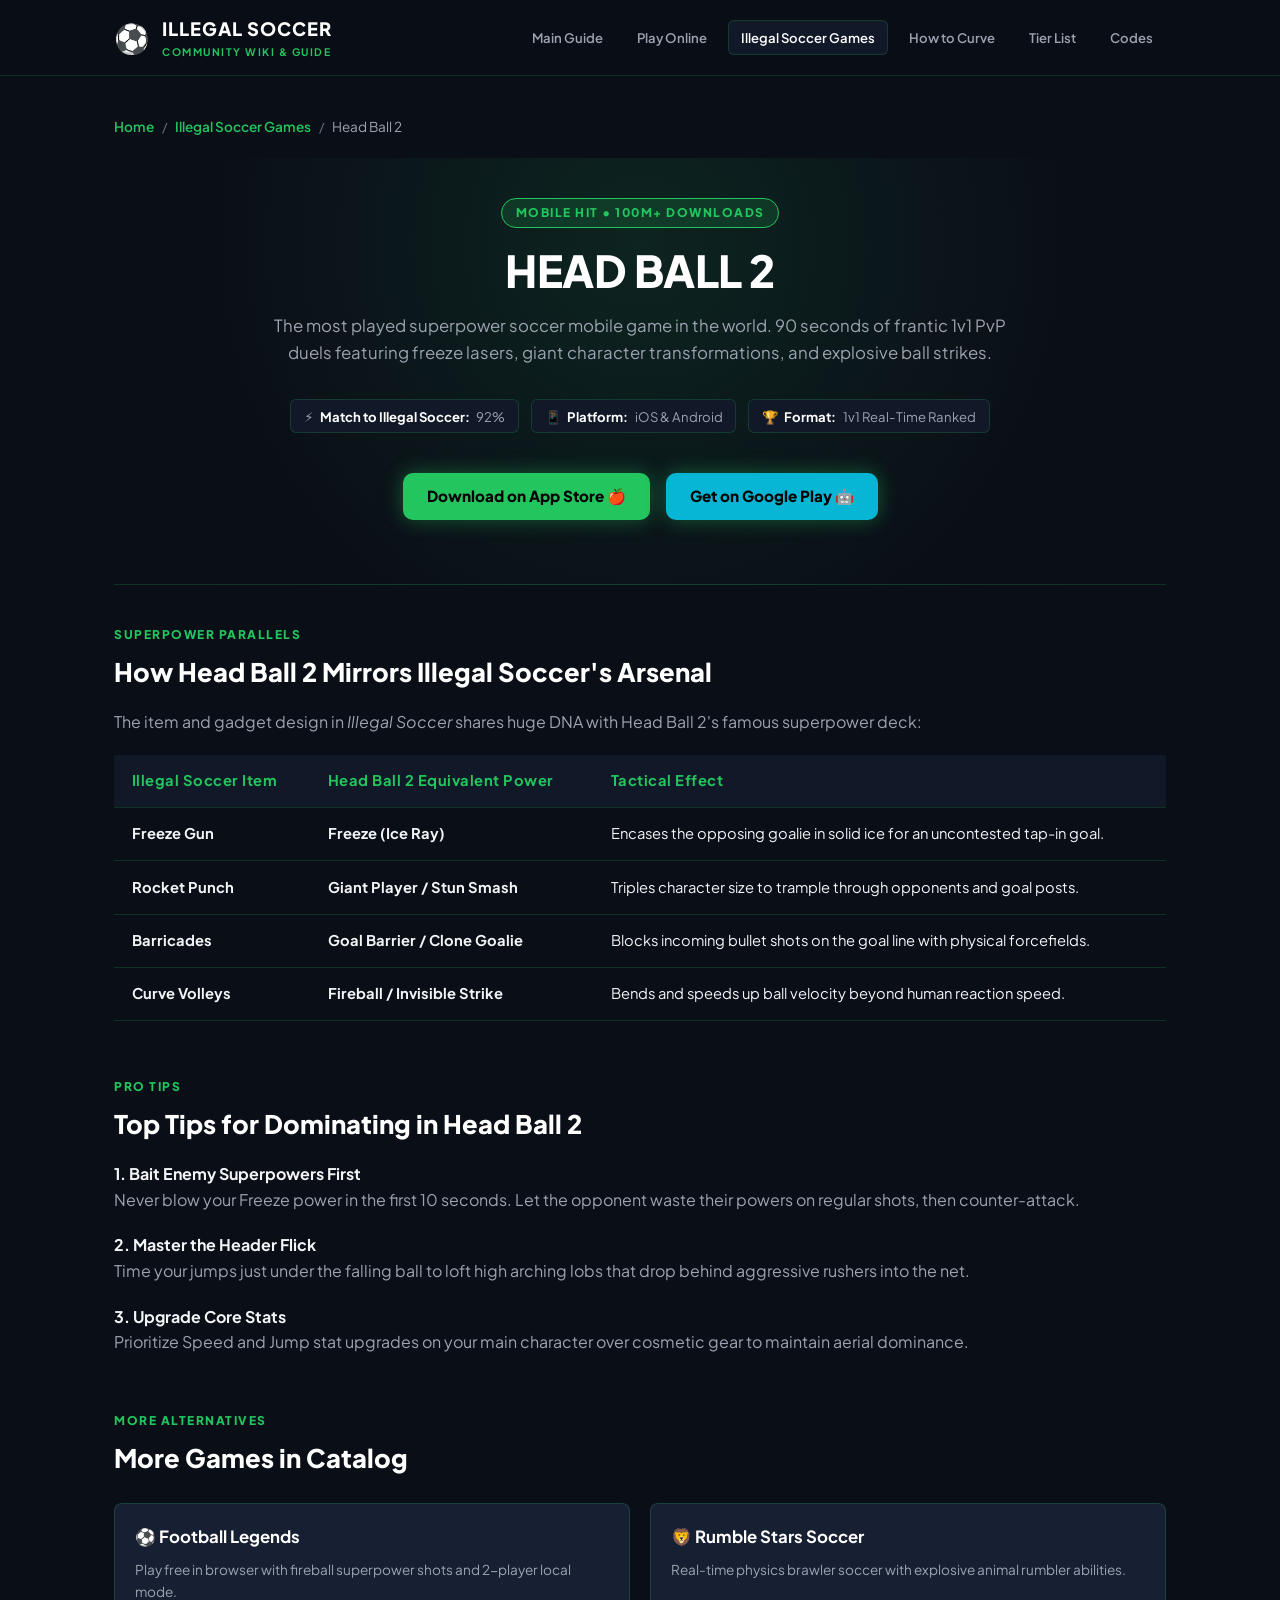
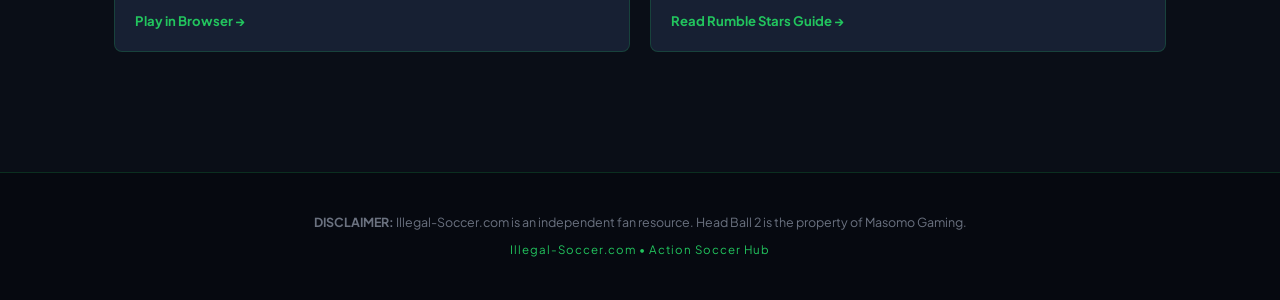
<file: illegal-soccer-games/head-ball-2/index.html>
<!DOCTYPE html>
<html lang="en">
<head>
  <meta charset="UTF-8">
  <meta name="viewport" content="width=device-width, initial-scale=1.0">
  <title>Head Ball 2 - The #1 Superpower Soccer Mobile Game Like Illegal Soccer</title>
  <meta name="description" content="Master Head Ball 2 on iOS & Android. Complete guide to superpower items, freeze guns, giant mutations, and 90-second ranked PvP soccer battles.">
  <meta name="keywords" content="head ball 2, head ball 2 superpowers, games like illegal soccer, head ball 2 guide, mobile arcade soccer">
  
  <link rel="canonical" href="https://illegal-soccer.com/illegal-soccer-games/head-ball-2/">
  <meta property="og:title" content="Head Ball 2 - Superpower Soccer Mobile Alternative">
  <meta property="og:description" content="Discover Head Ball 2: 90-second superpower soccer duels with freeze beams, giant mutations, and online ranked ladders.">
  <meta property="og:type" content="article">
  <meta property="og:url" content="https://illegal-soccer.com/illegal-soccer-games/head-ball-2/">
  <link rel="icon" href="data:image/svg+xml,<svg xmlns=%22http://www.w3.org/2000/svg%22 viewBox=%220 0 100 100%22><text y=%22.9em%22 font-size=%2290%22>⚽</text></svg>">
  
  <!-- Structured Data JSON-LD -->
  <script type="application/ld+json">
  {
    "@context": "https://schema.org",
    "@graph": [
      {
        "@type": "BreadcrumbList",
        "itemListElement": [
          {
            "@type": "ListItem",
            "position": 1,
            "name": "Home",
            "item": "https://illegal-soccer.com/"
          },
          {
            "@type": "ListItem",
            "position": 2,
            "name": "Illegal Soccer Games",
            "item": "https://illegal-soccer.com/illegal-soccer-games/"
          },
          {
            "@type": "ListItem",
            "position": 3,
            "name": "Head Ball 2",
            "item": "https://illegal-soccer.com/illegal-soccer-games/head-ball-2/"
          }
        ]
      },
      {
        "@type": "SoftwareApplication",
        "name": "Head Ball 2",
        "operatingSystem": "iOS, Android",
        "applicationCategory": "GameApplication",
        "aggregateRating": {
          "@type": "AggregateRating",
          "ratingValue": "4.6",
          "reviewCount": "2500000"
        }
      }
    ]
  }
  </script>

  <!-- Google Fonts -->
  <link rel="preconnect" href="https://fonts.googleapis.com">
  <link rel="preconnect" href="https://fonts.gstatic.com" crossorigin>
  <link href="https://fonts.googleapis.com/css2?family=Plus+Jakarta+Sans:wght@400;500;600;700;800;900&family=JetBrains+Mono:wght@600;700&display=swap" rel="stylesheet">
  
  <link rel="stylesheet" href="/style.css">
  <script defer src="/_site-analytics.js"></script>
</head>
<body>
  <!-- Header Bar -->
  <header class="site-header">
    <div class="header-content">
      <a href="/" class="brand-logo">
        <span class="ball-icon">⚽</span>
        <div class="logo-text">
          <span class="brand-title">ILLEGAL SOCCER</span>
          <span class="brand-sub">COMMUNITY WIKI & GUIDE</span>
        </div>
      </a>
      <nav class="top-nav">
        <a href="/" class="nav-link">Main Guide</a>
        <a href="/play/" class="nav-link">Play Online</a>
        <a href="/illegal-soccer-games/" class="nav-link active">Illegal Soccer Games</a>
        <a href="/how-to-curve/" class="nav-link">How to Curve</a>
        <a href="/tier-list/" class="nav-link">Tier List</a>
        <a href="/codes/" class="nav-link">Codes</a>
      </nav>
    </div>
  </header>

  <!-- Main Container -->
  <main class="main-content">
    <!-- Breadcrumbs -->
    <nav class="breadcrumbs-nav" aria-label="Breadcrumb">
      <a href="/">Home</a>
      <span class="sep">/</span>
      <a href="/illegal-soccer-games/">Illegal Soccer Games</a>
      <span class="sep">/</span>
      <span class="current">Head Ball 2</span>
    </nav>

    <!-- Hero Banner -->
    <section class="hero-section">
      <div class="badge-tag">MOBILE HIT • 100M+ DOWNLOADS</div>
      <h1 class="hero-title">HEAD BALL 2</h1>
      <p class="hero-sub">
        The most played superpower soccer mobile game in the world. 90 seconds of frantic 1v1 PvP duels featuring freeze lasers, giant character transformations, and explosive ball strikes.
      </p>
      
      <div class="game-meta-pills" style="justify-content: center;">
        <span class="meta-pill">⚡ <strong>Match to Illegal Soccer:</strong> 92%</span>
        <span class="meta-pill">📱 <strong>Platform:</strong> iOS & Android</span>
        <span class="meta-pill">🏆 <strong>Format:</strong> 1v1 Real-Time Ranked</span>
      </div>

      <!-- App Store Links -->
      <div style="margin-top: 1.5rem; display:flex; justify-content:center; gap:1rem; flex-wrap:wrap;">
        <a href="https://apps.apple.com" target="_blank" rel="nofollow noopener noreferrer" class="cta-play-btn" style="font-size:0.95rem; padding:0.7rem 1.5rem;">
          Download on App Store 🍎
        </a>
        <a href="https://play.google.com" target="_blank" rel="nofollow noopener noreferrer" class="cta-play-btn" style="font-size:0.95rem; padding:0.7rem 1.5rem; background:var(--accent-cyan);">
          Get on Google Play 🤖
        </a>
      </div>
    </section>

    <!-- Comparison Section -->
    <section class="content-block">
      <div class="section-badge">SUPERPOWER PARALLELS</div>
      <h2>How Head Ball 2 Mirrors Illegal Soccer's Arsenal</h2>
      <p>
        The item and gadget design in <em>Illegal Soccer</em> shares huge DNA with Head Ball 2's famous superpower deck:
      </p>

      <div class="table-responsive">
        <table class="data-table">
          <thead>
            <tr>
              <th>Illegal Soccer Item</th>
              <th>Head Ball 2 Equivalent Power</th>
              <th>Tactical Effect</th>
            </tr>
          </thead>
          <tbody>
            <tr>
              <td><strong>Freeze Gun</strong></td>
              <td><strong>Freeze (Ice Ray)</strong></td>
              <td>Encases the opposing goalie in solid ice for an uncontested tap-in goal.</td>
            </tr>
            <tr>
              <td><strong>Rocket Punch</strong></td>
              <td><strong>Giant Player / Stun Smash</strong></td>
              <td>Triples character size to trample through opponents and goal posts.</td>
            </tr>
            <tr>
              <td><strong>Barricades</strong></td>
              <td><strong>Goal Barrier / Clone Goalie</strong></td>
              <td>Blocks incoming bullet shots on the goal line with physical forcefields.</td>
            </tr>
            <tr>
              <td><strong>Curve Volleys</strong></td>
              <td><strong>Fireball / Invisible Strike</strong></td>
              <td>Bends and speeds up ball velocity beyond human reaction speed.</td>
            </tr>
          </tbody>
        </table>
      </div>
    </section>

    <!-- Beginner Strategy Tips -->
    <section class="content-block">
      <div class="section-badge">PRO TIPS</div>
      <h2>Top Tips for Dominating in Head Ball 2</h2>
      
      <div class="tips-grid">
        <div class="tip-box">
          <h4>1. Bait Enemy Superpowers First</h4>
          <p>Never blow your Freeze power in the first 10 seconds. Let the opponent waste their powers on regular shots, then counter-attack.</p>
        </div>
        <div class="tip-box">
          <h4>2. Master the Header Flick</h4>
          <p>Time your jumps just under the falling ball to loft high arching lobs that drop behind aggressive rushers into the net.</p>
        </div>
        <div class="tip-box">
          <h4>3. Upgrade Core Stats</h4>
          <p>Prioritize Speed and Jump stat upgrades on your main character over cosmetic gear to maintain aerial dominance.</p>
        </div>
      </div>
    </section>

    <!-- Hub Navigation -->
    <section class="content-block">
      <div class="section-badge">MORE ALTERNATIVES</div>
      <h2>More Games in Catalog</h2>
      <div class="hub-nav-grid">
        <a href="/illegal-soccer-games/football-legends/" class="hub-card">
          <h4>⚽ Football Legends</h4>
          <p>Play free in browser with fireball superpower shots and 2-player local mode.</p>
          <span class="hub-link-text">Play in Browser →</span>
        </a>
        <a href="/illegal-soccer-games/rumble-stars/" class="hub-card">
          <h4>🦁 Rumble Stars Soccer</h4>
          <p>Real-time physics brawler soccer with explosive animal rumbler abilities.</p>
          <span class="hub-link-text">Read Rumble Stars Guide →</span>
        </a>
      </div>
    </section>
  </main>

  <!-- Site Footer -->
  <footer class="site-footer">
    <div class="footer-content">
      <p class="disclaimer-text">
        <strong>DISCLAIMER:</strong> Illegal-Soccer.com is an independent fan resource. Head Ball 2 is the property of Masomo Gaming.
      </p>
      <p class="copyright-sub">Illegal-Soccer.com • Action Soccer Hub</p>
    </div>
  </footer>

  <script src="/app.js"></script>
</body>
</html>
</file>
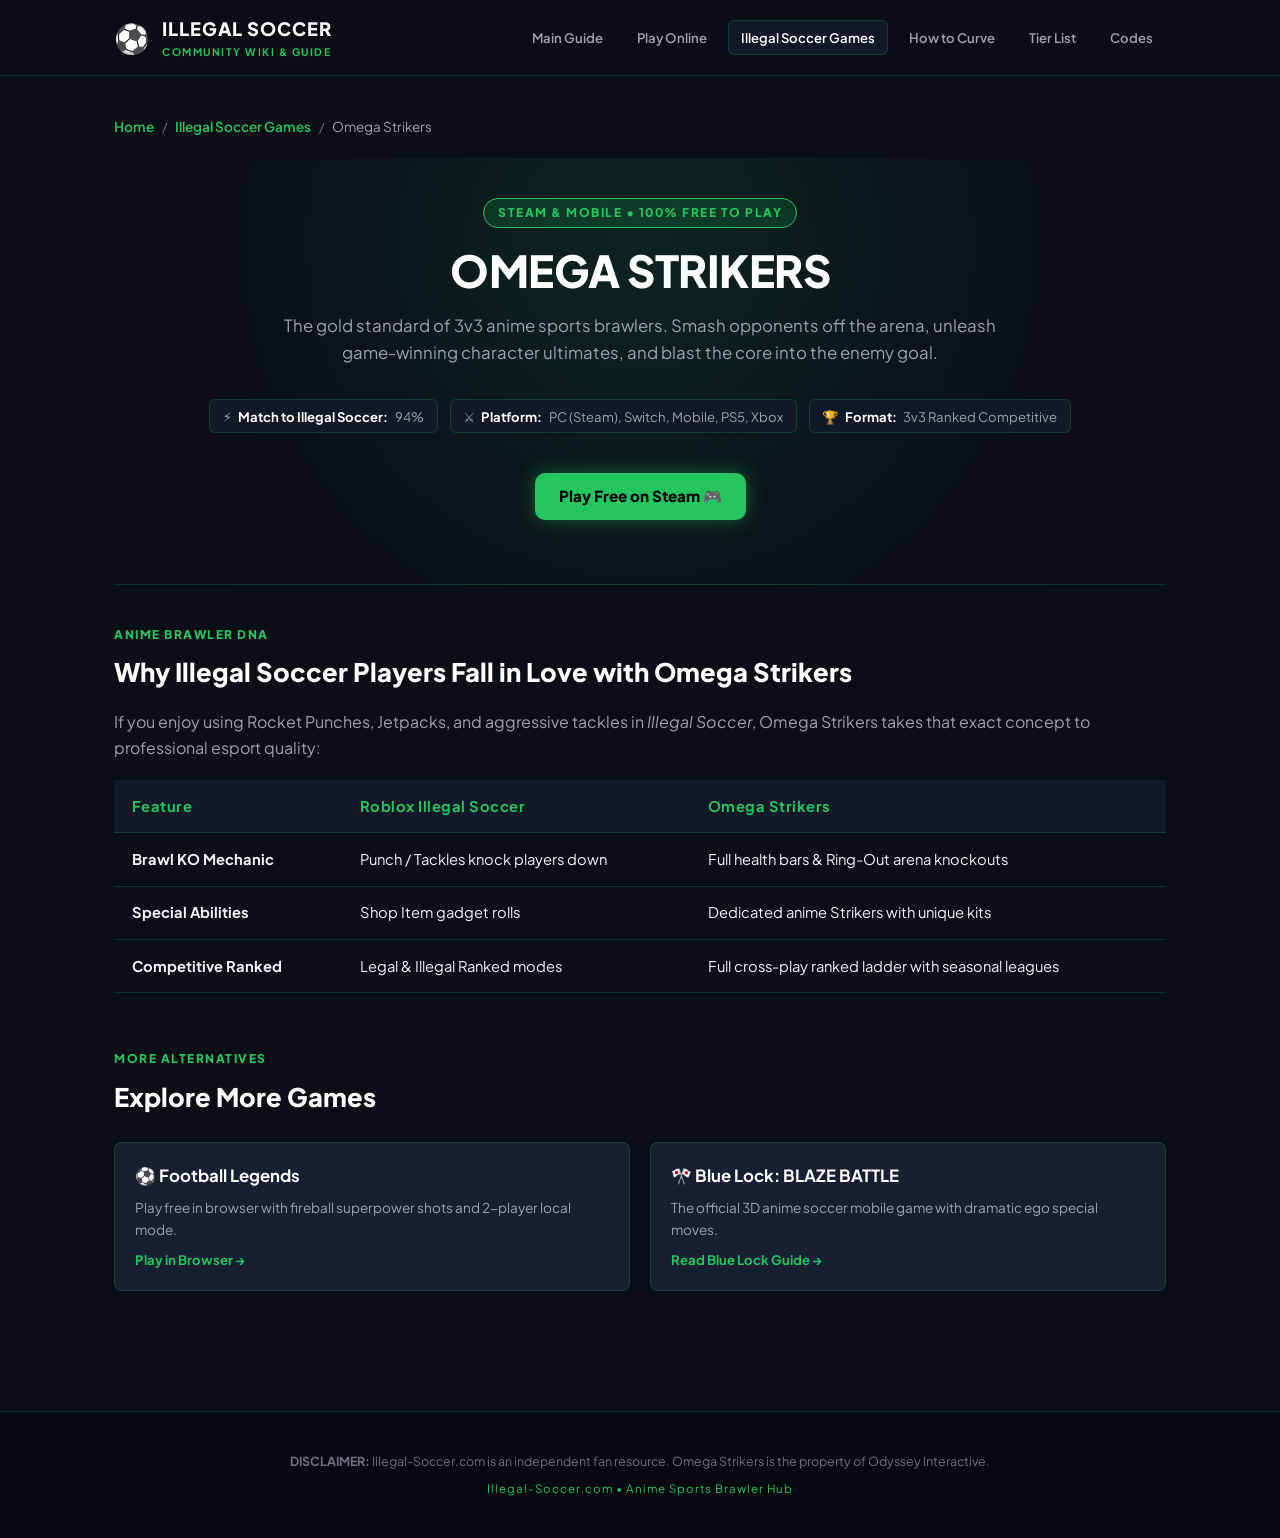
<file: illegal-soccer-games/omega-strikers/index.html>
<!DOCTYPE html>
<html lang="en">
<head>
  <meta charset="UTF-8">
  <meta name="viewport" content="width=device-width, initial-scale=1.0">
  <title>Omega Strikers - Free 3v3 Anime Sports Brawler Like Illegal Soccer (PC & Mobile)</title>
  <meta name="description" content="Discover Omega Strikers on Steam, Console & Mobile. High-velocity 3v3 anime sports action with knockouts, ultimate abilities, and competitive ranked play.">
  <meta name="keywords" content="omega strikers, anime soccer brawler, games like illegal soccer, omega strikers guide, free to play sports brawler">
  
  <link rel="canonical" href="https://illegal-soccer.com/illegal-soccer-games/omega-strikers/">
  <meta property="og:title" content="Omega Strikers - 3v3 Anime Sports Brawler Alternative">
  <meta property="og:description" content="Play Omega Strikers free on Steam & Mobile: 3v3 anime ability brawler with knockouts, goal strikes, and competitive ranked.">
  <meta property="og:type" content="article">
  <meta property="og:url" content="https://illegal-soccer.com/illegal-soccer-games/omega-strikers/">
  <link rel="icon" href="data:image/svg+xml,<svg xmlns=%22http://www.w3.org/2000/svg%22 viewBox=%220 0 100 100%22><text y=%22.9em%22 font-size=%2290%22>⚽</text></svg>">
  
  <!-- Structured Data JSON-LD -->
  <script type="application/ld+json">
  {
    "@context": "https://schema.org",
    "@graph": [
      {
        "@type": "BreadcrumbList",
        "itemListElement": [
          {
            "@type": "ListItem",
            "position": 1,
            "name": "Home",
            "item": "https://illegal-soccer.com/"
          },
          {
            "@type": "ListItem",
            "position": 2,
            "name": "Illegal Soccer Games",
            "item": "https://illegal-soccer.com/illegal-soccer-games/"
          },
          {
            "@type": "ListItem",
            "position": 3,
            "name": "Omega Strikers",
            "item": "https://illegal-soccer.com/illegal-soccer-games/omega-strikers/"
          }
        ]
      },
      {
        "@type": "VideoGame",
        "name": "Omega Strikers",
        "operatingSystem": "Windows, Switch, iOS, Android, PlayStation, Xbox",
        "applicationCategory": "Game",
        "genre": ["Sports", "Action", "Multiplayer", "MOBA"]
      }
    ]
  }
  </script>

  <!-- Google Fonts -->
  <link rel="preconnect" href="https://fonts.googleapis.com">
  <link rel="preconnect" href="https://fonts.gstatic.com" crossorigin>
  <link href="https://fonts.googleapis.com/css2?family=Plus+Jakarta+Sans:wght@400;500;600;700;800;900&family=JetBrains+Mono:wght@600;700&display=swap" rel="stylesheet">
  
  <link rel="stylesheet" href="/style.css">
  <script defer src="/_site-analytics.js"></script>
</head>
<body>
  <!-- Header Bar -->
  <header class="site-header">
    <div class="header-content">
      <a href="/" class="brand-logo">
        <span class="ball-icon">⚽</span>
        <div class="logo-text">
          <span class="brand-title">ILLEGAL SOCCER</span>
          <span class="brand-sub">COMMUNITY WIKI & GUIDE</span>
        </div>
      </a>
      <nav class="top-nav">
        <a href="/" class="nav-link">Main Guide</a>
        <a href="/play/" class="nav-link">Play Online</a>
        <a href="/illegal-soccer-games/" class="nav-link active">Illegal Soccer Games</a>
        <a href="/how-to-curve/" class="nav-link">How to Curve</a>
        <a href="/tier-list/" class="nav-link">Tier List</a>
        <a href="/codes/" class="nav-link">Codes</a>
      </nav>
    </div>
  </header>

  <!-- Main Container -->
  <main class="main-content">
    <!-- Breadcrumbs -->
    <nav class="breadcrumbs-nav" aria-label="Breadcrumb">
      <a href="/">Home</a>
      <span class="sep">/</span>
      <a href="/illegal-soccer-games/">Illegal Soccer Games</a>
      <span class="sep">/</span>
      <span class="current">Omega Strikers</span>
    </nav>

    <!-- Hero Banner -->
    <section class="hero-section">
      <div class="badge-tag">STEAM & MOBILE • 100% FREE TO PLAY</div>
      <h1 class="hero-title">OMEGA STRIKERS</h1>
      <p class="hero-sub">
        The gold standard of 3v3 anime sports brawlers. Smash opponents off the arena, unleash game-winning character ultimates, and blast the core into the enemy goal.
      </p>
      
      <div class="game-meta-pills" style="justify-content: center;">
        <span class="meta-pill">⚡ <strong>Match to Illegal Soccer:</strong> 94%</span>
        <span class="meta-pill">⚔️ <strong>Platform:</strong> PC (Steam), Switch, Mobile, PS5, Xbox</span>
        <span class="meta-pill">🏆 <strong>Format:</strong> 3v3 Ranked Competitive</span>
      </div>

      <div style="margin-top: 1.5rem; display:flex; justify-content:center; gap:1rem; flex-wrap:wrap;">
        <a href="https://store.steampowered.com/app/1869590/Omega_Strikers/" target="_blank" rel="nofollow noopener noreferrer" class="cta-play-btn" style="font-size:0.95rem; padding:0.7rem 1.5rem;">
          Play Free on Steam 🎮
        </a>
      </div>
    </section>

    <!-- Deep-Dive Comparison -->
    <section class="content-block">
      <div class="section-badge">ANIME BRAWLER DNA</div>
      <h2>Why Illegal Soccer Players Fall in Love with Omega Strikers</h2>
      <p>
        If you enjoy using Rocket Punches, Jetpacks, and aggressive tackles in <em>Illegal Soccer</em>, Omega Strikers takes that exact concept to professional esport quality:
      </p>

      <div class="table-responsive">
        <table class="data-table">
          <thead>
            <tr>
              <th>Feature</th>
              <th>Roblox Illegal Soccer</th>
              <th>Omega Strikers</th>
            </tr>
          </thead>
          <tbody>
            <tr>
              <td><strong>Brawl KO Mechanic</strong></td>
              <td>Punch / Tackles knock players down</td>
              <td>Full health bars & Ring-Out arena knockouts</td>
            </tr>
            <tr>
              <td><strong>Special Abilities</strong></td>
              <td>Shop Item gadget rolls</td>
              <td>Dedicated anime Strikers with unique kits</td>
            </tr>
            <tr>
              <td><strong>Competitive Ranked</strong></td>
              <td>Legal & Illegal Ranked modes</td>
              <td>Full cross-play ranked ladder with seasonal leagues</td>
            </tr>
          </tbody>
        </table>
      </div>
    </section>

    <!-- Hub Navigation -->
    <section class="content-block">
      <div class="section-badge">MORE ALTERNATIVES</div>
      <h2>Explore More Games</h2>
      <div class="hub-nav-grid">
        <a href="/illegal-soccer-games/football-legends/" class="hub-card">
          <h4>⚽ Football Legends</h4>
          <p>Play free in browser with fireball superpower shots and 2-player local mode.</p>
          <span class="hub-link-text">Play in Browser →</span>
        </a>
        <a href="/illegal-soccer-games/blue-lock-blaze-battle/" class="hub-card">
          <h4>🎌 Blue Lock: BLAZE BATTLE</h4>
          <p>The official 3D anime soccer mobile game with dramatic ego special moves.</p>
          <span class="hub-link-text">Read Blue Lock Guide →</span>
        </a>
      </div>
    </section>
  </main>

  <!-- Site Footer -->
  <footer class="site-footer">
    <div class="footer-content">
      <p class="disclaimer-text">
        <strong>DISCLAIMER:</strong> Illegal-Soccer.com is an independent fan resource. Omega Strikers is the property of Odyssey Interactive.
      </p>
      <p class="copyright-sub">Illegal-Soccer.com • Anime Sports Brawler Hub</p>
    </div>
  </footer>

  <script src="/app.js"></script>
</body>
</html>
</file>
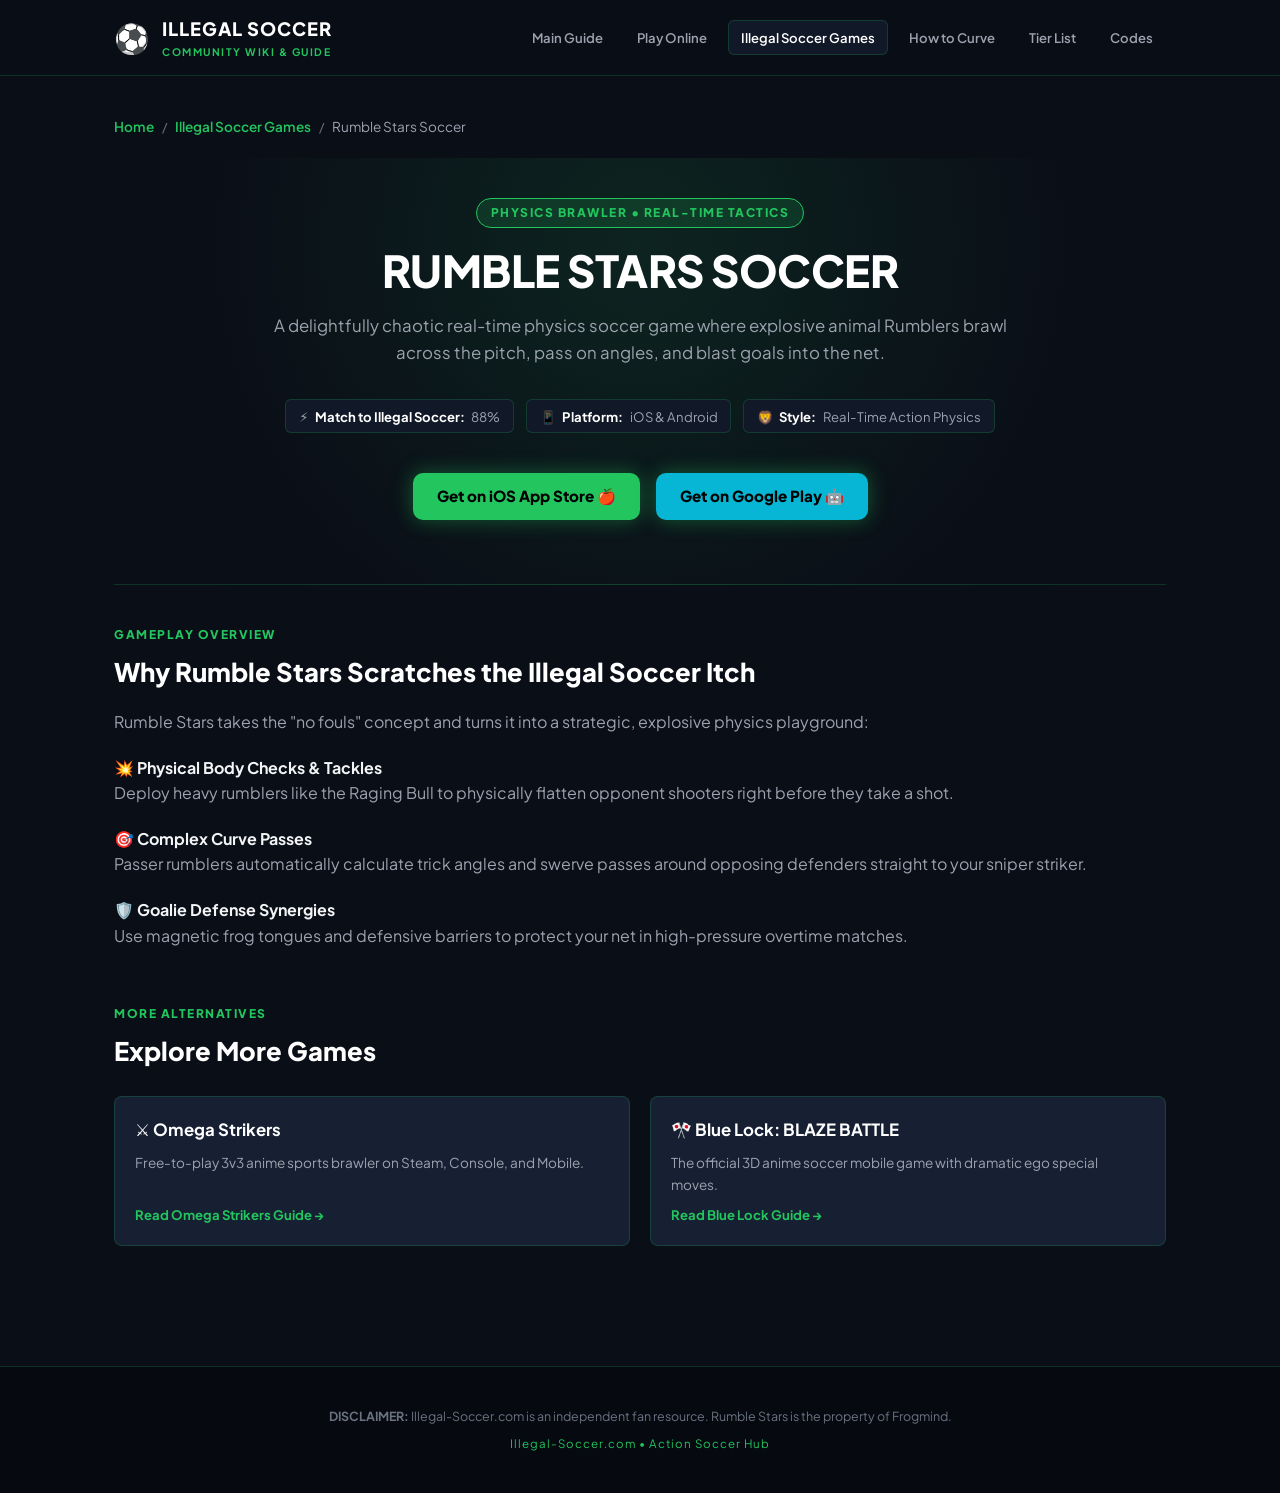
<file: illegal-soccer-games/rumble-stars/index.html>
<!DOCTYPE html>
<html lang="en">
<head>
  <meta charset="UTF-8">
  <meta name="viewport" content="width=device-width, initial-scale=1.0">
  <title>Rumble Stars Soccer - Real-Time Action Physics Brawler Like Illegal Soccer</title>
  <meta name="description" content="Discover Rumble Stars Soccer on iOS & Android. Fast-paced physics-based action soccer with explosive animal rumblers, skill combos, and multiplayer clubs.">
  <meta name="keywords" content="rumble stars soccer, rumble stars guide, games like illegal soccer, physics soccer games, action soccer brawl">
  
  <link rel="canonical" href="https://illegal-soccer.com/illegal-soccer-games/rumble-stars/">
  <meta property="og:title" content="Rumble Stars Soccer - Action Physics Brawler Alternative">
  <meta property="og:description" content="Play Rumble Stars Soccer: Real-time physics brawl soccer featuring explosive animal abilities and tactical pass combos.">
  <meta property="og:type" content="article">
  <meta property="og:url" content="https://illegal-soccer.com/illegal-soccer-games/rumble-stars/">
  <link rel="icon" href="data:image/svg+xml,<svg xmlns=%22http://www.w3.org/2000/svg%22 viewBox=%220 0 100 100%22><text y=%22.9em%22 font-size=%2290%22>⚽</text></svg>">
  
  <!-- Structured Data JSON-LD -->
  <script type="application/ld+json">
  {
    "@context": "https://schema.org",
    "@graph": [
      {
        "@type": "BreadcrumbList",
        "itemListElement": [
          {
            "@type": "ListItem",
            "position": 1,
            "name": "Home",
            "item": "https://illegal-soccer.com/"
          },
          {
            "@type": "ListItem",
            "position": 2,
            "name": "Illegal Soccer Games",
            "item": "https://illegal-soccer.com/illegal-soccer-games/"
          },
          {
            "@type": "ListItem",
            "position": 3,
            "name": "Rumble Stars Soccer",
            "item": "https://illegal-soccer.com/illegal-soccer-games/rumble-stars/"
          }
        ]
      },
      {
        "@type": "SoftwareApplication",
        "name": "Rumble Stars Soccer",
        "operatingSystem": "iOS, Android",
        "applicationCategory": "GameApplication"
      }
    ]
  }
  </script>

  <!-- Google Fonts -->
  <link rel="preconnect" href="https://fonts.googleapis.com">
  <link rel="preconnect" href="https://fonts.gstatic.com" crossorigin>
  <link href="https://fonts.googleapis.com/css2?family=Plus+Jakarta+Sans:wght@400;500;600;700;800;900&family=JetBrains+Mono:wght@600;700&display=swap" rel="stylesheet">
  
  <link rel="stylesheet" href="/style.css">
  <script defer src="/_site-analytics.js"></script>
</head>
<body>
  <!-- Header Bar -->
  <header class="site-header">
    <div class="header-content">
      <a href="/" class="brand-logo">
        <span class="ball-icon">⚽</span>
        <div class="logo-text">
          <span class="brand-title">ILLEGAL SOCCER</span>
          <span class="brand-sub">COMMUNITY WIKI & GUIDE</span>
        </div>
      </a>
      <nav class="top-nav">
        <a href="/" class="nav-link">Main Guide</a>
        <a href="/play/" class="nav-link">Play Online</a>
        <a href="/illegal-soccer-games/" class="nav-link active">Illegal Soccer Games</a>
        <a href="/how-to-curve/" class="nav-link">How to Curve</a>
        <a href="/tier-list/" class="nav-link">Tier List</a>
        <a href="/codes/" class="nav-link">Codes</a>
      </nav>
    </div>
  </header>

  <!-- Main Container -->
  <main class="main-content">
    <!-- Breadcrumbs -->
    <nav class="breadcrumbs-nav" aria-label="Breadcrumb">
      <a href="/">Home</a>
      <span class="sep">/</span>
      <a href="/illegal-soccer-games/">Illegal Soccer Games</a>
      <span class="sep">/</span>
      <span class="current">Rumble Stars Soccer</span>
    </nav>

    <!-- Hero Banner -->
    <section class="hero-section">
      <div class="badge-tag">PHYSICS BRAWLER • REAL-TIME TACTICS</div>
      <h1 class="hero-title">RUMBLE STARS SOCCER</h1>
      <p class="hero-sub">
        A delightfully chaotic real-time physics soccer game where explosive animal Rumblers brawl across the pitch, pass on angles, and blast goals into the net.
      </p>
      
      <div class="game-meta-pills" style="justify-content: center;">
        <span class="meta-pill">⚡ <strong>Match to Illegal Soccer:</strong> 88%</span>
        <span class="meta-pill">📱 <strong>Platform:</strong> iOS & Android</span>
        <span class="meta-pill">🦁 <strong>Style:</strong> Real-Time Action Physics</span>
      </div>

      <div style="margin-top: 1.5rem; display:flex; justify-content:center; gap:1rem; flex-wrap:wrap;">
        <a href="https://apps.apple.com" target="_blank" rel="nofollow noopener noreferrer" class="cta-play-btn" style="font-size:0.95rem; padding:0.7rem 1.5rem;">
          Get on iOS App Store 🍎
        </a>
        <a href="https://play.google.com" target="_blank" rel="nofollow noopener noreferrer" class="cta-play-btn" style="font-size:0.95rem; padding:0.7rem 1.5rem; background:var(--accent-cyan);">
          Get on Google Play 🤖
        </a>
      </div>
    </section>

    <!-- Key Mechanics -->
    <section class="content-block">
      <div class="section-badge">GAMEPLAY OVERVIEW</div>
      <h2>Why Rumble Stars Scratches the Illegal Soccer Itch</h2>
      <p>
        Rumble Stars takes the "no fouls" concept and turns it into a strategic, explosive physics playground:
      </p>

      <div class="tips-grid">
        <div class="tip-box">
          <h4>💥 Physical Body Checks & Tackles</h4>
          <p>Deploy heavy rumblers like the Raging Bull to physically flatten opponent shooters right before they take a shot.</p>
        </div>
        <div class="tip-box">
          <h4>🎯 Complex Curve Passes</h4>
          <p>Passer rumblers automatically calculate trick angles and swerve passes around opposing defenders straight to your sniper striker.</p>
        </div>
        <div class="tip-box">
          <h4>🛡️ Goalie Defense Synergies</h4>
          <p>Use magnetic frog tongues and defensive barriers to protect your net in high-pressure overtime matches.</p>
        </div>
      </div>
    </section>

    <!-- Hub Navigation -->
    <section class="content-block">
      <div class="section-badge">MORE ALTERNATIVES</div>
      <h2>Explore More Games</h2>
      <div class="hub-nav-grid">
        <a href="/illegal-soccer-games/omega-strikers/" class="hub-card">
          <h4>⚔️ Omega Strikers</h4>
          <p>Free-to-play 3v3 anime sports brawler on Steam, Console, and Mobile.</p>
          <span class="hub-link-text">Read Omega Strikers Guide →</span>
        </a>
        <a href="/illegal-soccer-games/blue-lock-blaze-battle/" class="hub-card">
          <h4>🎌 Blue Lock: BLAZE BATTLE</h4>
          <p>The official 3D anime soccer mobile game with dramatic ego special moves.</p>
          <span class="hub-link-text">Read Blue Lock Guide →</span>
        </a>
      </div>
    </section>
  </main>

  <!-- Site Footer -->
  <footer class="site-footer">
    <div class="footer-content">
      <p class="disclaimer-text">
        <strong>DISCLAIMER:</strong> Illegal-Soccer.com is an independent fan resource. Rumble Stars is the property of Frogmind.
      </p>
      <p class="copyright-sub">Illegal-Soccer.com • Action Soccer Hub</p>
    </div>
  </footer>

  <script src="/app.js"></script>
</body>
</html>
</file>
<file: style.css>
:root {
  --bg-main: #0a0e17;
  --bg-card: #111827;
  --bg-card-hover: #172033;
  --border-color: rgba(34, 197, 94, 0.2);
  --border-glow: rgba(34, 197, 94, 0.4);
  --primary-accent: #22c55e;
  --primary-hover: #16a34a;
  --accent-cyan: #06b6d4;
  --accent-gold: #f59e0b;
  --accent-red: #ef4444;
  --text-main: #f3f4f6;
  --text-muted: #9ca3af;
  --text-dim: #6b7280;
  --font-sans: 'Plus Jakarta Sans', system-ui, -apple-system, sans-serif;
  --font-mono: 'JetBrains Mono', monospace;
}

* {
  box-sizing: border-box;
  margin: 0;
  padding: 0;
}

body {
  background-color: var(--bg-main);
  color: var(--text-main);
  font-family: var(--font-sans);
  line-height: 1.6;
  min-height: 100vh;
  display: flex;
  flex-direction: column;
}

/* Header */
.site-header {
  background: rgba(10, 14, 23, 0.92);
  backdrop-filter: blur(12px);
  border-bottom: 1px solid var(--border-color);
  position: sticky;
  top: 0;
  z-index: 100;
}

.header-content {
  max-width: 1100px;
  margin: 0 auto;
  padding: 0.9rem 1.5rem;
  display: flex;
  align-items: center;
  justify-content: space-between;
  flex-wrap: wrap;
  gap: 1rem;
}

.brand-logo {
  display: flex;
  align-items: center;
  gap: 0.75rem;
  text-decoration: none;
  color: #fff;
}

.ball-icon {
  font-size: 1.8rem;
}

.logo-text {
  display: flex;
  flex-direction: column;
}

.brand-title {
  font-weight: 900;
  font-size: 1.15rem;
  letter-spacing: 1px;
}

.brand-sub {
  font-size: 0.65rem;
  font-weight: 700;
  letter-spacing: 1.5px;
  color: var(--primary-accent);
}

.top-nav {
  display: flex;
  gap: 0.5rem;
  flex-wrap: wrap;
}

.nav-link {
  color: var(--text-muted);
  text-decoration: none;
  font-size: 0.82rem;
  font-weight: 600;
  padding: 0.35rem 0.75rem;
  border-radius: 6px;
  border: 1px solid transparent;
  transition: all 0.2s ease;
}

.nav-link:hover, .nav-link.active {
  color: #fff;
  border-color: var(--border-color);
  background: var(--bg-card);
}

/* Main Container */
.main-content {
  max-width: 1100px;
  margin: 0 auto;
  padding: 2rem 1.5rem 4rem 1.5rem;
  width: 100%;
}

/* Breadcrumbs */
.breadcrumbs-nav {
  padding: 0.5rem 0 1.25rem 0;
  font-size: 0.85rem;
  color: var(--text-dim);
  display: flex;
  align-items: center;
  gap: 0.5rem;
  flex-wrap: wrap;
}

.breadcrumbs-nav a {
  color: var(--primary-accent);
  text-decoration: none;
  font-weight: 600;
}

.breadcrumbs-nav a:hover {
  text-decoration: underline;
}

.breadcrumbs-nav .sep {
  color: var(--text-dim);
  font-size: 0.8rem;
}

.breadcrumbs-nav .current {
  color: var(--text-muted);
}

/* Hero Section */
.hero-section {
  text-align: center;
  padding: 2.5rem 1rem 3rem 1rem;
  background: radial-gradient(circle at 50% 20%, rgba(34, 197, 94, 0.12) 0%, rgba(10, 14, 23, 0) 70%);
  border-bottom: 1px solid var(--border-color);
  margin-bottom: 2.5rem;
}

.badge-tag {
  display: inline-block;
  padding: 0.3rem 0.85rem;
  background: rgba(34, 197, 94, 0.15);
  border: 1px solid var(--primary-accent);
  color: var(--primary-accent);
  font-size: 0.75rem;
  font-weight: 800;
  border-radius: 20px;
  letter-spacing: 1.5px;
  margin-bottom: 1rem;
}

.hero-title {
  font-size: clamp(2rem, 5vw, 2.75rem);
  font-weight: 900;
  line-height: 1.2;
  margin-bottom: 1rem;
  letter-spacing: -0.5px;
  color: #fff;
}

.hero-sub {
  max-width: 760px;
  margin: 0 auto 2rem auto;
  color: var(--text-muted);
  font-size: 1.05rem;
  line-height: 1.6;
}

/* Quick Facts Grid */
.quick-facts-grid {
  display: grid;
  grid-template-columns: repeat(auto-fit, minmax(200px, 1fr));
  gap: 1rem;
  max-width: 900px;
  margin: 0 auto;
}

.fact-card {
  background: var(--bg-card);
  border: 1px solid var(--border-color);
  border-radius: 8px;
  padding: 1.25rem 1rem;
  text-align: center;
}

.fact-label {
  font-size: 0.72rem;
  font-weight: 700;
  letter-spacing: 1.2px;
  color: var(--text-dim);
  margin-bottom: 0.35rem;
}

.fact-val {
  font-size: 1.15rem;
  font-weight: 800;
  color: #fff;
}

.text-accent { color: var(--primary-accent); }
.text-cyan { color: var(--accent-cyan); }
.text-gold { color: var(--accent-gold); }
.text-red { color: var(--accent-red); }

/* GEO Direct Answer Box */
.geo-direct-answer {
  background: rgba(34, 197, 94, 0.08);
  border: 1px solid var(--border-color);
  border-radius: 10px;
  padding: 1.25rem 1.5rem;
  margin-bottom: 2.5rem;
}

.geo-direct-answer h3 {
  font-size: 0.95rem;
  font-weight: 800;
  letter-spacing: 1px;
  color: var(--primary-accent);
  margin-bottom: 0.75rem;
  text-transform: uppercase;
}

.geo-direct-answer ul {
  list-style: none;
  display: flex;
  flex-direction: column;
  gap: 0.5rem;
  font-size: 0.95rem;
  color: var(--text-main);
}

.geo-direct-answer li strong {
  color: #fff;
}

/* Content Blocks */
.content-block {
  margin-bottom: 3.5rem;
}

.section-badge {
  color: var(--primary-accent);
  font-size: 0.75rem;
  font-weight: 800;
  letter-spacing: 1.5px;
  margin-bottom: 0.5rem;
}

.content-block h2 {
  font-size: 1.6rem;
  font-weight: 800;
  color: #fff;
  margin-bottom: 1rem;
}

.content-block p {
  color: var(--text-muted);
  font-size: 1rem;
  margin-bottom: 1.25rem;
}

/* Guide Callout Box */
.guide-callout-box {
  background: rgba(17, 24, 39, 0.85);
  border: 1px solid var(--border-color);
  border-radius: 8px;
  padding: 1.5rem;
  margin-bottom: 1.5rem;
}

.guide-callout-box h3 {
  font-size: 1.15rem;
  color: #fff;
  margin-bottom: 0.75rem;
}

.step-list {
  padding-left: 1.4rem;
  display: flex;
  flex-direction: column;
  gap: 0.75rem;
  color: var(--text-muted);
}

.step-list strong {
  color: #fff;
}

/* Keybinds Table & Grid */
.keybind-grid {
  display: grid;
  grid-template-columns: repeat(auto-fit, minmax(220px, 1fr));
  gap: 1rem;
  margin-bottom: 1.5rem;
}

.keybind-card {
  background: var(--bg-card);
  border: 1px solid var(--border-color);
  border-radius: 8px;
  padding: 1.1rem;
  display: flex;
  align-items: center;
  justify-content: space-between;
}

.key-badge {
  background: #1f2937;
  border: 1px solid #374151;
  color: var(--primary-accent);
  padding: 0.3rem 0.6rem;
  border-radius: 6px;
  font-family: var(--font-mono);
  font-weight: 700;
  font-size: 0.88rem;
  box-shadow: 0 2px 4px rgba(0,0,0,0.4);
}

.key-action {
  font-size: 0.92rem;
  color: #fff;
  font-weight: 600;
}

/* Data Table */
.table-responsive {
  overflow-x: auto;
  margin-bottom: 1.5rem;
}

.data-table {
  width: 100%;
  border-collapse: collapse;
  font-size: 0.92rem;
}

.data-table th, .data-table td {
  padding: 0.9rem 1.1rem;
  border-bottom: 1px solid var(--border-color);
  text-align: left;
}

.data-table th {
  background: var(--bg-card);
  color: var(--primary-accent);
  font-weight: 700;
  letter-spacing: 0.5px;
}

.data-table tr:hover {
  background: rgba(34, 197, 94, 0.04);
}

/* Interactive Curve Simulator */
.interactive-card {
  background: radial-gradient(circle at 50% 0%, rgba(34, 197, 94, 0.1) 0%, var(--bg-card) 70%);
  border: 1px solid var(--border-glow);
  border-radius: 12px;
  padding: 2rem;
}

.calc-form {
  display: flex;
  flex-direction: column;
  gap: 1.25rem;
  max-width: 650px;
  margin: 1.5rem auto 0 auto;
}

.form-group {
  display: flex;
  flex-direction: column;
  gap: 0.5rem;
  text-align: left;
}

.form-group label {
  font-weight: 600;
  font-size: 0.9rem;
  color: var(--text-main);
}

.form-group input, .form-group select {
  background: #0f172a;
  border: 1px solid var(--border-color);
  border-radius: 8px;
  padding: 0.75rem 1rem;
  color: #fff;
  font-family: inherit;
  font-size: 1rem;
}

.calc-btn {
  background: var(--primary-accent);
  color: #000;
  border: none;
  border-radius: 8px;
  padding: 0.9rem 1.5rem;
  font-weight: 800;
  font-size: 1rem;
  cursor: pointer;
  transition: background 0.2s ease, transform 0.1s ease;
}

.calc-btn:hover {
  background: var(--primary-hover);
  transform: translateY(-1px);
}

.calc-output {
  background: rgba(10, 14, 23, 0.9);
  border: 1px solid var(--border-color);
  border-radius: 8px;
  padding: 1rem;
  text-align: center;
  font-family: var(--font-mono);
  font-size: 0.95rem;
  color: var(--accent-gold);
  font-weight: 600;
}

/* Tier Badges */
.tier-tag {
  display: inline-block;
  padding: 0.2rem 0.55rem;
  border-radius: 4px;
  font-weight: 800;
  font-size: 0.75rem;
  font-family: var(--font-mono);
}
.tier-s { background: rgba(239, 68, 68, 0.2); color: #f87171; border: 1px solid #ef4444; }
.tier-a { background: rgba(245, 158, 11, 0.2); color: #fbbf24; border: 1px solid #f59e0b; }
.tier-b { background: rgba(6, 182, 212, 0.2); color: #38bdf8; border: 1px solid #06b6d4; }
.tier-c { background: rgba(107, 114, 128, 0.2); color: #9ca3af; border: 1px solid #6b7280; }
.tier-d { background: rgba(75, 85, 99, 0.2); color: #6b7280; border: 1px solid #4b5563; }

/* Hub Navigation Grid */
.hub-nav-grid {
  display: grid;
  grid-template-columns: repeat(auto-fit, minmax(280px, 1fr));
  gap: 1.25rem;
  margin-top: 1.5rem;
}

.hub-card {
  background: var(--bg-card-hover);
  border: 1px solid var(--border-color);
  border-radius: 8px;
  padding: 1.25rem;
  text-decoration: none;
  color: inherit;
  transition: all 0.2s ease;
  display: flex;
  flex-direction: column;
  gap: 0.5rem;
}

.hub-card:hover {
  border-color: var(--primary-accent);
  transform: translateY(-2px);
}

.hub-card h4 {
  font-size: 1.05rem;
  color: #fff;
  font-weight: 700;
}

.hub-card p {
  font-size: 0.85rem;
  color: var(--text-muted);
  margin-bottom: 0;
}

.hub-card .hub-link-text {
  font-size: 0.82rem;
  color: var(--primary-accent);
  font-weight: 700;
  margin-top: auto;
}

/* FAQ Accordion */
.faq-accordion {
  display: flex;
  flex-direction: column;
  gap: 0.85rem;
}

.faq-item {
  background: var(--bg-card-hover);
  border: 1px solid var(--border-color);
  border-radius: 8px;
  overflow: hidden;
}

.faq-item summary {
  padding: 1rem 1.25rem;
  font-weight: 700;
  font-size: 0.98rem;
  color: #fff;
  cursor: pointer;
  list-style: none;
  display: flex;
  justify-content: space-between;
  align-items: center;
}

.faq-item summary::-webkit-details-marker {
  display: none;
}

.faq-item summary::after {
  content: "+";
  font-size: 1.2rem;
  color: var(--primary-accent);
  transition: transform 0.2s ease;
}

.faq-item[open] summary::after {
  transform: rotate(45deg);
}

.faq-answer {
  padding: 0 1.25rem 1.25rem;
  color: var(--text-muted);
  font-size: 0.92rem;
}

/* Footer */
.site-footer {
  border-top: 1px solid var(--border-color);
  background: #060910;
  padding: 2.5rem 1.5rem;
  margin-top: auto;
}

.footer-content {
  max-width: 900px;
  margin: 0 auto;
  text-align: center;
}

.disclaimer-text {
  font-size: 0.78rem;
  color: var(--text-dim);
  line-height: 1.6;
  margin-bottom: 0.5rem;
}

.copyright-sub {
  font-size: 0.72rem;
  color: var(--primary-accent);
  letter-spacing: 1px;
}

/* Play Now CTA & Platform Cards */
.cta-banner-box {
  background: radial-gradient(circle at 50% 0%, rgba(34, 197, 94, 0.2) 0%, var(--bg-card) 80%);
  border: 1px solid var(--primary-accent);
  border-radius: 12px;
  padding: 2rem 1.5rem;
  text-align: center;
  margin-bottom: 2.5rem;
}

.cta-play-btn {
  display: inline-flex;
  align-items: center;
  gap: 0.75rem;
  background: var(--primary-accent);
  color: #000;
  text-decoration: none;
  font-weight: 900;
  font-size: 1.2rem;
  padding: 1rem 2.2rem;
  border-radius: 10px;
  box-shadow: 0 0 20px rgba(34, 197, 94, 0.4);
  transition: all 0.2s ease;
  margin: 1rem 0;
}

.cta-play-btn:hover {
  background: #4ade80;
  transform: translateY(-2px);
  box-shadow: 0 0 30px rgba(34, 197, 94, 0.6);
}

.platform-grid {
  display: grid;
  grid-template-columns: repeat(auto-fit, minmax(240px, 1fr));
  gap: 1.25rem;
  margin: 1.5rem 0;
}

.platform-card {
  background: var(--bg-card);
  border: 1px solid var(--border-color);
  border-radius: 8px;
  padding: 1.25rem;
  display: flex;
  flex-direction: column;
  gap: 0.5rem;
}

.platform-card h4 {
  font-size: 1.1rem;
  color: #fff;
  display: flex;
  align-items: center;
  gap: 0.5rem;
}

.platform-card p {
  font-size: 0.88rem;
  color: var(--text-muted);
  margin-bottom: 0;
}

/* Alternatives Cards */
.alt-game-grid {
  display: grid;
  grid-template-columns: repeat(auto-fit, minmax(280px, 1fr));
  gap: 1.5rem;
  margin: 1.5rem 0;
}

.alt-card {
  background: var(--bg-card);
  border: 1px solid var(--border-color);
  border-radius: 10px;
  padding: 1.25rem;
  display: flex;
  flex-direction: column;
  gap: 0.75rem;
  transition: transform 0.2s ease, border-color 0.2s ease, box-shadow 0.2s ease;
}

.alt-card:hover {
  border-color: var(--primary-accent);
  transform: translateY(-2px);
  box-shadow: 0 8px 24px rgba(34, 197, 94, 0.12);
}

.alt-card-thumb {
  position: relative;
  width: 100%;
  aspect-ratio: 16 / 9;
  border-radius: 8px;
  overflow: hidden;
  background: #0b1320;
  border: 1px solid rgba(255, 255, 255, 0.08);
}

.alt-card-thumb img {
  width: 100%;
  height: 100%;
  object-fit: cover;
  transition: transform 0.35s ease;
  display: block;
}

.alt-card:hover .alt-card-thumb img {
  transform: scale(1.05);
}

.alt-thumb-overlay {
  position: absolute;
  top: 0.5rem;
  right: 0.5rem;
  background: rgba(0, 0, 0, 0.75);
  backdrop-filter: blur(4px);
  padding: 0.2rem 0.5rem;
  border-radius: 4px;
  font-size: 0.72rem;
  font-weight: 800;
  color: var(--primary-accent);
  border: 1px solid rgba(34, 197, 94, 0.3);
}

.alt-card-header {
  display: flex;
  justify-content: space-between;
  align-items: flex-start;
  gap: 0.5rem;
}

.alt-card-title {
  font-size: 1.15rem;
  font-weight: 800;
  color: #fff;
}

.alt-badge {
  font-size: 0.72rem;
  font-weight: 800;
  padding: 0.2rem 0.5rem;
  border-radius: 4px;
  background: rgba(6, 182, 212, 0.15);
  color: var(--accent-cyan);
  border: 1px solid rgba(6, 182, 212, 0.4);
}

.alt-card p {
  font-size: 0.9rem;
  color: var(--text-muted);
  margin-bottom: 0;
}

.alt-play-link {
  display: inline-block;
  color: var(--primary-accent);
  font-size: 0.85rem;
  font-weight: 700;
  text-decoration: none;
  margin-top: auto;
}

.alt-play-link:hover {
  text-decoration: underline;
}

/* Canvas Mini Shootout Game */
.mini-game-container {
  background: #09121d;
  border: 1px solid var(--border-glow);
  border-radius: 12px;
  padding: 1.5rem;
  text-align: center;
  margin: 2rem 0;
}

#shootoutCanvas {
  background: #14532d;
  border: 2px solid #22c55e;
  border-radius: 8px;
  max-width: 100%;
  box-shadow: inset 0 0 20px rgba(0,0,0,0.5);
  cursor: crosshair;
}

.game-controls-bar {
  display: flex;
  justify-content: center;
  align-items: center;
  gap: 1.5rem;
  margin-top: 1rem;
  flex-wrap: wrap;
  font-size: 0.95rem;
}

/* Embedded Game Iframe Container */
.game-iframe-wrapper {
  position: relative;
  width: 100%;
  height: 0;
  padding-bottom: 58%; /* Aspect ratio matching game canvas */
  background: #000;
  border-radius: 12px;
  overflow: hidden;
  border: 1px solid var(--border-glow);
  margin: 0.5rem auto 1rem auto;
  box-shadow: 0 10px 30px rgba(0, 0, 0, 0.6);
}

.game-iframe-wrapper iframe {
  position: absolute;
  top: 0;
  left: 0;
  width: 100%;
  height: calc(100% + 45px); /* Smoothly masks out bottom 1.0.7p text */
  border: none;
}

/* Game Detail Spec Badges */
.game-meta-pills {
  display: flex;
  flex-wrap: wrap;
  gap: 0.75rem;
  margin-bottom: 1.5rem;
}

.meta-pill {
  background: var(--bg-card);
  border: 1px solid var(--border-color);
  padding: 0.35rem 0.8rem;
  border-radius: 6px;
  font-size: 0.82rem;
  color: var(--text-muted);
  display: flex;
  align-items: center;
  gap: 0.4rem;
}

.meta-pill strong {
  color: #fff;
}

/* Arcade Action Toolbar */
.game-action-toolbar {
  background: var(--bg-card);
  border: 1px solid var(--border-color);
  border-radius: 8px;
  padding: 0.6rem 1rem;
  display: flex;
  justify-content: space-between;
  align-items: center;
  flex-wrap: wrap;
  gap: 0.75rem;
  margin-bottom: 2rem;
}

.left-tools, .right-tools {
  display: flex;
  align-items: center;
  gap: 0.5rem;
  flex-wrap: wrap;
}

.arcade-tool-btn {
  background: #1f293d;
  color: var(--text-main);
  border: 1px solid var(--border-color);
  padding: 0.4rem 0.85rem;
  border-radius: 6px;
  font-size: 0.82rem;
  font-weight: 700;
  cursor: pointer;
  display: inline-flex;
  align-items: center;
  gap: 0.4rem;
  transition: all 0.2s ease;
  font-family: inherit;
}

.arcade-tool-btn:hover {
  background: rgba(34, 197, 94, 0.15);
  border-color: var(--primary-accent);
  color: #fff;
}

.arcade-tool-btn.primary-tool {
  background: rgba(34, 197, 94, 0.2);
  color: var(--primary-accent);
  border-color: var(--primary-accent);
}

.arcade-tool-btn.primary-tool:hover {
  background: var(--primary-accent);
  color: #000;
}

/* Theater Mode Expansion */
.theater-active .game-iframe-wrapper {
  max-width: 100vw !important;
  margin-left: calc(-50vw + 50%) !important;
  margin-right: calc(-50vw + 50%) !important;
  width: 100vw !important;
  border-radius: 0 !important;
  border-left: none;
  border-right: none;
}

/* Fullscreen CSS Override */
.game-iframe-wrapper:fullscreen,
.game-iframe-wrapper:-webkit-full-screen {
  width: 100vw !important;
  height: 100vh !important;
  max-width: 100vw !important;
  padding-bottom: 0 !important;
  border-radius: 0 !important;
  border: none !important;
  background: #000 !important;
}

.game-iframe-wrapper:fullscreen iframe,
.game-iframe-wrapper:-webkit-full-screen iframe {
  width: 100% !important;
  height: 100% !important;
}
</file>
